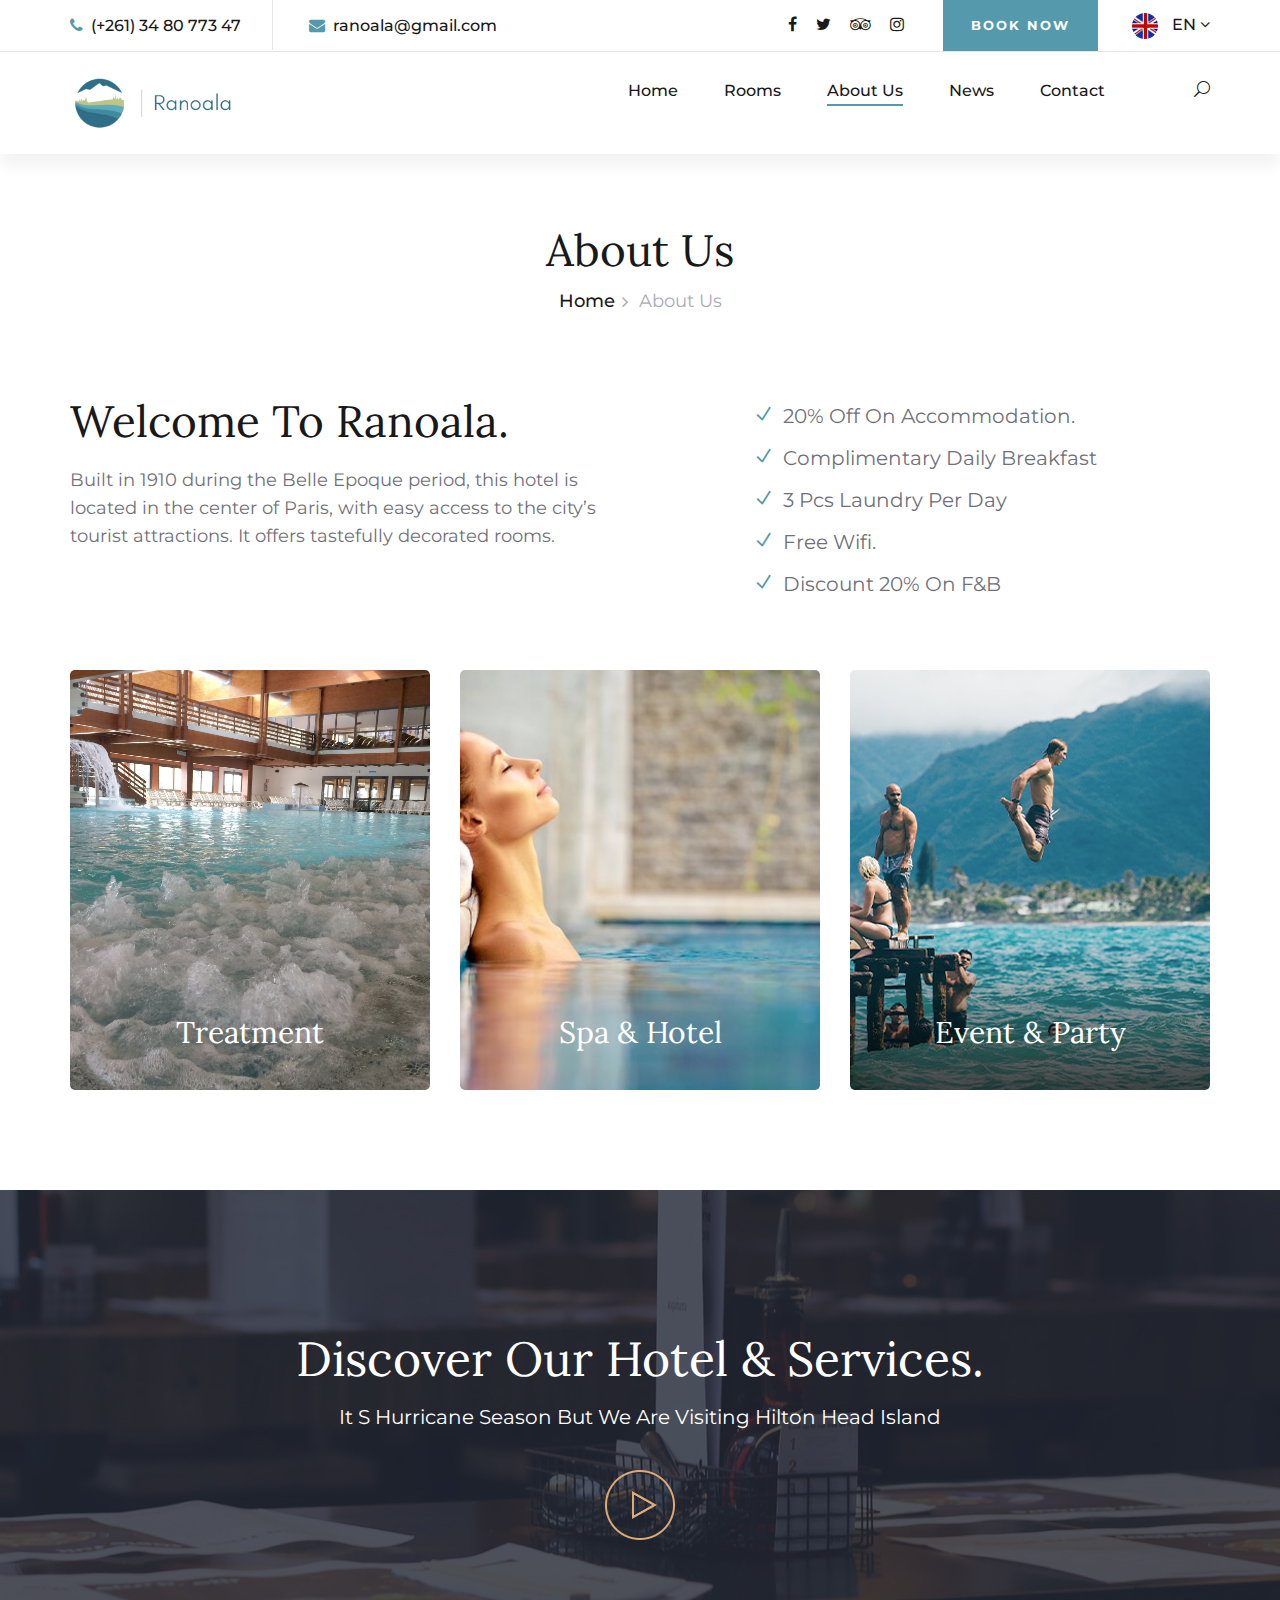
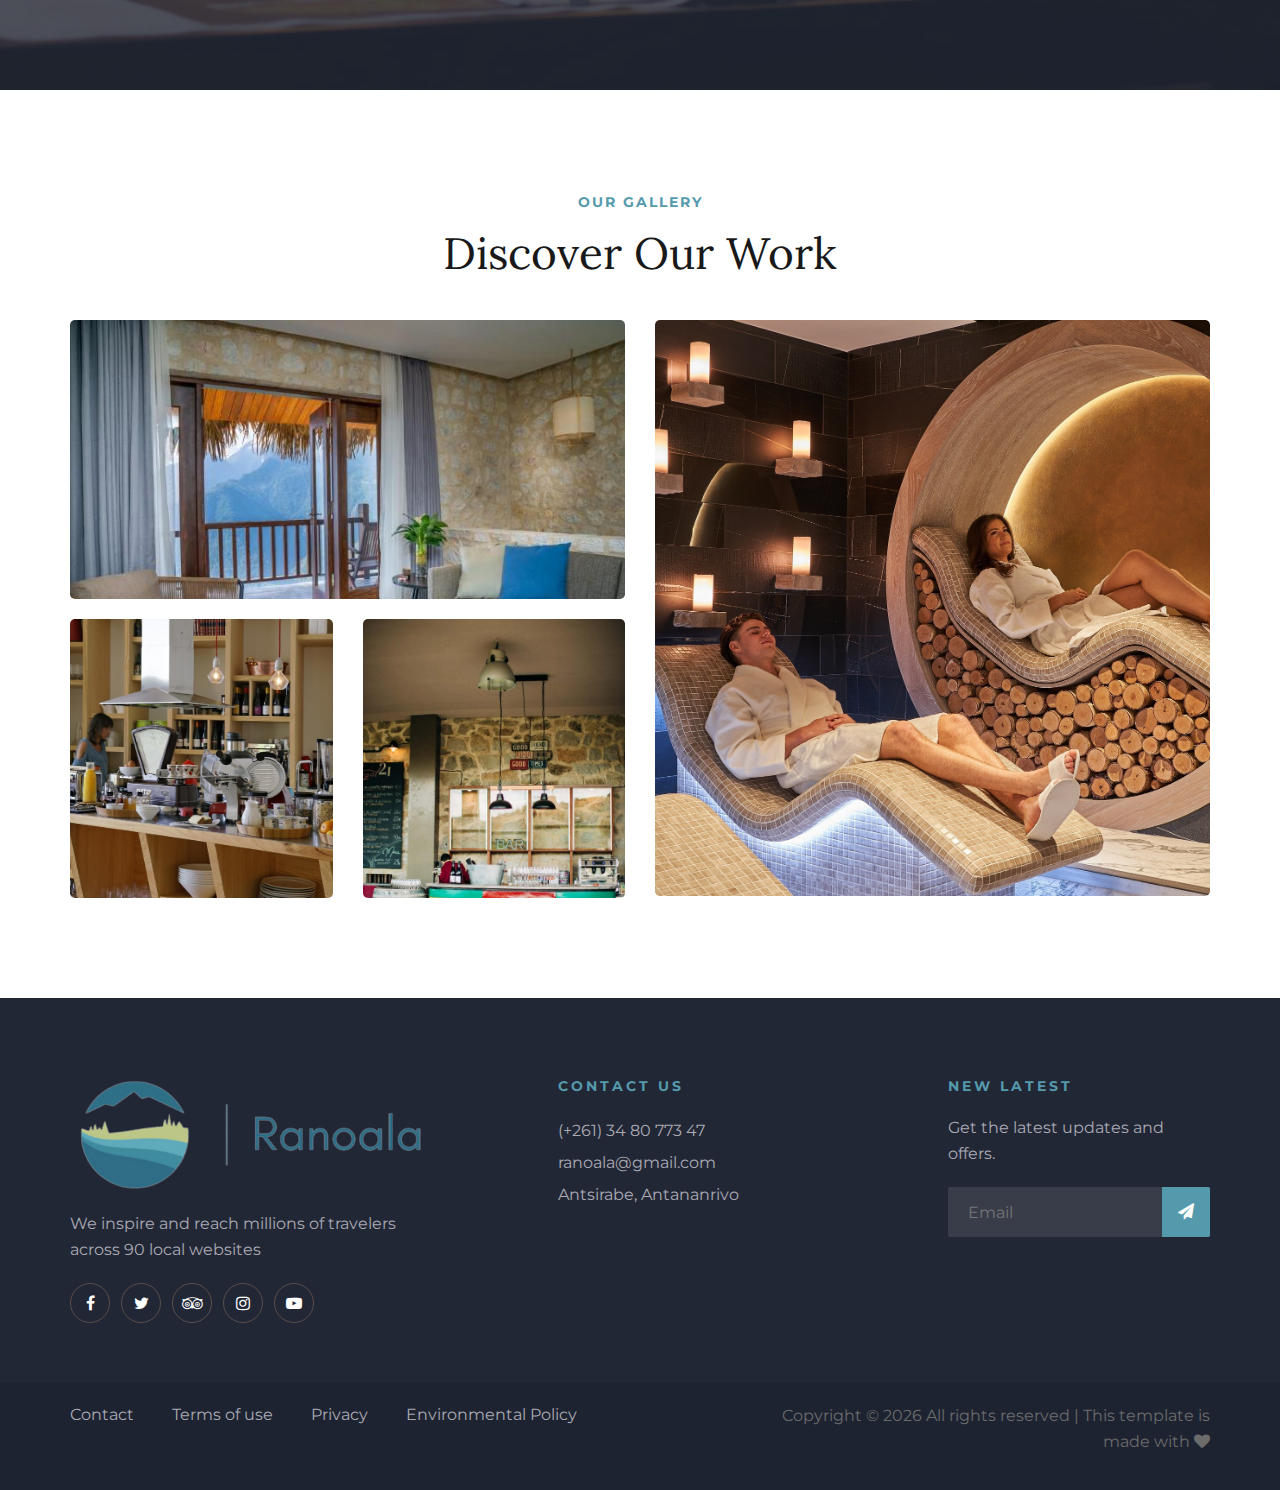
<file: about-us.html>
<!DOCTYPE html>
<html lang="zxx">
  <head>
    <meta charset="UTF-8" />
    <meta name="description" content="Ranoala Template" />
    <meta name="keywords" content="Ranoala, unica, creative, html" />
    <meta name="viewport" content="width=device-width, initial-scale=1.0" />
    <meta http-equiv="X-UA-Compatible" content="ie=edge" />
    <title>Ranoala | Template</title>

    <!-- Google Font -->
    <link
      href="https://fonts.googleapis.com/css?family=Lora:400,700&display=swap"
      rel="stylesheet"
    />
    <link rel="preconnect" href="https://fonts.googleapis.com" />
    <link rel="preconnect" href="https://fonts.gstatic.com" crossorigin />
    <link
      href="https://fonts.googleapis.com/css2?family=Montserrat:wght@200;300&display=swap"
      rel="stylesheet"
    />

    <!-- Css Styles -->
    <link rel="stylesheet" href="css/bootstrap.min.css" type="text/css" />
    <link rel="stylesheet" href="css/font-awesome.min.css" type="text/css" />
    <link rel="stylesheet" href="css/elegant-icons.css" type="text/css" />
    <link rel="stylesheet" href="css/flaticon.css" type="text/css" />
    <link rel="stylesheet" href="css/owl.carousel.min.css" type="text/css" />
    <link rel="stylesheet" href="css/nice-select.css" type="text/css" />
    <link rel="stylesheet" href="css/jquery-ui.min.css" type="text/css" />
    <link rel="stylesheet" href="css/magnific-popup.css" type="text/css" />
    <link rel="stylesheet" href="css/slicknav.min.css" type="text/css" />
    <link rel="stylesheet" href="css/style.css" type="text/css" />
  </head>

  <body>
    <!-- Page Preloder -->
    <div id="preloder">
      <div class="loader"></div>
    </div>

    <!-- Offcanvas Menu Section Begin -->
    <div class="offcanvas-menu-overlay"></div>
    <div class="canvas-open">
      <i class="icon_menu"></i>
    </div>
    <div class="offcanvas-menu-wrapper">
      <div class="canvas-close">
        <i class="icon_close"></i>
      </div>
      <div class="search-icon search-switch">
        <i class="icon_search"></i>
      </div>
      <div class="header-configure-area">
        <div class="language-option">
          <img src="img/flag.jpg" alt="" />
          <span>EN <i class="fa fa-angle-down"></i></span>
          <div class="flag-dropdown">
            <ul>
              <li><a href="#">Zi</a></li>
              <li><a href="#">Fr</a></li>
            </ul>
          </div>
        </div>
        <a href="#" class="bk-btn">Book Now</a>
      </div>
      <nav class="mainmenu mobile-menu">
        <ul>
          <li class="active"><a href="./index.html">Home</a></li>
          <li><a href="./rooms.html">Rooms</a></li>
          <li><a href="./about-us.html">About Us</a></li>
          
          <li><a href="./blog.html">News</a></li>
          <li><a href="./contact.html">Contact</a></li>
        </ul>
      </nav>
      <div id="mobile-menu-wrap"></div>
      <div class="top-social">
        <a href="#"><i class="fa fa-facebook"></i></a>
        <a href="#"><i class="fa fa-twitter"></i></a>
        <a href="#"><i class="fa fa-tripadvisor"></i></a>
        <a href="#"><i class="fa fa-instagram"></i></a>
      </div>
      <ul class="top-widget">
        <li><i class="fa fa-phone"></i> (+261) 34 80 773 47</li>
        <li><i class="fa fa-envelope"></i> ranoala@gmail.com</li>
      </ul>
    </div>
    <!-- Offcanvas Menu Section End -->

    <!-- Header Section Begin -->
    <header class="header-section header-normal">
      <div class="top-nav">
        <div class="container">
          <div class="row">
            <div class="col-lg-6">
              <ul class="tn-left">
                <li><i class="fa fa-phone"></i> (+261) 34 80 773 47</li>
                <li><i class="fa fa-envelope"></i> ranoala@gmail.com</li>
              </ul>
            </div>
            <div class="col-lg-6">
              <div class="tn-right">
                <div class="top-social">
                  <a href="#"><i class="fa fa-facebook"></i></a>
                  <a href="#"><i class="fa fa-twitter"></i></a>
                  <a href="#"><i class="fa fa-tripadvisor"></i></a>
                  <a href="#"><i class="fa fa-instagram"></i></a>
                </div>
                <a href="#" class="bk-btn">Book Now</a>
                <div class="language-option">
                  <img src="img/flag.jpg" alt="" />
                  <span>EN <i class="fa fa-angle-down"></i></span>
                  <div class="flag-dropdown">
                    <ul>
                      <li><a href="#">Zi</a></li>
                      <li><a href="#">Fr</a></li>
                    </ul>
                  </div>
                </div>
              </div>
            </div>
          </div>
        </div>
      </div>
      <div class="menu-item">
        <div class="container">
          <div class="row">
            <div class="col-lg-2">
              <div class="logo">
                <a href="./index.html">
                  <img src="img/logo.png" alt="" />
                </a>
              </div>
            </div>
            <div class="col-lg-10">
              <div class="nav-menu">
                <nav class="mainmenu">
                  <ul>
                    <li><a href="./index.html">Home</a></li>
                    <li><a href="./rooms.html">Rooms</a></li>
                    <li class="active">
                      <a href="./about-us.html">About Us</a>
                    </li>
                    <li><a href="./blog.html">News</a></li>
                    <li><a href="./contact.html">Contact</a></li>
                  </ul>
                </nav>
                <div class="nav-right search-switch">
                  <i class="icon_search"></i>
                </div>
              </div>
            </div>
          </div>
        </div>
      </div>
    </header>
    <!-- Header End -->

    <!-- Breadcrumb Section Begin -->
    <div class="breadcrumb-section">
      <div class="container">
        <div class="row">
          <div class="col-lg-12">
            <div class="breadcrumb-text">
              <h2>About Us</h2>
              <div class="bt-option">
                <a href="./index.html">Home</a>
                <span>About Us</span>
              </div>
            </div>
          </div>
        </div>
      </div>
    </div>
    <!-- Breadcrumb Section End -->

    <!-- About Us Page Section Begin -->
    <section class="aboutus-page-section spad">
      <div class="container">
        <div class="about-page-text">
          <div class="row">
            <div class="col-lg-6">
              <div class="ap-title">
                <h2>Welcome To Ranoala.</h2>
                <p>
                  Built in 1910 during the Belle Epoque period, this hotel is
                  located in the center of Paris, with easy access to the city’s
                  tourist attractions. It offers tastefully decorated rooms.
                </p>
              </div>
            </div>
            <div class="col-lg-5 offset-lg-1">
              <ul class="ap-services">
                <li><i class="icon_check"></i> 20% Off On Accommodation.</li>
                <li>
                  <i class="icon_check"></i> Complimentary Daily Breakfast
                </li>
                <li><i class="icon_check"></i> 3 Pcs Laundry Per Day</li>
                <li><i class="icon_check"></i> Free Wifi.</li>
                <li><i class="icon_check"></i> Discount 20% On F&B</li>
              </ul>
            </div>
          </div>
        </div>
        <div class="about-page-services">
          <div class="row">
            <div class="col-md-4">
              <div
                class="ap-service-item set-bg"
                data-setbg="img/about/about-p1.jpg"
              >
                <div class="api-text">
                  <h3>Treatment</h3>
                </div>
              </div>
            </div>
            <div class="col-md-4">
              <div
                class="ap-service-item set-bg"
                data-setbg="img/about/about-p2.jpg"
              >
                <div class="api-text">
                  <h3>Spa & Hotel</h3>
                </div>
              </div>
            </div>
            <div class="col-md-4">
              <div
                class="ap-service-item set-bg"
                data-setbg="img/about/about-p3.jpg"
              >
                <div class="api-text">
                  <h3>Event & Party</h3>
                </div>
              </div>
            </div>
          </div>
        </div>
      </div>
    </section>
    <!-- About Us Page Section End -->

    <!-- Video Section Begin -->
    <section class="video-section set-bg" data-setbg="img/video-bg.jpg">
      <div class="container">
        <div class="row">
          <div class="col-lg-12">
            <div class="video-text">
              <h2>Discover Our Hotel & Services.</h2>
              <p>
                It S Hurricane Season But We Are Visiting Hilton Head Island
              </p>
              <a
                href="https://www.youtube.com/watch?v=EzKkl64rRbM"
                class="play-btn video-popup"
                ><img src="img/play.png" alt=""
              /></a>
            </div>
          </div>
        </div>
      </div>
    </section>
    <!-- Video Section End -->

    <!-- Gallery Section Begin -->
    <section class="gallery-section spad">
      <div class="container">
        <div class="row">
          <div class="col-lg-12">
            <div class="section-title">
              <span>Our Gallery</span>
              <h2>Discover Our Work</h2>
            </div>
          </div>
        </div>
        <div class="row">
          <div class="col-lg-6">
            <div
              class="gallery-item set-bg"
              data-setbg="img/gallery/gallery-1.jpg"
            >
              <div class="gi-text">
                <h3>Room Luxury</h3>
              </div>
            </div>
            <div class="row">
              <div class="col-sm-6">
                <div
                  class="gallery-item set-bg"
                  data-setbg="img/gallery/gallery-3.jpg"
                >
                  <div class="gi-text">
                    <h3>Room Luxury</h3>
                  </div>
                </div>
              </div>
              <div class="col-sm-6">
                <div
                  class="gallery-item set-bg"
                  data-setbg="img/gallery/gallery-4.jpg"
                >
                  <div class="gi-text">
                    <h3>Room Luxury</h3>
                  </div>
                </div>
              </div>
            </div>
          </div>
          <div class="col-lg-6">
            <div
              class="gallery-item large-item set-bg"
              data-setbg="img/gallery/gallery-2.jpg"
            >
              <div class="gi-text">
                <h3>Room Luxury</h3>
              </div>
            </div>
          </div>
        </div>
      </div>
    </section>
    <!-- Gallery Section End -->

    <!-- Footer Section Begin -->
    <footer class="footer-section">
      <div class="container">
        <div class="footer-text">
          <div class="row">
            <div class="col-lg-4">
              <div class="ft-about">
                <div class="logo">
                  <a href="#">
                    <img src="img/logo.png" alt="" />
                  </a>
                </div>
                <p>
                  We inspire and reach millions of travelers<br />
                  across 90 local websites
                </p>
                <div class="fa-social">
                  <a href="#"><i class="fa fa-facebook"></i></a>
                  <a href="#"><i class="fa fa-twitter"></i></a>
                  <a href="#"><i class="fa fa-tripadvisor"></i></a>
                  <a href="#"><i class="fa fa-instagram"></i></a>
                  <a href="#"><i class="fa fa-youtube-play"></i></a>
                </div>
              </div>
            </div>
            <div class="col-lg-3 offset-lg-1">
              <div class="ft-contact">
                <h6>Contact Us</h6>
                <ul>
                  <li>(+261) 34 80 773 47</li>
                  <li>ranoala@gmail.com</li>
                  <li>Antsirabe, Antananrivo</li>
                </ul>
              </div>
            </div>
            <div class="col-lg-3 offset-lg-1">
              <div class="ft-newslatter">
                <h6>New latest</h6>
                <p>Get the latest updates and offers.</p>
                <form action="#" class="fn-form">
                  <input type="text" placeholder="Email" />
                  <button type="submit"><i class="fa fa-send"></i></button>
                </form>
              </div>
            </div>
          </div>
        </div>
      </div>
      <div class="copyright-option">
        <div class="container">
          <div class="row">
            <div class="col-lg-7">
              <ul>
                <li><a href="#">Contact</a></li>
                <li><a href="#">Terms of use</a></li>
                <li><a href="#">Privacy</a></li>
                <li><a href="#">Environmental Policy</a></li>
              </ul>
            </div>
            <div class="col-lg-5">
              <div class="co-text">
                <p>
                  <!-- Link back to Colorlib can't be removed. Template is licensed under CC BY 3.0. -->
                  Copyright &copy;
                  <script>
                    document.write(new Date().getFullYear());
                  </script>
                  All rights reserved | This template is made with
                  <i class="fa fa-heart" aria-hidden="true"></i> 
                </p>
              </div>
            </div>
          </div>
        </div>
      </div>
    </footer>
    <!-- Footer Section End -->

    <!-- Search model Begin -->
    <div class="search-model">
      <div class="h-100 d-flex align-items-center justify-content-center">
        <div class="search-close-switch"><i class="icon_close"></i></div>
        <form class="search-model-form">
          <input type="text" id="search-input" placeholder="Search here....." />
        </form>
      </div>
    </div>
    <!-- Search model end -->

    <!-- Js Plugins -->
    <script src="js/jquery-3.3.1.min.js"></script>
    <script src="js/bootstrap.min.js"></script>
    <script src="js/jquery.magnific-popup.min.js"></script>
    <script src="js/jquery.nice-select.min.js"></script>
    <script src="js/jquery-ui.min.js"></script>
    <script src="js/jquery.slicknav.js"></script>
    <script src="js/owl.carousel.min.js"></script>
    <script src="js/main.js"></script>
  </body>
</html>
</file>
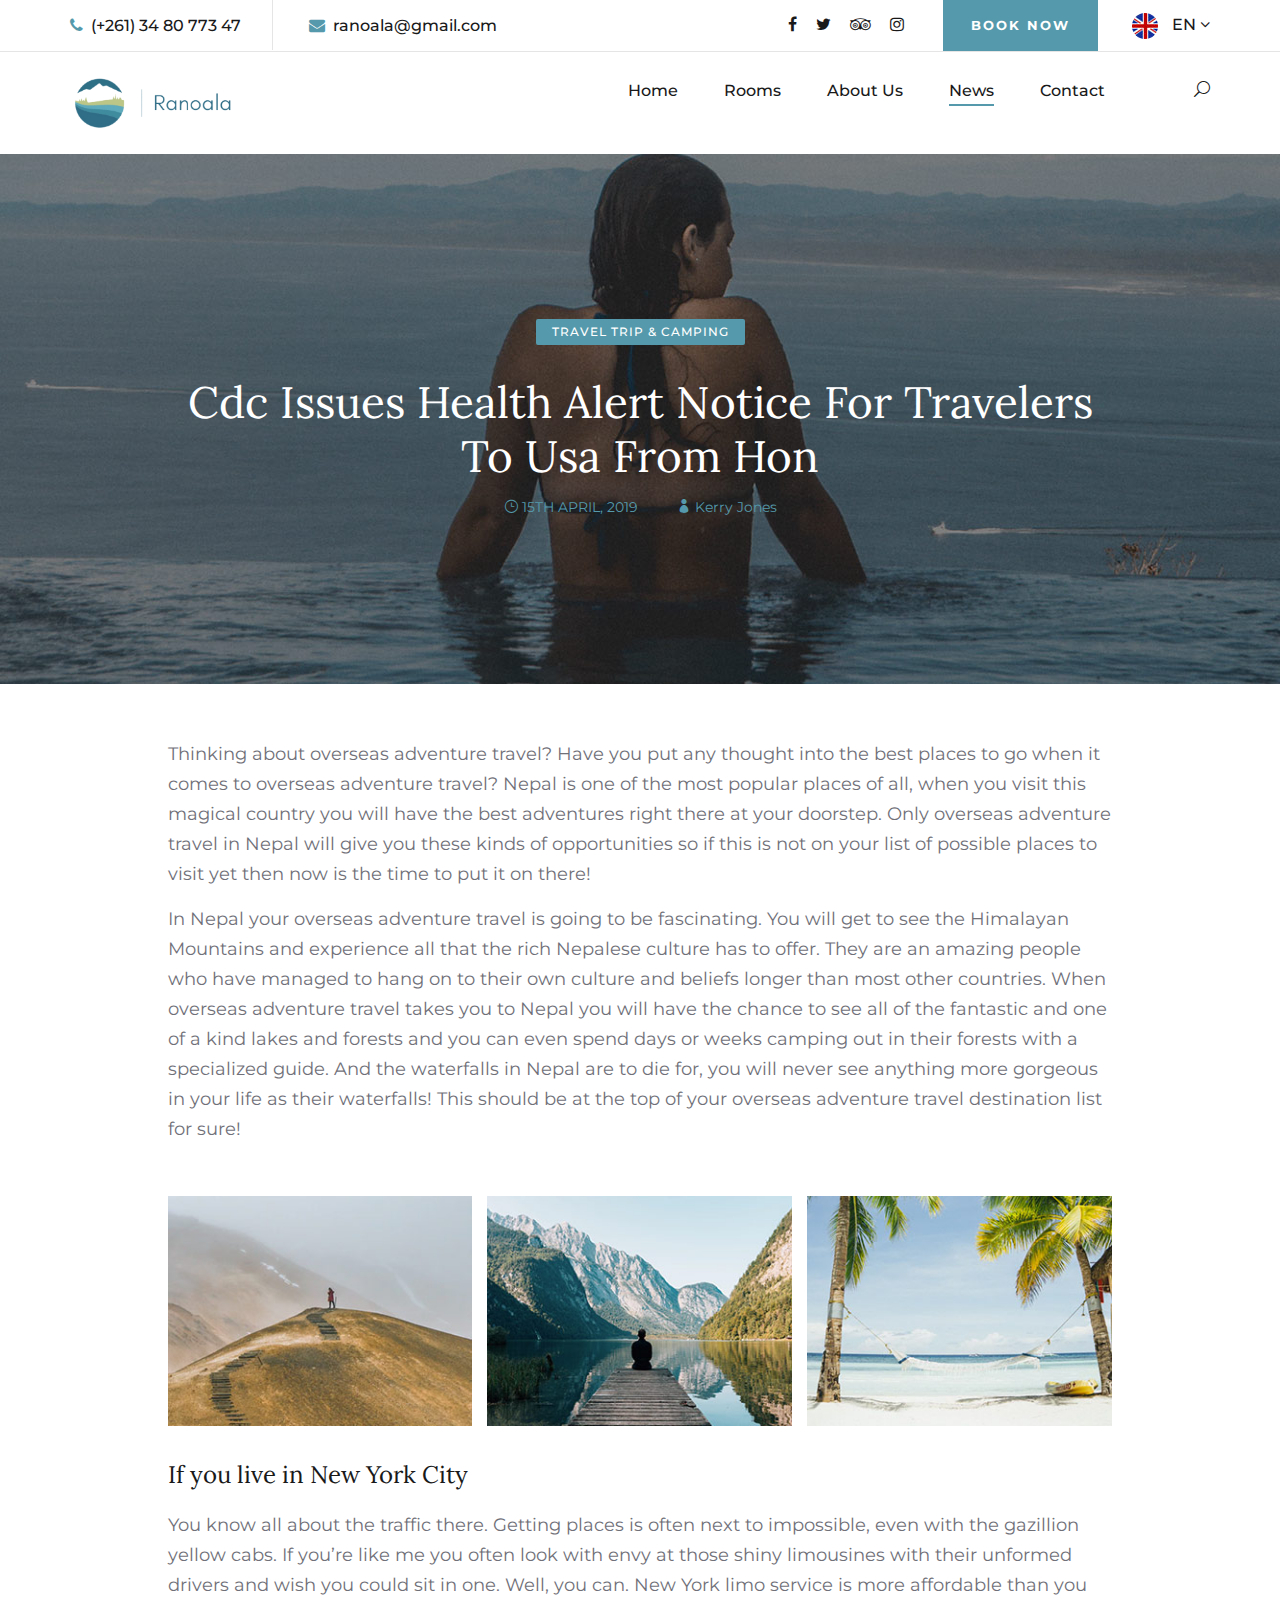
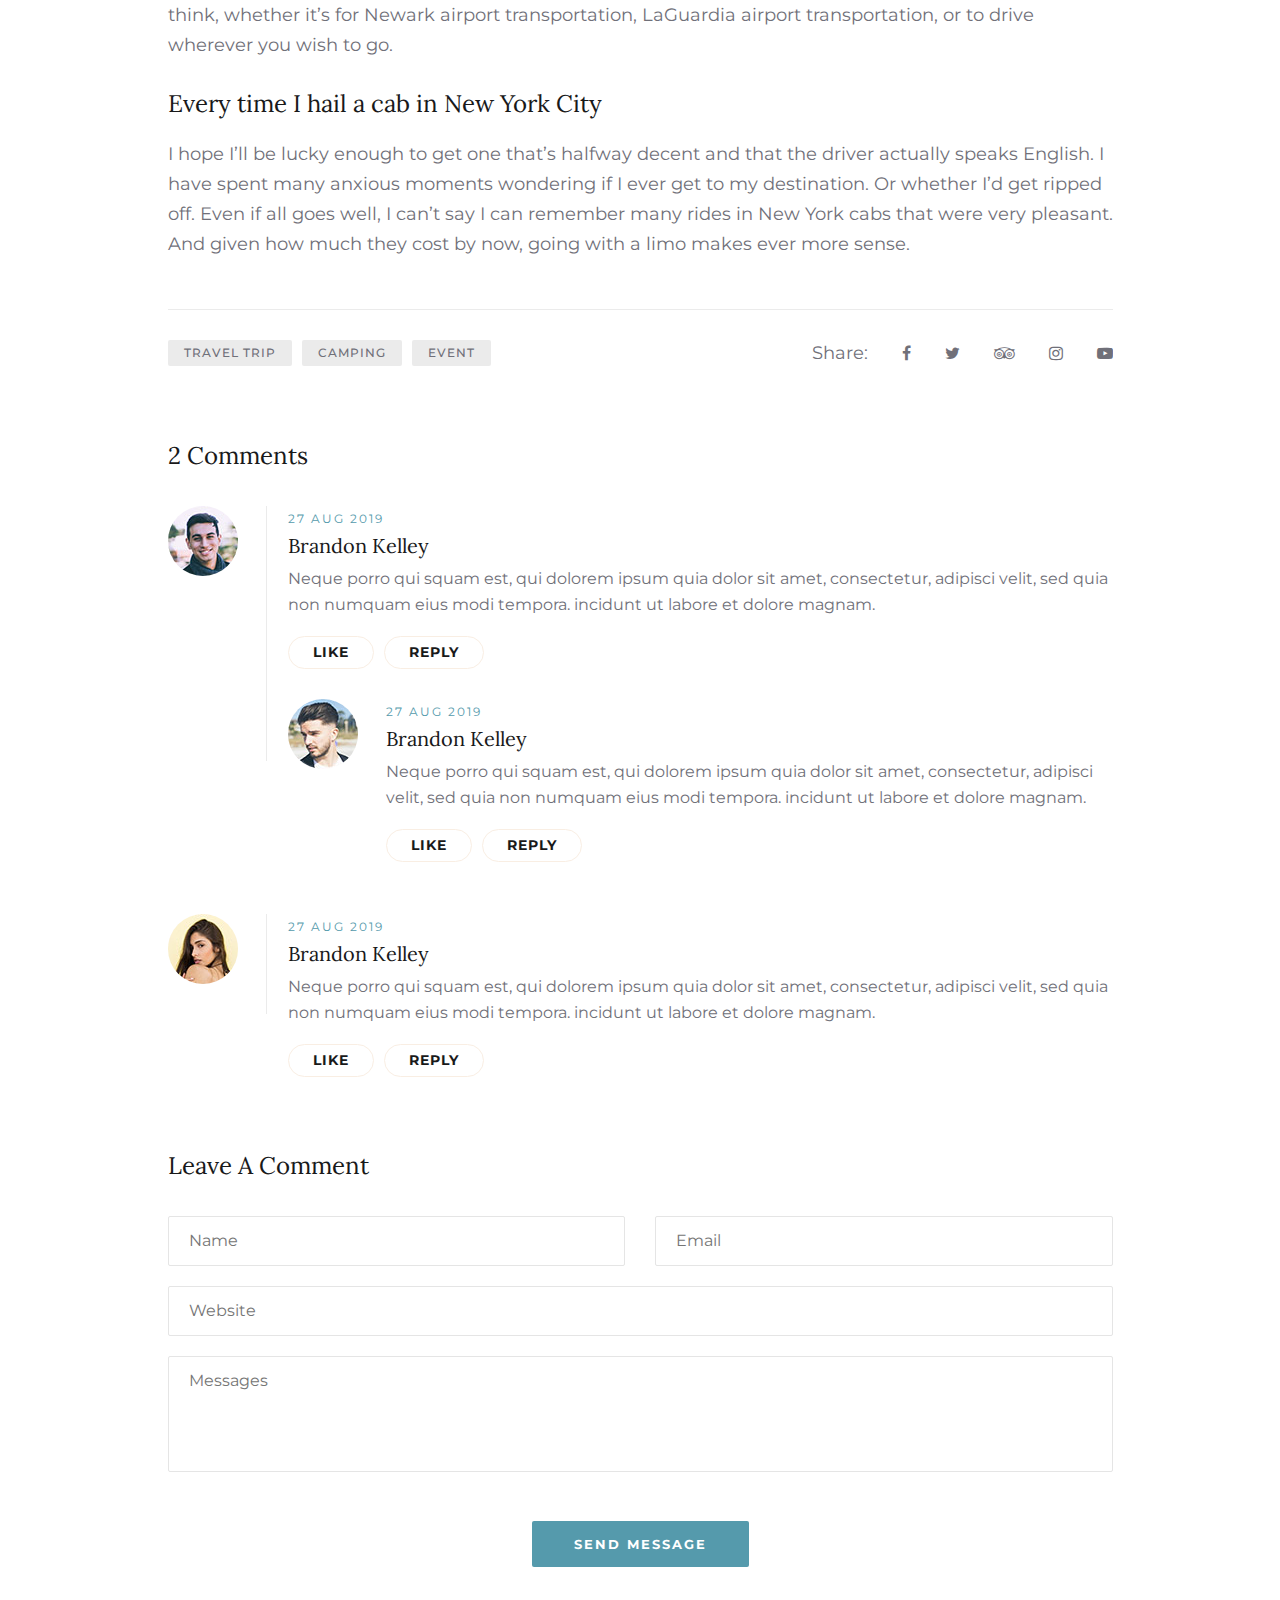
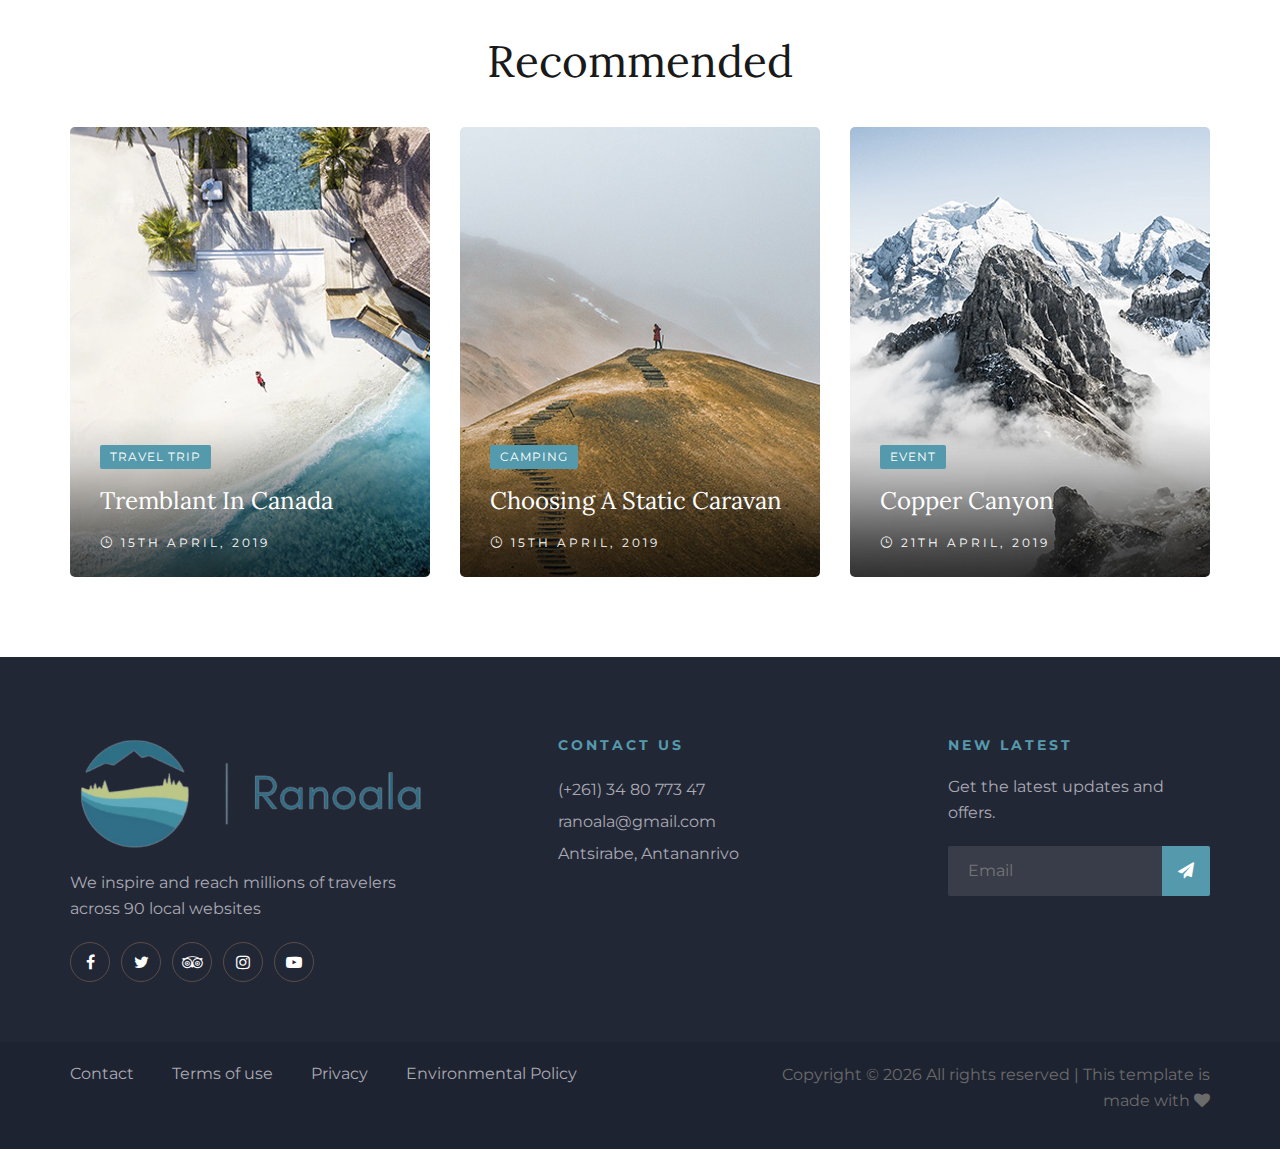
<file: blog-details.html>
<!DOCTYPE html>
<html lang="zxx">
  <head>
    <meta charset="UTF-8" />
    <meta name="description" content="Ranoala Template" />
    <meta name="keywords" content="Ranoala, unica, creative, html" />
    <meta name="viewport" content="width=device-width, initial-scale=1.0" />
    <meta http-equiv="X-UA-Compatible" content="ie=edge" />
    <title>Ranoala | Template</title>

    <!-- Google Font -->
    <link
      href="https://fonts.googleapis.com/css?family=Lora:400,700&display=swap"
      rel="stylesheet"
    />
    <link rel="preconnect" href="https://fonts.googleapis.com" />
    <link rel="preconnect" href="https://fonts.gstatic.com" crossorigin />
    <link
      href="https://fonts.googleapis.com/css2?family=Montserrat:wght@200;300&display=swap"
      rel="stylesheet"
    />

    <!-- Css Styles -->
    <link rel="stylesheet" href="css/bootstrap.min.css" type="text/css" />
    <link rel="stylesheet" href="css/font-awesome.min.css" type="text/css" />
    <link rel="stylesheet" href="css/elegant-icons.css" type="text/css" />
    <link rel="stylesheet" href="css/flaticon.css" type="text/css" />
    <link rel="stylesheet" href="css/owl.carousel.min.css" type="text/css" />
    <link rel="stylesheet" href="css/nice-select.css" type="text/css" />
    <link rel="stylesheet" href="css/jquery-ui.min.css" type="text/css" />
    <link rel="stylesheet" href="css/magnific-popup.css" type="text/css" />
    <link rel="stylesheet" href="css/slicknav.min.css" type="text/css" />
    <link rel="stylesheet" href="css/style.css" type="text/css" />
  </head>

  <body>
    <!-- Page Preloder -->
    <div id="preloder">
      <div class="loader"></div>
    </div>

    <!-- Offcanvas Menu Section Begin -->
    <div class="offcanvas-menu-overlay"></div>
    <div class="canvas-open">
      <i class="icon_menu"></i>
    </div>
    <div class="offcanvas-menu-wrapper">
      <div class="canvas-close">
        <i class="icon_close"></i>
      </div>
      <div class="search-icon search-switch">
        <i class="icon_search"></i>
      </div>
      <div class="header-configure-area">
        <div class="language-option">
          <img src="img/flag.jpg" alt="" />
          <span>EN <i class="fa fa-angle-down"></i></span>
          <div class="flag-dropdown">
            <ul>
              <li><a href="#">Zi</a></li>
              <li><a href="#">Fr</a></li>
            </ul>
          </div>
        </div>
        <a href="#" class="bk-btn">Book Now</a>
      </div>
      <nav class="mainmenu mobile-menu">
        <ul>
          <li class="active"><a href="./index.html">Home</a></li>
          <li><a href="./rooms.html">Rooms</a></li>
          <li><a href="./about-us.html">About Us</a></li>
          <li><a href="./blog.html">News</a></li>
          <li><a href="./contact.html">Contact</a></li>
        </ul>
      </nav>
      <div id="mobile-menu-wrap"></div>
      <div class="top-social">
        <a href="#"><i class="fa fa-facebook"></i></a>
        <a href="#"><i class="fa fa-twitter"></i></a>
        <a href="#"><i class="fa fa-tripadvisor"></i></a>
        <a href="#"><i class="fa fa-instagram"></i></a>
      </div>
      <ul class="top-widget">
        <li><i class="fa fa-phone"></i> (+261) 34 80 773 47</li>
        <li><i class="fa fa-envelope"></i> ranoala@gmail.com</li>
      </ul>
    </div>
    <!-- Offcanvas Menu Section End -->

    <!-- Header Section Begin -->
    <header class="header-section">
      <div class="top-nav">
        <div class="container">
          <div class="row">
            <div class="col-lg-6">
              <ul class="tn-left">
                <li><i class="fa fa-phone"></i> (+261) 34 80 773 47</li>
                <li><i class="fa fa-envelope"></i> ranoala@gmail.com</li>
              </ul>
            </div>
            <div class="col-lg-6">
              <div class="tn-right">
                <div class="top-social">
                  <a href="#"><i class="fa fa-facebook"></i></a>
                  <a href="#"><i class="fa fa-twitter"></i></a>
                  <a href="#"><i class="fa fa-tripadvisor"></i></a>
                  <a href="#"><i class="fa fa-instagram"></i></a>
                </div>
                <a href="#" class="bk-btn">Book Now</a>
                <div class="language-option">
                  <img src="img/flag.jpg" alt="" />
                  <span>EN <i class="fa fa-angle-down"></i></span>
                  <div class="flag-dropdown">
                    <ul>
                      <li><a href="#">Zi</a></li>
                      <li><a href="#">Fr</a></li>
                    </ul>
                  </div>
                </div>
              </div>
            </div>
          </div>
        </div>
      </div>
      <div class="menu-item">
        <div class="container">
          <div class="row">
            <div class="col-lg-2">
              <div class="logo">
                <a href="./index.html">
                  <img src="img/logo.png" alt="" />
                </a>
              </div>
            </div>
            <div class="col-lg-10">
              <div class="nav-menu">
                <nav class="mainmenu">
                  <ul>
                    <li><a href="./index.html">Home</a></li>
                    <li><a href="./rooms.html">Rooms</a></li>
                    <li><a href="./about-us.html">About Us</a></li>
                    <li class="active"><a href="./blog.html">News</a></li>
                    <li><a href="./contact.html">Contact</a></li>
                  </ul>
                </nav>
                <div class="nav-right search-switch">
                  <i class="icon_search"></i>
                </div>
              </div>
            </div>
          </div>
        </div>
      </div>
    </header>
    <!-- Header End -->

    <!-- Blog Details Hero Section Begin -->
    <section
      class="blog-details-hero set-bg"
      data-setbg="img/blog/blog-details/blog-details-hero.jpg"
    >
      <div class="container">
        <div class="row">
          <div class="col-lg-10 offset-lg-1">
            <div class="bd-hero-text">
              <span>Travel Trip & Camping</span>
              <h2>
                Cdc Issues Health Alert Notice For Travelers To Usa From Hon
              </h2>
              <ul>
                <li class="b-time">
                  <i class="icon_clock_alt"></i> 15th April, 2019
                </li>
                <li><i class="icon_profile"></i> Kerry Jones</li>
              </ul>
            </div>
          </div>
        </div>
      </div>
    </section>
    <!-- Blog Details Hero End -->

    <!-- Blog Details Section Begin -->
    <section class="blog-details-section">
      <div class="container">
        <div class="row">
          <div class="col-lg-10 offset-lg-1">
            <div class="blog-details-text">
              <div class="bd-title">
                <p>
                  Thinking about overseas adventure travel? Have you put any
                  thought into the best places to go when it comes to overseas
                  adventure travel? Nepal is one of the most popular places of
                  all, when you visit this magical country you will have the
                  best adventures right there at your doorstep. Only overseas
                  adventure travel in Nepal will give you these kinds of
                  opportunities so if this is not on your list of possible
                  places to visit yet then now is the time to put it on there!
                </p>
                <p>
                  In Nepal your overseas adventure travel is going to be
                  fascinating. You will get to see the Himalayan Mountains and
                  experience all that the rich Nepalese culture has to offer.
                  They are an amazing people who have managed to hang on to
                  their own culture and beliefs longer than most other
                  countries. When overseas adventure travel takes you to Nepal
                  you will have the chance to see all of the fantastic and one
                  of a kind lakes and forests and you can even spend days or
                  weeks camping out in their forests with a specialized guide.
                  And the waterfalls in Nepal are to die for, you will never see
                  anything more gorgeous in your life as their waterfalls! This
                  should be at the top of your overseas adventure travel
                  destination list for sure!
                </p>
              </div>
              <div class="bd-pic">
                <div class="bp-item">
                  <img src="img/blog/blog-details/blog-details-1.jpg" alt="" />
                </div>
                <div class="bp-item">
                  <img src="img/blog/blog-details/blog-details-2.jpg" alt="" />
                </div>
                <div class="bp-item">
                  <img src="img/blog/blog-details/blog-details-3.jpg" alt="" />
                </div>
              </div>
              <div class="bd-more-text">
                <div class="bm-item">
                  <h4>If you live in New York City</h4>
                  <p>
                    You know all about the traffic there. Getting places is
                    often next to impossible, even with the gazillion yellow
                    cabs. If you’re like me you often look with envy at those
                    shiny limousines with their unformed drivers and wish you
                    could sit in one. Well, you can. New York limo service is
                    more affordable than you think, whether it’s for Newark
                    airport transportation, LaGuardia airport transportation, or
                    to drive wherever you wish to go.
                  </p>
                </div>
                <div class="bm-item">
                  <h4>Every time I hail a cab in New York City</h4>
                  <p>
                    I hope I’ll be lucky enough to get one that’s halfway decent
                    and that the driver actually speaks English. I have spent
                    many anxious moments wondering if I ever get to my
                    destination. Or whether I’d get ripped off. Even if all goes
                    well, I can’t say I can remember many rides in New York cabs
                    that were very pleasant. And given how much they cost by
                    now, going with a limo makes ever more sense.
                  </p>
                </div>
              </div>
              <div class="tag-share">
                <div class="tags">
                  <a href="#">Travel Trip</a>
                  <a href="#">Camping</a>
                  <a href="#">Event</a>
                </div>
                <div class="social-share">
                  <span>Share:</span>
                  <a href="#"><i class="fa fa-facebook"></i></a>
                  <a href="#"><i class="fa fa-twitter"></i></a>
                  <a href="#"><i class="fa fa-tripadvisor"></i></a>
                  <a href="#"><i class="fa fa-instagram"></i></a>
                  <a href="#"><i class="fa fa-youtube-play"></i></a>
                </div>
              </div>
              <div class="comment-option">
                <h4>2 Comments</h4>
                <div class="single-comment-item first-comment">
                  <div class="sc-author">
                    <img
                      src="img/blog/blog-details/avatar/avatar-1.jpg"
                      alt=""
                    />
                  </div>
                  <div class="sc-text">
                    <span>27 Aug 2019</span>
                    <h5>Brandon Kelley</h5>
                    <p>
                      Neque porro qui squam est, qui dolorem ipsum quia dolor
                      sit amet, consectetur, adipisci velit, sed quia non
                      numquam eius modi tempora. incidunt ut labore et dolore
                      magnam.
                    </p>
                    <a href="#" class="comment-btn">Like</a>
                    <a href="#" class="comment-btn">Reply</a>
                  </div>
                </div>
                <div class="single-comment-item reply-comment">
                  <div class="sc-author">
                    <img
                      src="img/blog/blog-details/avatar/avatar-2.jpg"
                      alt=""
                    />
                  </div>
                  <div class="sc-text">
                    <span>27 Aug 2019</span>
                    <h5>Brandon Kelley</h5>
                    <p>
                      Neque porro qui squam est, qui dolorem ipsum quia dolor
                      sit amet, consectetur, adipisci velit, sed quia non
                      numquam eius modi tempora. incidunt ut labore et dolore
                      magnam.
                    </p>
                    <a href="#" class="comment-btn like-btn">Like</a>
                    <a href="#" class="comment-btn reply-btn">Reply</a>
                  </div>
                </div>
                <div class="single-comment-item second-comment">
                  <div class="sc-author">
                    <img
                      src="img/blog/blog-details/avatar/avatar-3.jpg"
                      alt=""
                    />
                  </div>
                  <div class="sc-text">
                    <span>27 Aug 2019</span>
                    <h5>Brandon Kelley</h5>
                    <p>
                      Neque porro qui squam est, qui dolorem ipsum quia dolor
                      sit amet, consectetur, adipisci velit, sed quia non
                      numquam eius modi tempora. incidunt ut labore et dolore
                      magnam.
                    </p>
                    <a href="#" class="comment-btn">Like</a>
                    <a href="#" class="comment-btn">Reply</a>
                  </div>
                </div>
              </div>
              <div class="leave-comment">
                <h4>Leave A Comment</h4>
                <form action="#" class="comment-form">
                  <div class="row">
                    <div class="col-lg-6">
                      <input type="text" placeholder="Name" />
                    </div>
                    <div class="col-lg-6">
                      <input type="text" placeholder="Email" />
                    </div>
                    <div class="col-lg-12 text-center">
                      <input type="text" placeholder="Website" />
                      <textarea placeholder="Messages"></textarea>
                      <button type="submit" class="site-btn">
                        Send Message
                      </button>
                    </div>
                  </div>
                </form>
              </div>
            </div>
          </div>
        </div>
      </div>
    </section>
    <!-- Blog Details Section End -->

    <!-- Recommend Blog Section Begin -->
    <section class="recommend-blog-section spad">
      <div class="container">
        <div class="row">
          <div class="col-lg-12">
            <div class="section-title">
              <h2>Recommended</h2>
            </div>
          </div>
        </div>
        <div class="row">
          <div class="col-md-4">
            <div class="blog-item set-bg" data-setbg="img/blog/blog-1.jpg">
              <div class="bi-text">
                <span class="b-tag">Travel Trip</span>
                <h4><a href="#">Tremblant In Canada</a></h4>
                <div class="b-time">
                  <i class="icon_clock_alt"></i> 15th April, 2019
                </div>
              </div>
            </div>
          </div>
          <div class="col-md-4">
            <div class="blog-item set-bg" data-setbg="img/blog/blog-2.jpg">
              <div class="bi-text">
                <span class="b-tag">Camping</span>
                <h4><a href="#">Choosing A Static Caravan</a></h4>
                <div class="b-time">
                  <i class="icon_clock_alt"></i> 15th April, 2019
                </div>
              </div>
            </div>
          </div>
          <div class="col-md-4">
            <div class="blog-item set-bg" data-setbg="img/blog/blog-3.jpg">
              <div class="bi-text">
                <span class="b-tag">Event</span>
                <h4><a href="#">Copper Canyon</a></h4>
                <div class="b-time">
                  <i class="icon_clock_alt"></i> 21th April, 2019
                </div>
              </div>
            </div>
          </div>
        </div>
      </div>
    </section>
    <!-- Recommend Blog Section End -->

    <!-- Footer Section Begin -->
    <footer class="footer-section">
      <div class="container">
        <div class="footer-text">
          <div class="row">
            <div class="col-lg-4">
              <div class="ft-about">
                <div class="logo">
                  <a href="#">
                    <img src="img/logo.png" alt="" />
                  </a>
                </div>
                <p>
                  We inspire and reach millions of travelers<br />
                  across 90 local websites
                </p>
                <div class="fa-social">
                  <a href="#"><i class="fa fa-facebook"></i></a>
                  <a href="#"><i class="fa fa-twitter"></i></a>
                  <a href="#"><i class="fa fa-tripadvisor"></i></a>
                  <a href="#"><i class="fa fa-instagram"></i></a>
                  <a href="#"><i class="fa fa-youtube-play"></i></a>
                </div>
              </div>
            </div>
            <div class="col-lg-3 offset-lg-1">
              <div class="ft-contact">
                <h6>Contact Us</h6>
                <ul>
                  <li>(+261) 34 80 773 47</li>
                  <li>ranoala@gmail.com</li>
                  <li>Antsirabe, Antananrivo</li>
                </ul>
              </div>
            </div>
            <div class="col-lg-3 offset-lg-1">
              <div class="ft-newslatter">
                <h6>New latest</h6>
                <p>Get the latest updates and offers.</p>
                <form action="#" class="fn-form">
                  <input type="text" placeholder="Email" />
                  <button type="submit"><i class="fa fa-send"></i></button>
                </form>
              </div>
            </div>
          </div>
        </div>
      </div>
      <div class="copyright-option">
        <div class="container">
          <div class="row">
            <div class="col-lg-7">
              <ul>
                <li><a href="#">Contact</a></li>
                <li><a href="#">Terms of use</a></li>
                <li><a href="#">Privacy</a></li>
                <li><a href="#">Environmental Policy</a></li>
              </ul>
            </div>
            <div class="col-lg-5">
              <div class="co-text">
                <p>
                  <!-- Link back to Colorlib can't be removed. Template is licensed under CC BY 3.0. -->
                  Copyright &copy;
                  <script>
                    document.write(new Date().getFullYear());
                  </script>
                  All rights reserved | This template is made with
                  <i class="fa fa-heart" aria-hidden="true"></i> 
                </p>
              </div>
            </div>
          </div>
        </div>
      </div>
    </footer>
    <!-- Footer Section End -->

    <!-- Search model Begin -->
    <div class="search-model">
      <div class="h-100 d-flex align-items-center justify-content-center">
        <div class="search-close-switch"><i class="icon_close"></i></div>
        <form class="search-model-form">
          <input type="text" id="search-input" placeholder="Search here....." />
        </form>
      </div>
    </div>
    <!-- Search model end -->

    <!-- Js Plugins -->
    <script src="js/jquery-3.3.1.min.js"></script>
    <script src="js/bootstrap.min.js"></script>
    <script src="js/jquery.magnific-popup.min.js"></script>
    <script src="js/jquery.nice-select.min.js"></script>
    <script src="js/jquery-ui.min.js"></script>
    <script src="js/jquery.slicknav.js"></script>
    <script src="js/owl.carousel.min.js"></script>
    <script src="js/main.js"></script>
  </body>
</html>
</file>
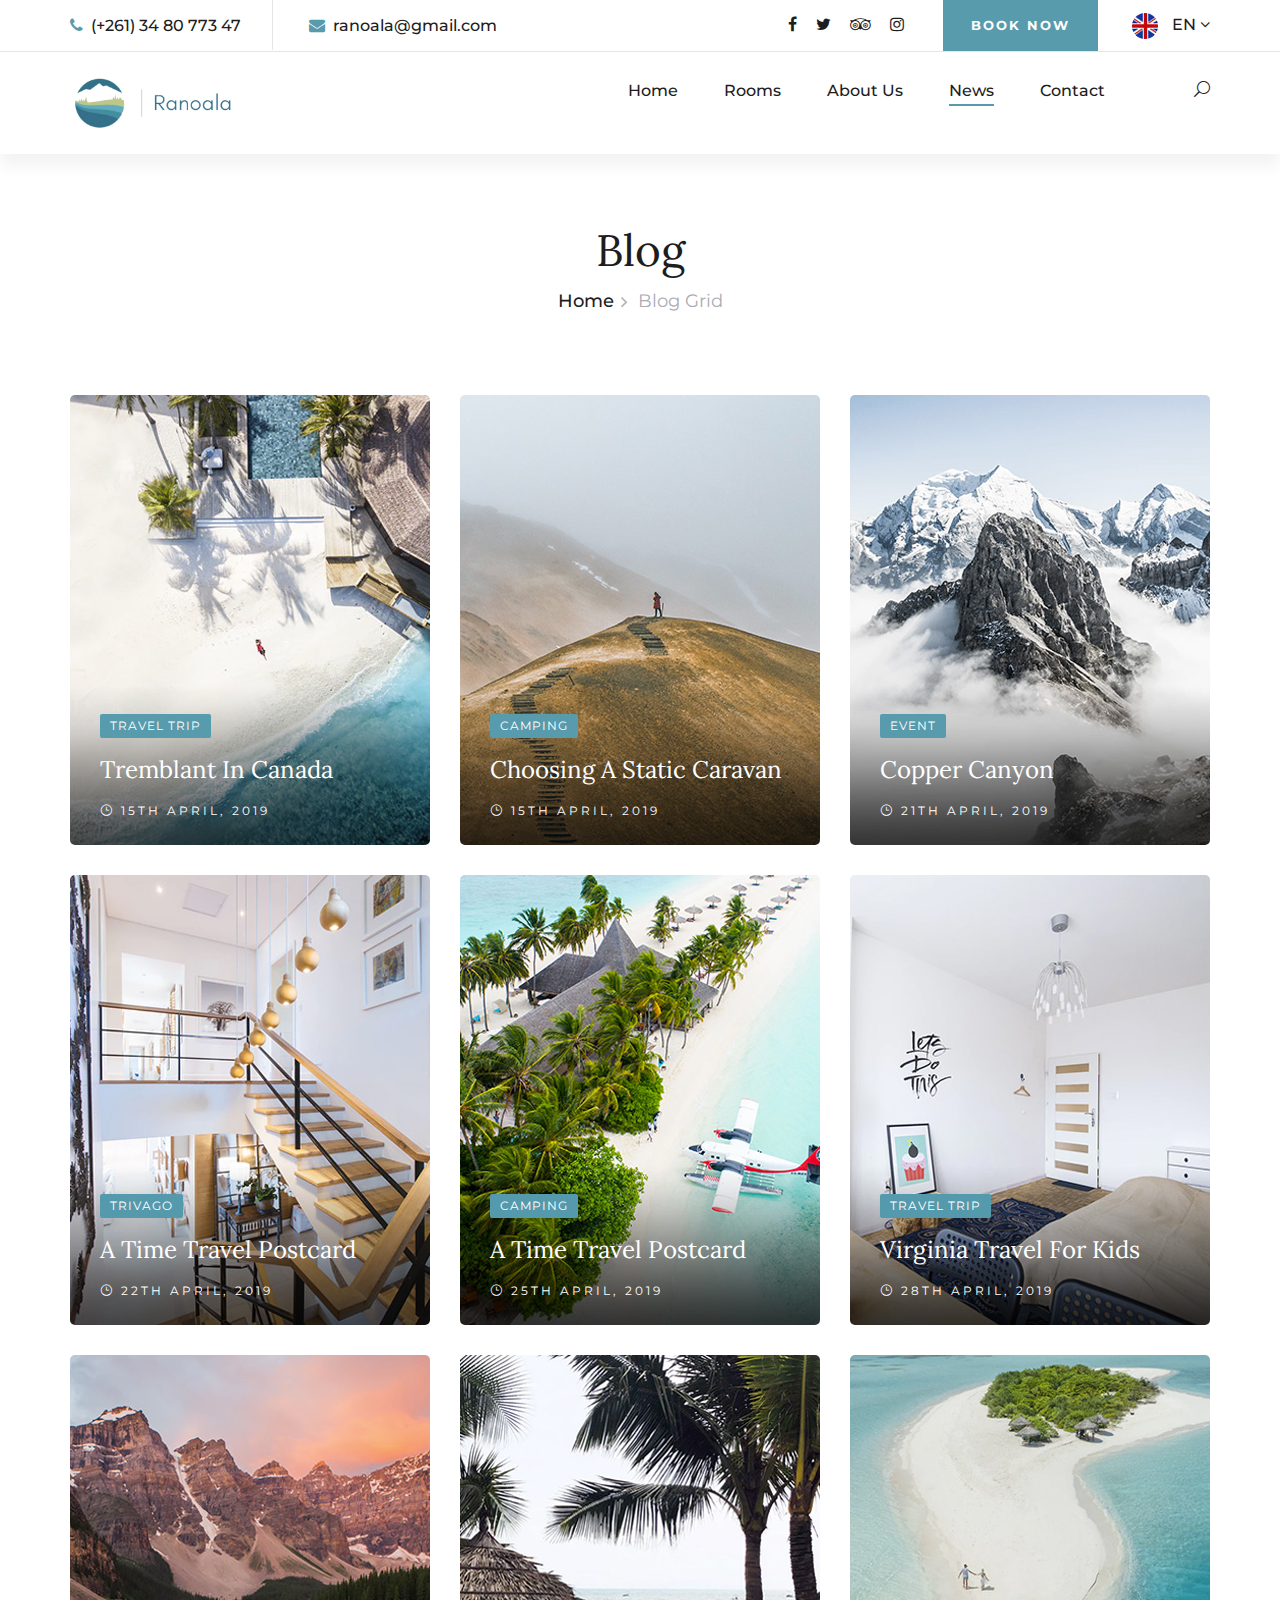
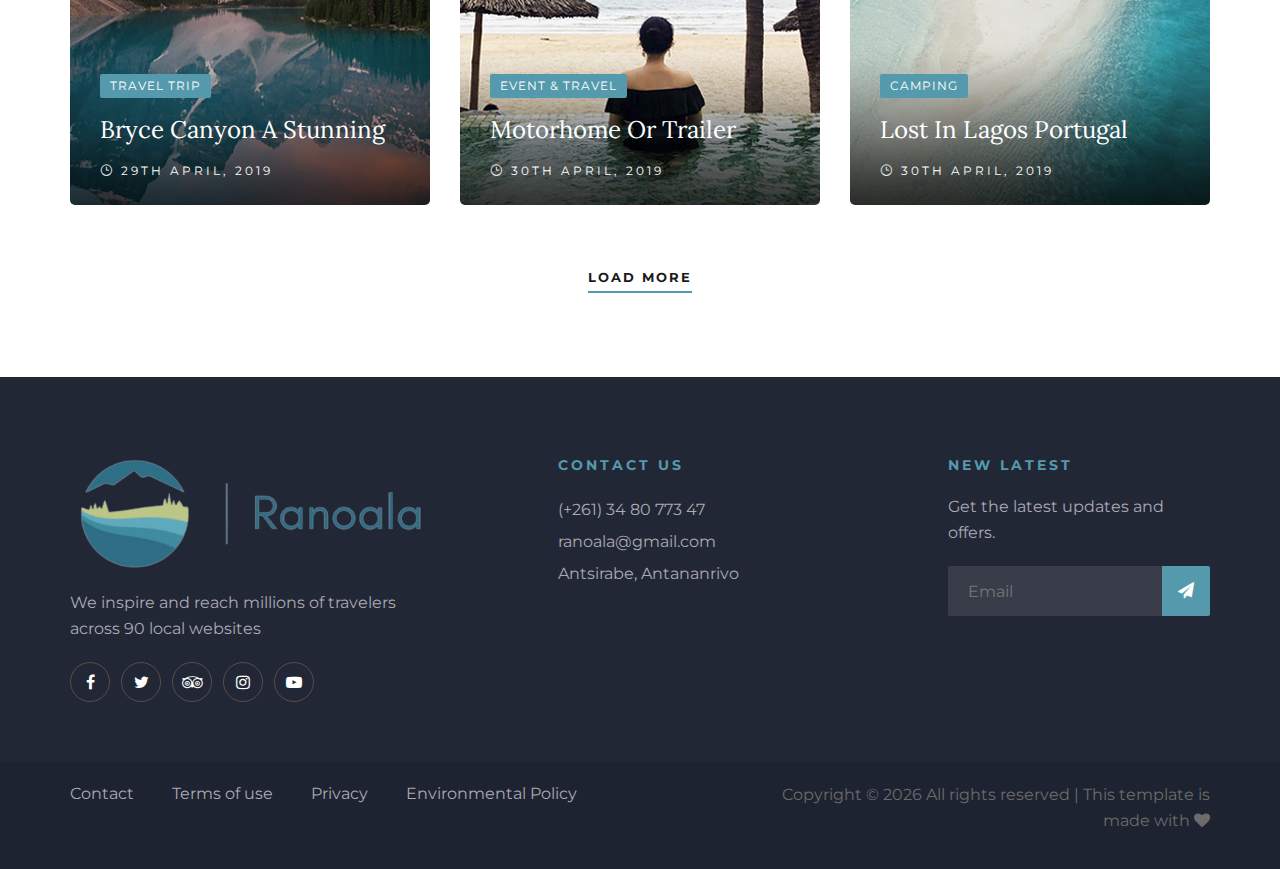
<file: blog.html>
<!DOCTYPE html>
<html lang="zxx">
  <head>
    <meta charset="UTF-8" />
    <meta name="description" content="Ranoala Template" />
    <meta name="keywords" content="Ranoala, unica, creative, html" />
    <meta name="viewport" content="width=device-width, initial-scale=1.0" />
    <meta http-equiv="X-UA-Compatible" content="ie=edge" />
    <title>Ranoala | Template</title>

    <!-- Google Font -->
    <link
      href="https://fonts.googleapis.com/css?family=Lora:400,700&display=swap"
      rel="stylesheet"
    />
    <link rel="preconnect" href="https://fonts.googleapis.com" />
    <link rel="preconnect" href="https://fonts.gstatic.com" crossorigin />
    <link
      href="https://fonts.googleapis.com/css2?family=Montserrat:wght@200;300&display=swap"
      rel="stylesheet"
    />

    <!-- Css Styles -->
    <link rel="stylesheet" href="css/bootstrap.min.css" type="text/css" />
    <link rel="stylesheet" href="css/font-awesome.min.css" type="text/css" />
    <link rel="stylesheet" href="css/elegant-icons.css" type="text/css" />
    <link rel="stylesheet" href="css/flaticon.css" type="text/css" />
    <link rel="stylesheet" href="css/owl.carousel.min.css" type="text/css" />
    <link rel="stylesheet" href="css/nice-select.css" type="text/css" />
    <link rel="stylesheet" href="css/jquery-ui.min.css" type="text/css" />
    <link rel="stylesheet" href="css/magnific-popup.css" type="text/css" />
    <link rel="stylesheet" href="css/slicknav.min.css" type="text/css" />
    <link rel="stylesheet" href="css/style.css" type="text/css" />
  </head>

  <body>
    <!-- Page Preloder -->
    <div id="preloder">
      <div class="loader"></div>
    </div>

    <!-- Offcanvas Menu Section Begin -->
    <div class="offcanvas-menu-overlay"></div>
    <div class="canvas-open">
      <i class="icon_menu"></i>
    </div>
    <div class="offcanvas-menu-wrapper">
      <div class="canvas-close">
        <i class="icon_close"></i>
      </div>
      <div class="search-icon search-switch">
        <i class="icon_search"></i>
      </div>
      <div class="header-configure-area">
        <div class="language-option">
          <img src="img/flag.jpg" alt="" />
          <span>EN <i class="fa fa-angle-down"></i></span>
          <div class="flag-dropdown">
            <ul>
              <li><a href="#">Zi</a></li>
              <li><a href="#">Fr</a></li>
            </ul>
          </div>
        </div>
        <a href="#" class="bk-btn">Book Now</a>
      </div>
      <nav class="mainmenu mobile-menu">
        <ul>
          <li class="active"><a href="./index.html">Home</a></li>
          <li><a href="./rooms.html">Rooms</a></li>
          <li><a href="./about-us.html">About Us</a></li>
          <li><a href="./blog.html">News</a></li>
          <li><a href="./contact.html">Contact</a></li>
        </ul>
      </nav>
      <div id="mobile-menu-wrap"></div>
      <div class="top-social">
        <a href="#"><i class="fa fa-facebook"></i></a>
        <a href="#"><i class="fa fa-twitter"></i></a>
        <a href="#"><i class="fa fa-tripadvisor"></i></a>
        <a href="#"><i class="fa fa-instagram"></i></a>
      </div>
      <ul class="top-widget">
        <li><i class="fa fa-phone"></i> (+261) 34 80 773 47</li>
        <li><i class="fa fa-envelope"></i> ranoala@gmail.com</li>
      </ul>
    </div>
    <!-- Offcanvas Menu Section End -->

    <!-- Header Section Begin -->
    <header class="header-section header-normal">
      <div class="top-nav">
        <div class="container">
          <div class="row">
            <div class="col-lg-6">
              <ul class="tn-left">
                <li><i class="fa fa-phone"></i> (+261) 34 80 773 47</li>
                <li><i class="fa fa-envelope"></i> ranoala@gmail.com</li>
              </ul>
            </div>
            <div class="col-lg-6">
              <div class="tn-right">
                <div class="top-social">
                  <a href="#"><i class="fa fa-facebook"></i></a>
                  <a href="#"><i class="fa fa-twitter"></i></a>
                  <a href="#"><i class="fa fa-tripadvisor"></i></a>
                  <a href="#"><i class="fa fa-instagram"></i></a>
                </div>
                <a href="#" class="bk-btn">Book Now</a>
                <div class="language-option">
                  <img src="img/flag.jpg" alt="" />
                  <span>EN <i class="fa fa-angle-down"></i></span>
                  <div class="flag-dropdown">
                    <ul>
                      <li><a href="#">Zi</a></li>
                      <li><a href="#">Fr</a></li>
                    </ul>
                  </div>
                </div>
              </div>
            </div>
          </div>
        </div>
      </div>
      <div class="menu-item">
        <div class="container">
          <div class="row">
            <div class="col-lg-2">
              <div class="logo">
                <a href="./index.html">
                  <img src="img/logo.png" alt="" />
                </a>
              </div>
            </div>
            <div class="col-lg-10">
              <div class="nav-menu">
                <nav class="mainmenu">
                  <ul>
                    <li><a href="./index.html">Home</a></li>
                    <li><a href="./rooms.html">Rooms</a></li>
                    <li><a href="./about-us.html">About Us</a></li>
                    <li class="active"><a href="./blog.html">News</a></li>
                    <li><a href="./contact.html">Contact</a></li>
                  </ul>
                </nav>
                <div class="nav-right search-switch">
                  <i class="icon_search"></i>
                </div>
              </div>
            </div>
          </div>
        </div>
      </div>
    </header>
    <!-- Header End -->

    <!-- Breadcrumb Section Begin -->
    <div class="breadcrumb-section">
      <div class="container">
        <div class="row">
          <div class="col-lg-12">
            <div class="breadcrumb-text">
              <h2>Blog</h2>
              <div class="bt-option">
                <a href="./home.html">Home</a>
                <span>Blog Grid</span>
              </div>
            </div>
          </div>
        </div>
      </div>
    </div>
    <!-- Breadcrumb Section End -->

    <!-- Blog Section Begin -->
    <section class="blog-section blog-page spad">
      <div class="container">
        <div class="row">
          <div class="col-lg-4 col-md-6">
            <div class="blog-item set-bg" data-setbg="img/blog/blog-1.jpg">
              <div class="bi-text">
                <span class="b-tag">Travel Trip</span>
                <h4><a href="./blog-details.html">Tremblant In Canada</a></h4>
                <div class="b-time">
                  <i class="icon_clock_alt"></i> 15th April, 2019
                </div>
              </div>
            </div>
          </div>
          <div class="col-lg-4 col-md-6">
            <div class="blog-item set-bg" data-setbg="img/blog/blog-2.jpg">
              <div class="bi-text">
                <span class="b-tag">Camping</span>
                <h4>
                  <a href="./blog-details.html">Choosing A Static Caravan</a>
                </h4>
                <div class="b-time">
                  <i class="icon_clock_alt"></i> 15th April, 2019
                </div>
              </div>
            </div>
          </div>
          <div class="col-lg-4 col-md-6">
            <div class="blog-item set-bg" data-setbg="img/blog/blog-3.jpg">
              <div class="bi-text">
                <span class="b-tag">Event</span>
                <h4><a href="./blog-details.html">Copper Canyon</a></h4>
                <div class="b-time">
                  <i class="icon_clock_alt"></i> 21th April, 2019
                </div>
              </div>
            </div>
          </div>
          <div class="col-lg-4 col-md-6">
            <div class="blog-item set-bg" data-setbg="img/blog/blog-4.jpg">
              <div class="bi-text">
                <span class="b-tag">Trivago</span>
                <h4>
                  <a href="./blog-details.html">A Time Travel Postcard</a>
                </h4>
                <div class="b-time">
                  <i class="icon_clock_alt"></i> 22th April, 2019
                </div>
              </div>
            </div>
          </div>
          <div class="col-lg-4 col-md-6">
            <div class="blog-item set-bg" data-setbg="img/blog/blog-5.jpg">
              <div class="bi-text">
                <span class="b-tag">Camping</span>
                <h4>
                  <a href="./blog-details.html">A Time Travel Postcard</a>
                </h4>
                <div class="b-time">
                  <i class="icon_clock_alt"></i> 25th April, 2019
                </div>
              </div>
            </div>
          </div>
          <div class="col-lg-4 col-md-6">
            <div class="blog-item set-bg" data-setbg="img/blog/blog-6.jpg">
              <div class="bi-text">
                <span class="b-tag">Travel Trip</span>
                <h4>
                  <a href="./blog-details.html">Virginia Travel For Kids</a>
                </h4>
                <div class="b-time">
                  <i class="icon_clock_alt"></i> 28th April, 2019
                </div>
              </div>
            </div>
          </div>
          <div class="col-lg-4 col-md-6">
            <div class="blog-item set-bg" data-setbg="img/blog/blog-7.jpg">
              <div class="bi-text">
                <span class="b-tag">Travel Trip</span>
                <h4>
                  <a href="./blog-details.html">Bryce Canyon A Stunning</a>
                </h4>
                <div class="b-time">
                  <i class="icon_clock_alt"></i> 29th April, 2019
                </div>
              </div>
            </div>
          </div>
          <div class="col-lg-4 col-md-6">
            <div class="blog-item set-bg" data-setbg="img/blog/blog-8.jpg">
              <div class="bi-text">
                <span class="b-tag">Event & Travel</span>
                <h4><a href="./blog-details.html">Motorhome Or Trailer</a></h4>
                <div class="b-time">
                  <i class="icon_clock_alt"></i> 30th April, 2019
                </div>
              </div>
            </div>
          </div>
          <div class="col-lg-4 col-md-6">
            <div class="blog-item set-bg" data-setbg="img/blog/blog-9.jpg">
              <div class="bi-text">
                <span class="b-tag">Camping</span>
                <h4>
                  <a href="./blog-details.html">Lost In Lagos Portugal</a>
                </h4>
                <div class="b-time">
                  <i class="icon_clock_alt"></i> 30th April, 2019
                </div>
              </div>
            </div>
          </div>
          <div class="col-lg-12">
            <div class="load-more">
              <a href="#" class="primary-btn">Load More</a>
            </div>
          </div>
        </div>
      </div>
    </section>
    <!-- Blog Section End -->

    <!-- Footer Section Begin -->
    <footer class="footer-section">
      <div class="container">
        <div class="footer-text">
          <div class="row">
            <div class="col-lg-4">
              <div class="ft-about">
                <div class="logo">
                  <a href="#">
                    <img src="img/logo.png" alt="" />
                  </a>
                </div>
                <p>
                  We inspire and reach millions of travelers<br />
                  across 90 local websites
                </p>
                <div class="fa-social">
                  <a href="#"><i class="fa fa-facebook"></i></a>
                  <a href="#"><i class="fa fa-twitter"></i></a>
                  <a href="#"><i class="fa fa-tripadvisor"></i></a>
                  <a href="#"><i class="fa fa-instagram"></i></a>
                  <a href="#"><i class="fa fa-youtube-play"></i></a>
                </div>
              </div>
            </div>
            <div class="col-lg-3 offset-lg-1">
              <div class="ft-contact">
                <h6>Contact Us</h6>
                <ul>
                  <li>(+261) 34 80 773 47</li>
                  <li>ranoala@gmail.com</li>
                  <li>Antsirabe, Antananrivo</li>
                </ul>
              </div>
            </div>
            <div class="col-lg-3 offset-lg-1">
              <div class="ft-newslatter">
                <h6>New latest</h6>
                <p>Get the latest updates and offers.</p>
                <form action="#" class="fn-form">
                  <input type="text" placeholder="Email" />
                  <button type="submit"><i class="fa fa-send"></i></button>
                </form>
              </div>
            </div>
          </div>
        </div>
      </div>
      <div class="copyright-option">
        <div class="container">
          <div class="row">
            <div class="col-lg-7">
              <ul>
                <li><a href="#">Contact</a></li>
                <li><a href="#">Terms of use</a></li>
                <li><a href="#">Privacy</a></li>
                <li><a href="#">Environmental Policy</a></li>
              </ul>
            </div>
            <div class="col-lg-5">
              <div class="co-text">
                <p>
                  <!-- Link back to Colorlib can't be removed. Template is licensed under CC BY 3.0. -->
                  Copyright &copy;
                  <script>
                    document.write(new Date().getFullYear());
                  </script>
                  All rights reserved | This template is made with
                  <i class="fa fa-heart" aria-hidden="true"></i>
                </p>
              </div>
            </div>
          </div>
        </div>
      </div>
    </footer>
    <!-- Footer Section End -->

    <!-- Search model Begin -->
    <div class="search-model">
      <div class="h-100 d-flex align-items-center justify-content-center">
        <div class="search-close-switch"><i class="icon_close"></i></div>
        <form class="search-model-form">
          <input type="text" id="search-input" placeholder="Search here....." />
        </form>
      </div>
    </div>
    <!-- Search model end -->

    <!-- Js Plugins -->
    <script src="js/jquery-3.3.1.min.js"></script>
    <script src="js/bootstrap.min.js"></script>
    <script src="js/jquery.magnific-popup.min.js"></script>
    <script src="js/jquery.nice-select.min.js"></script>
    <script src="js/jquery-ui.min.js"></script>
    <script src="js/jquery.slicknav.js"></script>
    <script src="js/owl.carousel.min.js"></script>
    <script src="js/main.js"></script>
  </body>
</html>
</file>
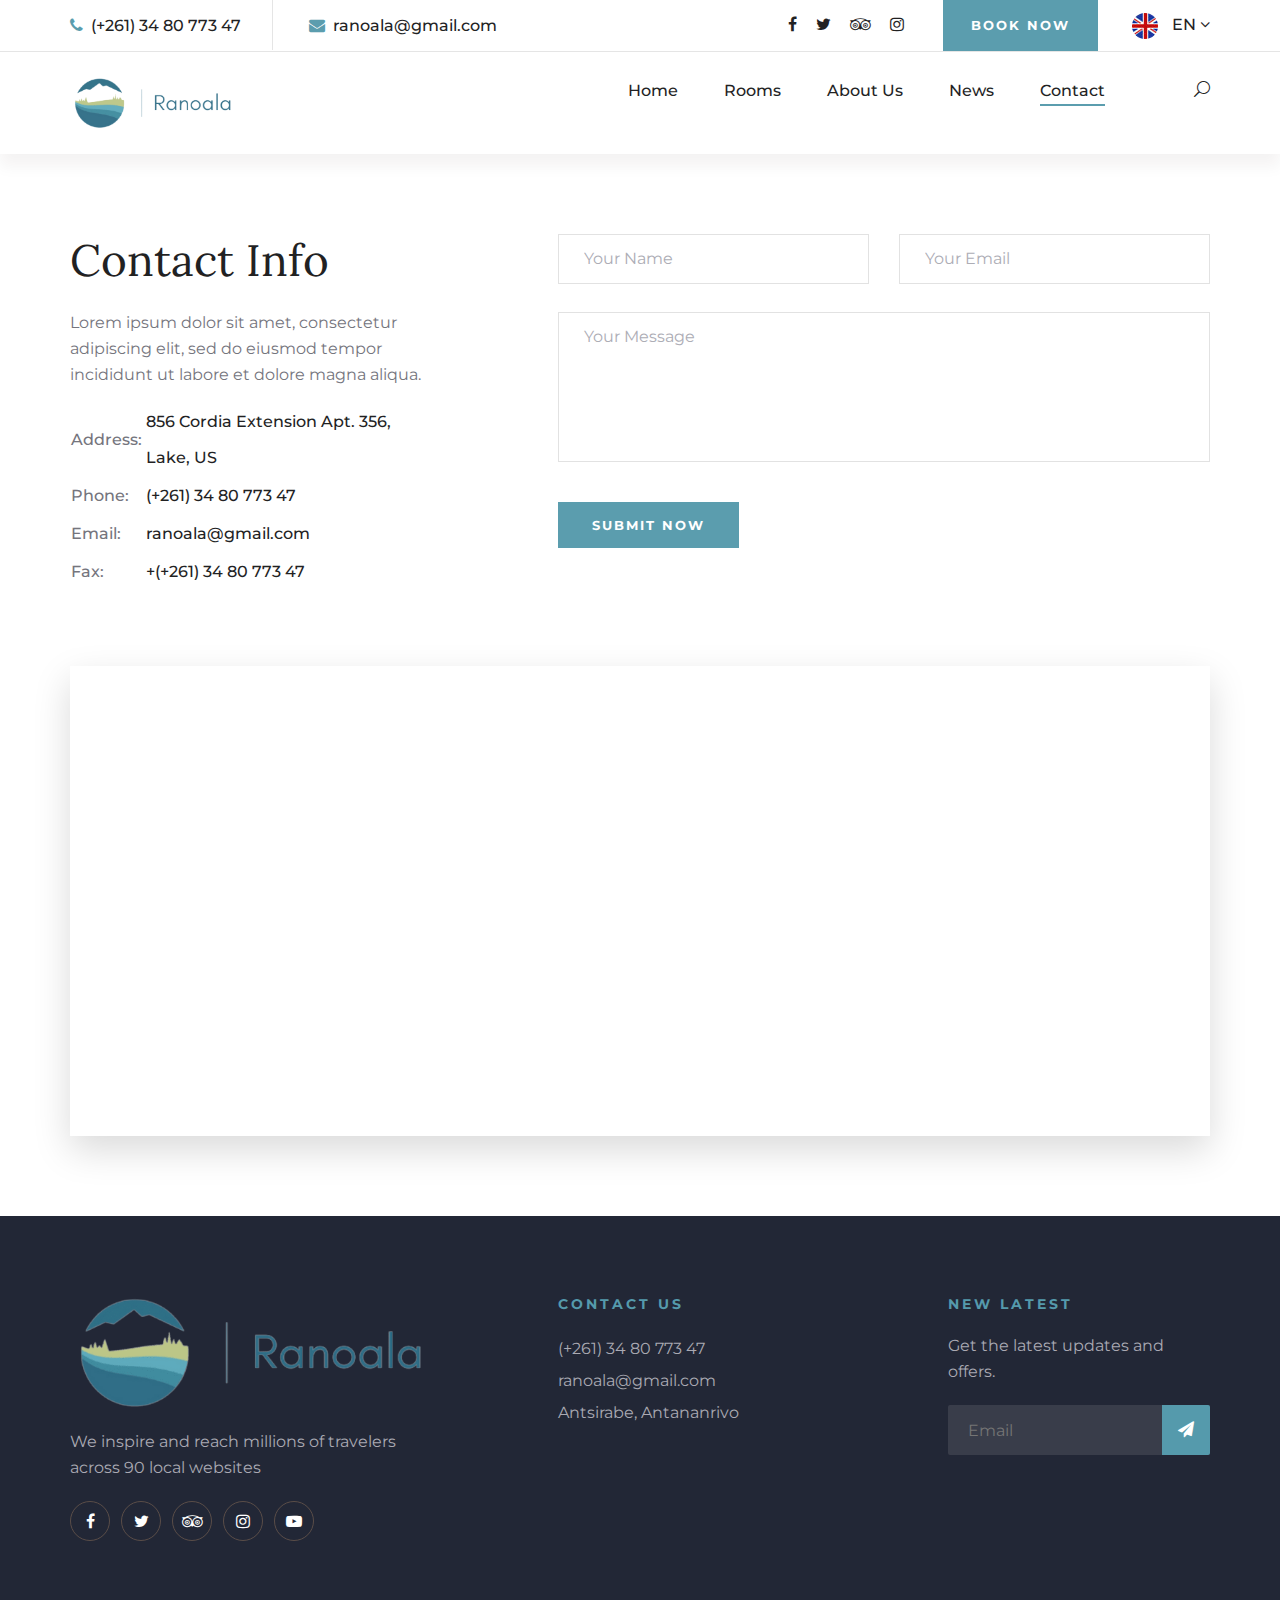
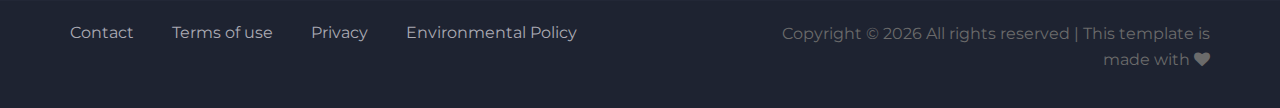
<file: contact.html>
<!DOCTYPE html>
<html lang="zxx">
  <head>
    <meta charset="UTF-8" />
    <meta name="description" content="Ranoala Template" />
    <meta name="keywords" content="Ranoala, unica, creative, html" />
    <meta name="viewport" content="width=device-width, initial-scale=1.0" />
    <meta http-equiv="X-UA-Compatible" content="ie=edge" />
    <title>Ranoala | Template</title>

    <!-- Google Font -->
    <link
      href="https://fonts.googleapis.com/css?family=Lora:400,700&display=swap"
      rel="stylesheet"
    />
    <link rel="preconnect" href="https://fonts.googleapis.com" />
    <link rel="preconnect" href="https://fonts.gstatic.com" crossorigin />
    <link
      href="https://fonts.googleapis.com/css2?family=Montserrat:wght@200;300&display=swap"
      rel="stylesheet"
    />

    <!-- Css Styles -->
    <link rel="stylesheet" href="css/bootstrap.min.css" type="text/css" />
    <link rel="stylesheet" href="css/font-awesome.min.css" type="text/css" />
    <link rel="stylesheet" href="css/elegant-icons.css" type="text/css" />
    <link rel="stylesheet" href="css/flaticon.css" type="text/css" />
    <link rel="stylesheet" href="css/owl.carousel.min.css" type="text/css" />
    <link rel="stylesheet" href="css/nice-select.css" type="text/css" />
    <link rel="stylesheet" href="css/jquery-ui.min.css" type="text/css" />
    <link rel="stylesheet" href="css/magnific-popup.css" type="text/css" />
    <link rel="stylesheet" href="css/slicknav.min.css" type="text/css" />
    <link rel="stylesheet" href="css/style.css" type="text/css" />
  </head>

  <body>
    <!-- Page Preloder -->
    <div id="preloder">
      <div class="loader"></div>
    </div>

    <!-- Offcanvas Menu Section Begin -->
    <div class="offcanvas-menu-overlay"></div>
    <div class="canvas-open">
      <i class="icon_menu"></i>
    </div>
    <div class="offcanvas-menu-wrapper">
      <div class="canvas-close">
        <i class="icon_close"></i>
      </div>
      <div class="search-icon search-switch">
        <i class="icon_search"></i>
      </div>
      <div class="header-configure-area">
        <div class="language-option">
          <img src="img/flag.jpg" alt="" />
          <span>EN <i class="fa fa-angle-down"></i></span>
          <div class="flag-dropdown">
            <ul>
              <li><a href="#">Zi</a></li>
              <li><a href="#">Fr</a></li>
            </ul>
          </div>
        </div>
        <a href="#" class="bk-btn">Book Now</a>
      </div>
      <nav class="mainmenu mobile-menu">
        <ul>
          <li class="active"><a href="./index.html">Home</a></li>
          <li><a href="./rooms.html">Rooms</a></li>
          <li><a href="./about-us.html">About Us</a></li>
          <li><a href="./blog.html">News</a></li>
          <li><a href="./contact.html">Contact</a></li>
        </ul>
      </nav>
      <div id="mobile-menu-wrap"></div>
      <div class="top-social">
        <a href="#"><i class="fa fa-facebook"></i></a>
        <a href="#"><i class="fa fa-twitter"></i></a>
        <a href="#"><i class="fa fa-tripadvisor"></i></a>
        <a href="#"><i class="fa fa-instagram"></i></a>
      </div>
      <ul class="top-widget">
        <li><i class="fa fa-phone"></i> (+261) 34 80 773 47</li>
        <li><i class="fa fa-envelope"></i> ranoala@gmail.com</li>
      </ul>
    </div>
    <!-- Offcanvas Menu Section End -->

    <!-- Header Section Begin -->
    <header class="header-section header-normal">
      <div class="top-nav">
        <div class="container">
          <div class="row">
            <div class="col-lg-6">
              <ul class="tn-left">
                <li><i class="fa fa-phone"></i> (+261) 34 80 773 47</li>
                <li><i class="fa fa-envelope"></i> ranoala@gmail.com</li>
              </ul>
            </div>
            <div class="col-lg-6">
              <div class="tn-right">
                <div class="top-social">
                  <a href="#"><i class="fa fa-facebook"></i></a>
                  <a href="#"><i class="fa fa-twitter"></i></a>
                  <a href="#"><i class="fa fa-tripadvisor"></i></a>
                  <a href="#"><i class="fa fa-instagram"></i></a>
                </div>
                <a href="#" class="bk-btn">Book Now</a>
                <div class="language-option">
                  <img src="img/flag.jpg" alt="" />
                  <span>EN <i class="fa fa-angle-down"></i></span>
                  <div class="flag-dropdown">
                    <ul>
                      <li><a href="#">Zi</a></li>
                      <li><a href="#">Fr</a></li>
                    </ul>
                  </div>
                </div>
              </div>
            </div>
          </div>
        </div>
      </div>
      <div class="menu-item">
        <div class="container">
          <div class="row">
            <div class="col-lg-2">
              <div class="logo">
                <a href="./index.html">
                  <img src="img/logo.png" alt="" />
                </a>
              </div>
            </div>
            <div class="col-lg-10">
              <div class="nav-menu">
                <nav class="mainmenu">
                  <ul>
                    <li><a href="./index.html">Home</a></li>
                    <li><a href="./rooms.html">Rooms</a></li>
                    <li><a href="./about-us.html">About Us</a></li>
                    <li><a href="./blog.html">News</a></li>
                    <li class="active"><a href="./contact.html">Contact</a></li>
                  </ul>
                </nav>
                <div class="nav-right search-switch">
                  <i class="icon_search"></i>
                </div>
              </div>
            </div>
          </div>
        </div>
      </div>
    </header>
    <!-- Header End -->

    <!-- Contact Section Begin -->
    <section class="contact-section spad">
      <div class="container">
        <div class="row">
          <div class="col-lg-4">
            <div class="contact-text">
              <h2>Contact Info</h2>
              <p>
                Lorem ipsum dolor sit amet, consectetur adipiscing elit, sed do
                eiusmod tempor incididunt ut labore et dolore magna aliqua.
              </p>
              <table>
                <tbody>
                  <tr>
                    <td class="c-o">Address:</td>
                    <td>856 Cordia Extension Apt. 356, Lake, US</td>
                  </tr>
                  <tr>
                    <td class="c-o">Phone:</td>
                    <td>(+261) 34 80 773 47</td>
                  </tr>
                  <tr>
                    <td class="c-o">Email:</td>
                    <td>ranoala@gmail.com</td>
                  </tr>
                  <tr>
                    <td class="c-o">Fax:</td>
                    <td>+(+261) 34 80 773 47</td>
                  </tr>
                </tbody>
              </table>
            </div>
          </div>
          <div class="col-lg-7 offset-lg-1">
            <form action="#" class="contact-form">
              <div class="row">
                <div class="col-lg-6">
                  <input type="text" placeholder="Your Name" />
                </div>
                <div class="col-lg-6">
                  <input type="text" placeholder="Your Email" />
                </div>
                <div class="col-lg-12">
                  <textarea placeholder="Your Message"></textarea>
                  <button type="submit">Submit Now</button>
                </div>
              </div>
            </form>
          </div>
        </div>
        <div class="map">
          <iframe
            src="https://www.google.com/maps/embed?pb=!1m18!1m12!1m3!1d3022.0606825994123!2d-72.8735845851828!3d40.760690042573295!2m3!1f0!2f0!3f0!3m2!1i1024!2i768!4f13.1!3m3!1m2!1s0x89e85b24c9274c91%3A0xf310d41b791bcb71!2sWilliam%20Floyd%20Pkwy%2C%20Mastic%20Beach%2C%20NY%2C%20USA!5e0!3m2!1sen!2sbd!4v1578582744646!5m2!1sen!2sbd"
            height="470"
            style="border: 0"
            allowfullscreen=""
          ></iframe>
        </div>
      </div>
    </section>
    <!-- Contact Section End -->

    <!-- Footer Section Begin -->
    <footer class="footer-section">
      <div class="container">
        <div class="footer-text">
          <div class="row">
            <div class="col-lg-4">
              <div class="ft-about">
                <div class="logo">
                  <a href="#">
                    <img src="img/logo.png" alt="" />
                  </a>
                </div>
                <p>
                  We inspire and reach millions of travelers<br />
                  across 90 local websites
                </p>
                <div class="fa-social">
                  <a href="#"><i class="fa fa-facebook"></i></a>
                  <a href="#"><i class="fa fa-twitter"></i></a>
                  <a href="#"><i class="fa fa-tripadvisor"></i></a>
                  <a href="#"><i class="fa fa-instagram"></i></a>
                  <a href="#"><i class="fa fa-youtube-play"></i></a>
                </div>
              </div>
            </div>
            <div class="col-lg-3 offset-lg-1">
              <div class="ft-contact">
                <h6>Contact Us</h6>
                <ul>
                  <li>(+261) 34 80 773 47</li>
                  <li>ranoala@gmail.com</li>
                  <li>Antsirabe, Antananrivo</li>
                </ul>
              </div>
            </div>
            <div class="col-lg-3 offset-lg-1">
              <div class="ft-newslatter">
                <h6>New latest</h6>
                <p>Get the latest updates and offers.</p>
                <form action="#" class="fn-form">
                  <input type="text" placeholder="Email" />
                  <button type="submit"><i class="fa fa-send"></i></button>
                </form>
              </div>
            </div>
          </div>
        </div>
      </div>
      <div class="copyright-option">
        <div class="container">
          <div class="row">
            <div class="col-lg-7">
              <ul>
                <li><a href="#">Contact</a></li>
                <li><a href="#">Terms of use</a></li>
                <li><a href="#">Privacy</a></li>
                <li><a href="#">Environmental Policy</a></li>
              </ul>
            </div>
            <div class="col-lg-5">
              <div class="co-text">
                <p>
                  <!-- Link back to Colorlib can't be removed. Template is licensed under CC BY 3.0. -->
                  Copyright &copy;
                  <script>
                    document.write(new Date().getFullYear());
                  </script>
                  All rights reserved | This template is made with
                  <i class="fa fa-heart" aria-hidden="true"></i> 
                </p>
              </div>
            </div>
          </div>
        </div>
      </div>
    </footer>
    <!-- Footer Section End -->

    <!-- Search model Begin -->
    <div class="search-model">
      <div class="h-100 d-flex align-items-center justify-content-center">
        <div class="search-close-switch"><i class="icon_close"></i></div>
        <form class="search-model-form">
          <input type="text" id="search-input" placeholder="Search here....." />
        </form>
      </div>
    </div>
    <!-- Search model end -->

    <!-- Js Plugins -->
    <script src="js/jquery-3.3.1.min.js"></script>
    <script src="js/bootstrap.min.js"></script>
    <script src="js/jquery.magnific-popup.min.js"></script>
    <script src="js/jquery.nice-select.min.js"></script>
    <script src="js/jquery-ui.min.js"></script>
    <script src="js/jquery.slicknav.js"></script>
    <script src="js/owl.carousel.min.js"></script>
    <script src="js/main.js"></script>
  </body>
</html>
</file>
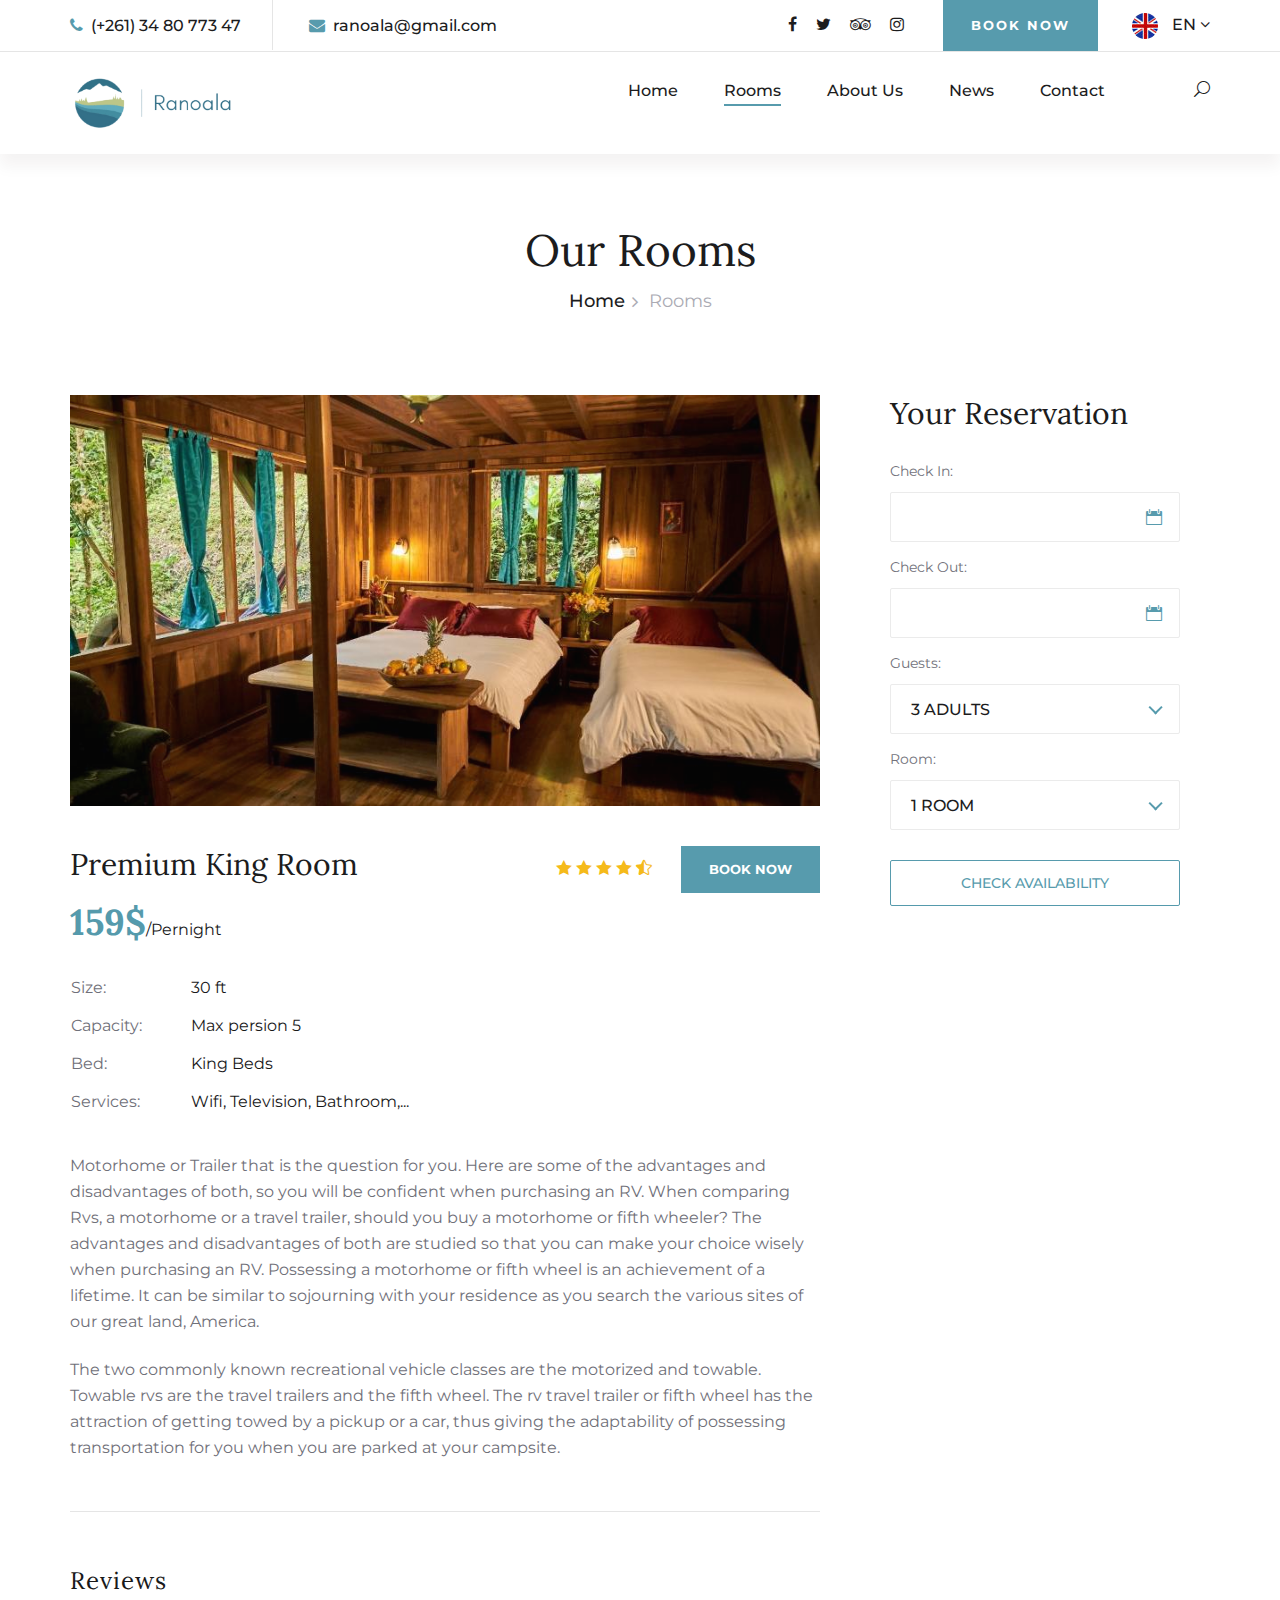
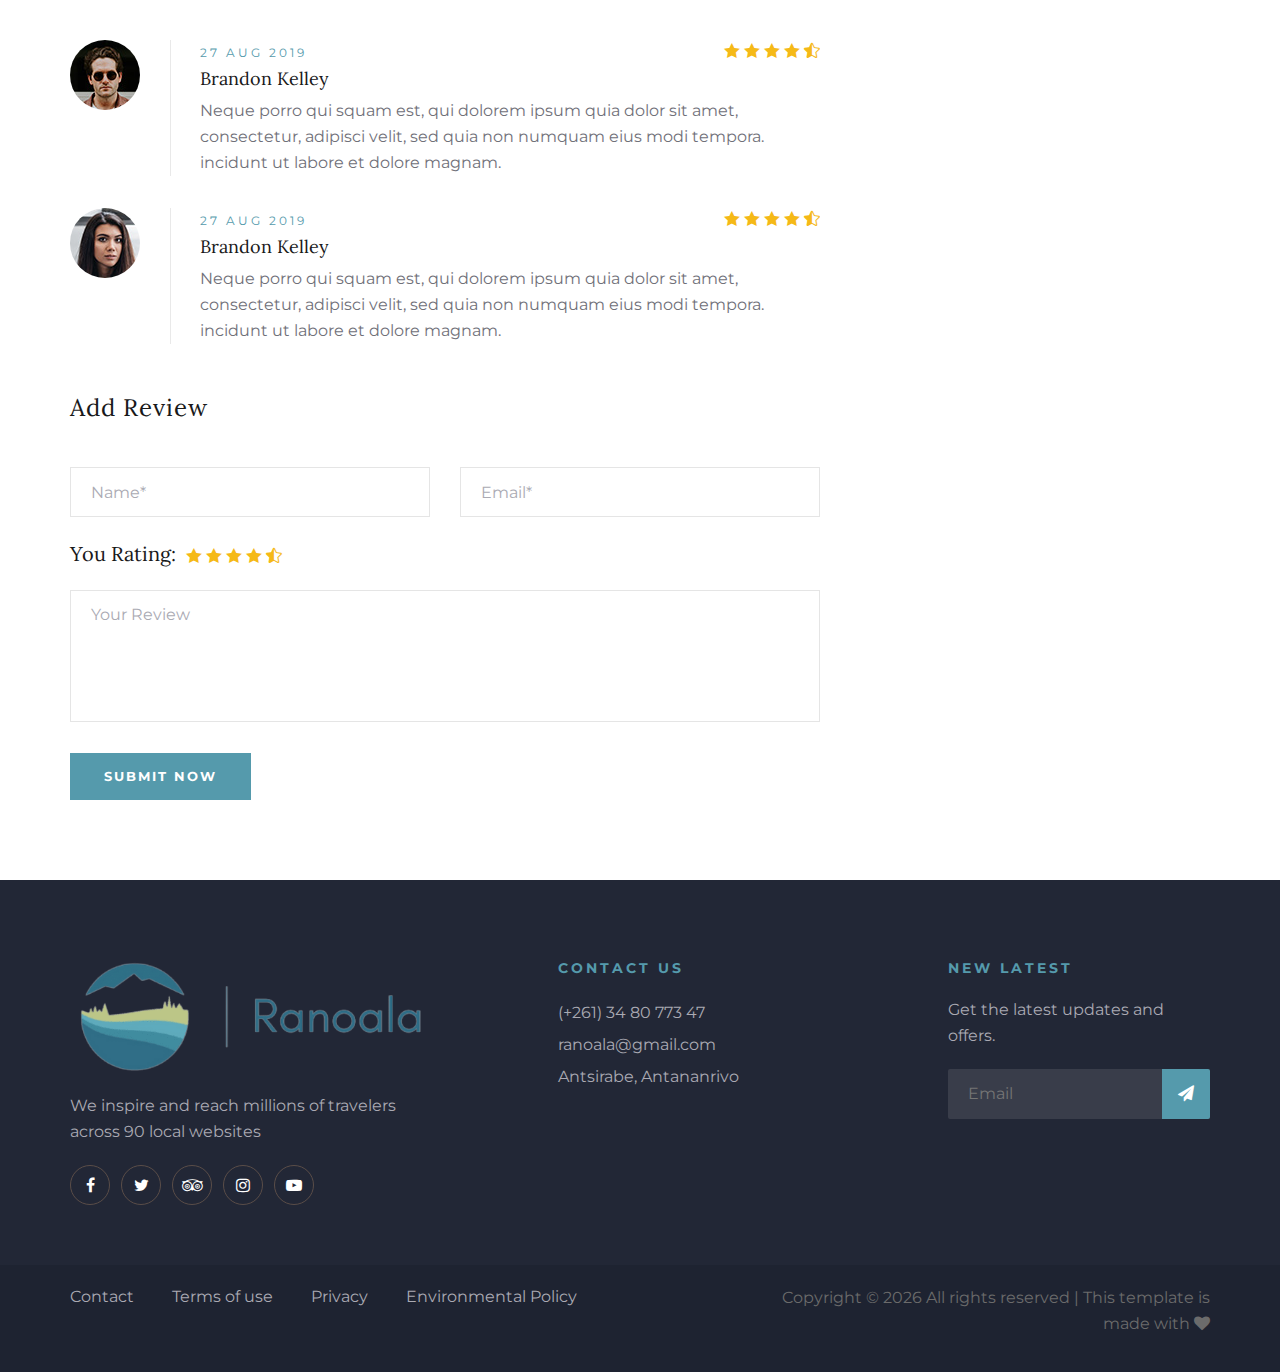
<file: room-details.html>
<!DOCTYPE html>
<html lang="zxx">
  <head>
    <meta charset="UTF-8" />
    <meta name="description" content="Ranoala Template" />
    <meta name="keywords" content="Ranoala, unica, creative, html" />
    <meta name="viewport" content="width=device-width, initial-scale=1.0" />
    <meta http-equiv="X-UA-Compatible" content="ie=edge" />
    <title>Ranoala | Template</title>

    <!-- Google Font -->
    <link
      href="https://fonts.googleapis.com/css?family=Lora:400,700&display=swap"
      rel="stylesheet"
    />
    <link rel="preconnect" href="https://fonts.googleapis.com" />
    <link rel="preconnect" href="https://fonts.gstatic.com" crossorigin />
    <link
      href="https://fonts.googleapis.com/css2?family=Montserrat:wght@200;300&display=swap"
      rel="stylesheet"
    />

    <!-- Css Styles -->
    <link rel="stylesheet" href="css/bootstrap.min.css" type="text/css" />
    <link rel="stylesheet" href="css/font-awesome.min.css" type="text/css" />
    <link rel="stylesheet" href="css/elegant-icons.css" type="text/css" />
    <link rel="stylesheet" href="css/flaticon.css" type="text/css" />
    <link rel="stylesheet" href="css/owl.carousel.min.css" type="text/css" />
    <link rel="stylesheet" href="css/nice-select.css" type="text/css" />
    <link rel="stylesheet" href="css/jquery-ui.min.css" type="text/css" />
    <link rel="stylesheet" href="css/magnific-popup.css" type="text/css" />
    <link rel="stylesheet" href="css/slicknav.min.css" type="text/css" />
    <link rel="stylesheet" href="css/style.css" type="text/css" />
  </head>

  <body>
    <!-- Page Preloder -->
    <div id="preloder">
      <div class="loader"></div>
    </div>

    <!-- Offcanvas Menu Section Begin -->
    <div class="offcanvas-menu-overlay"></div>
    <div class="canvas-open">
      <i class="icon_menu"></i>
    </div>
    <div class="offcanvas-menu-wrapper">
      <div class="canvas-close">
        <i class="icon_close"></i>
      </div>
      <div class="search-icon search-switch">
        <i class="icon_search"></i>
      </div>
      <div class="header-configure-area">
        <div class="language-option">
          <img src="img/flag.jpg" alt="" />
          <span>EN <i class="fa fa-angle-down"></i></span>
          <div class="flag-dropdown">
            <ul>
              <li><a href="#">Zi</a></li>
              <li><a href="#">Fr</a></li>
            </ul>
          </div>
        </div>
        <a href="#" class="bk-btn">Book Now</a>
      </div>
      <nav class="mainmenu mobile-menu">
        <ul>
          <li class="active"><a href="./index.html">Home</a></li>
          <li><a href="./rooms.html">Rooms</a></li>
          <li><a href="./about-us.html">About Us</a></li>
          <li><a href="./blog.html">News</a></li>
          <li><a href="./contact.html">Contact</a></li>
        </ul>
      </nav>
      <div id="mobile-menu-wrap"></div>
      <div class="top-social">
        <a href="#"><i class="fa fa-facebook"></i></a>
        <a href="#"><i class="fa fa-twitter"></i></a>
        <a href="#"><i class="fa fa-tripadvisor"></i></a>
        <a href="#"><i class="fa fa-instagram"></i></a>
      </div>
      <ul class="top-widget">
        <li><i class="fa fa-phone"></i> (+261) 34 80 773 47</li>
        <li><i class="fa fa-envelope"></i> ranoala@gmail.com</li>
      </ul>
    </div>
    <!-- Offcanvas Menu Section End -->

    <!-- Header Section Begin -->
    <header class="header-section header-normal">
      <div class="top-nav">
        <div class="container">
          <div class="row">
            <div class="col-lg-6">
              <ul class="tn-left">
                <li><i class="fa fa-phone"></i> (+261) 34 80 773 47</li>
                <li><i class="fa fa-envelope"></i> ranoala@gmail.com</li>
              </ul>
            </div>
            <div class="col-lg-6">
              <div class="tn-right">
                <div class="top-social">
                  <a href="#"><i class="fa fa-facebook"></i></a>
                  <a href="#"><i class="fa fa-twitter"></i></a>
                  <a href="#"><i class="fa fa-tripadvisor"></i></a>
                  <a href="#"><i class="fa fa-instagram"></i></a>
                </div>
                <a href="#" class="bk-btn">Book Now</a>
                <div class="language-option">
                  <img src="img/flag.jpg" alt="" />
                  <span>EN <i class="fa fa-angle-down"></i></span>
                  <div class="flag-dropdown">
                    <ul>
                      <li><a href="#">Zi</a></li>
                      <li><a href="#">Fr</a></li>
                    </ul>
                  </div>
                </div>
              </div>
            </div>
          </div>
        </div>
      </div>
      <div class="menu-item">
        <div class="container">
          <div class="row">
            <div class="col-lg-2">
              <div class="logo">
                <a href="./index.html">
                  <img src="img/logo.png" alt="" />
                </a>
              </div>
            </div>
            <div class="col-lg-10">
              <div class="nav-menu">
                <nav class="mainmenu">
                  <ul>
                    <li><a href="./index.html">Home</a></li>
                    <li class="active"><a href="./rooms.html">Rooms</a></li>
                    <li><a href="./about-us.html">About Us</a></li>
                    <li><a href="./blog.html">News</a></li>
                    <li><a href="./contact.html">Contact</a></li>
                  </ul>
                </nav>
                <div class="nav-right search-switch">
                  <i class="icon_search"></i>
                </div>
              </div>
            </div>
          </div>
        </div>
      </div>
    </header>
    <!-- Header End -->

    <!-- Breadcrumb Section Begin -->
    <div class="breadcrumb-section">
      <div class="container">
        <div class="row">
          <div class="col-lg-12">
            <div class="breadcrumb-text">
              <h2>Our Rooms</h2>
              <div class="bt-option">
                <a href="./home.html">Home</a>
                <span>Rooms</span>
              </div>
            </div>
          </div>
        </div>
      </div>
    </div>
    <!-- Breadcrumb Section End -->

    <!-- Room Details Section Begin -->
    <section class="room-details-section spad">
      <div class="container">
        <div class="row">
          <div class="col-lg-8">
            <div class="room-details-item">
              <img src="img/room/room-details.jpg" alt="" />
              <div class="rd-text">
                <div class="rd-title">
                  <h3>Premium King Room</h3>
                  <div class="rdt-right">
                    <div class="rating">
                      <i class="icon_star"></i>
                      <i class="icon_star"></i>
                      <i class="icon_star"></i>
                      <i class="icon_star"></i>
                      <i class="icon_star-half_alt"></i>
                    </div>
                    <a href="#">Book Now</a>
                  </div>
                </div>
                <h2>159$<span>/Pernight</span></h2>
                <table>
                  <tbody>
                    <tr>
                      <td class="r-o">Size:</td>
                      <td>30 ft</td>
                    </tr>
                    <tr>
                      <td class="r-o">Capacity:</td>
                      <td>Max persion 5</td>
                    </tr>
                    <tr>
                      <td class="r-o">Bed:</td>
                      <td>King Beds</td>
                    </tr>
                    <tr>
                      <td class="r-o">Services:</td>
                      <td>Wifi, Television, Bathroom,...</td>
                    </tr>
                  </tbody>
                </table>
                <p class="f-para">
                  Motorhome or Trailer that is the question for you. Here are
                  some of the advantages and disadvantages of both, so you will
                  be confident when purchasing an RV. When comparing Rvs, a
                  motorhome or a travel trailer, should you buy a motorhome or
                  fifth wheeler? The advantages and disadvantages of both are
                  studied so that you can make your choice wisely when
                  purchasing an RV. Possessing a motorhome or fifth wheel is an
                  achievement of a lifetime. It can be similar to sojourning
                  with your residence as you search the various sites of our
                  great land, America.
                </p>
                <p>
                  The two commonly known recreational vehicle classes are the
                  motorized and towable. Towable rvs are the travel trailers and
                  the fifth wheel. The rv travel trailer or fifth wheel has the
                  attraction of getting towed by a pickup or a car, thus giving
                  the adaptability of possessing transportation for you when you
                  are parked at your campsite.
                </p>
              </div>
            </div>
            <div class="rd-reviews">
              <h4>Reviews</h4>
              <div class="review-item">
                <div class="ri-pic">
                  <img src="img/room/avatar/avatar-1.jpg" alt="" />
                </div>
                <div class="ri-text">
                  <span>27 Aug 2019</span>
                  <div class="rating">
                    <i class="icon_star"></i>
                    <i class="icon_star"></i>
                    <i class="icon_star"></i>
                    <i class="icon_star"></i>
                    <i class="icon_star-half_alt"></i>
                  </div>
                  <h5>Brandon Kelley</h5>
                  <p>
                    Neque porro qui squam est, qui dolorem ipsum quia dolor sit
                    amet, consectetur, adipisci velit, sed quia non numquam eius
                    modi tempora. incidunt ut labore et dolore magnam.
                  </p>
                </div>
              </div>
              <div class="review-item">
                <div class="ri-pic">
                  <img src="img/room/avatar/avatar-2.jpg" alt="" />
                </div>
                <div class="ri-text">
                  <span>27 Aug 2019</span>
                  <div class="rating">
                    <i class="icon_star"></i>
                    <i class="icon_star"></i>
                    <i class="icon_star"></i>
                    <i class="icon_star"></i>
                    <i class="icon_star-half_alt"></i>
                  </div>
                  <h5>Brandon Kelley</h5>
                  <p>
                    Neque porro qui squam est, qui dolorem ipsum quia dolor sit
                    amet, consectetur, adipisci velit, sed quia non numquam eius
                    modi tempora. incidunt ut labore et dolore magnam.
                  </p>
                </div>
              </div>
            </div>
            <div class="review-add">
              <h4>Add Review</h4>
              <form action="#" class="ra-form">
                <div class="row">
                  <div class="col-lg-6">
                    <input type="text" placeholder="Name*" />
                  </div>
                  <div class="col-lg-6">
                    <input type="text" placeholder="Email*" />
                  </div>
                  <div class="col-lg-12">
                    <div>
                      <h5>You Rating:</h5>
                      <div class="rating">
                        <i class="icon_star"></i>
                        <i class="icon_star"></i>
                        <i class="icon_star"></i>
                        <i class="icon_star"></i>
                        <i class="icon_star-half_alt"></i>
                      </div>
                    </div>
                    <textarea placeholder="Your Review"></textarea>
                    <button type="submit">Submit Now</button>
                  </div>
                </div>
              </form>
            </div>
          </div>
          <div class="col-lg-4">
            <div class="room-booking">
              <h3>Your Reservation</h3>
              <form action="#">
                <div class="check-date">
                  <label for="date-in">Check In:</label>
                  <input type="text" class="date-input" id="date-in" />
                  <i class="icon_calendar"></i>
                </div>
                <div class="check-date">
                  <label for="date-out">Check Out:</label>
                  <input type="text" class="date-input" id="date-out" />
                  <i class="icon_calendar"></i>
                </div>
                <div class="select-option">
                  <label for="guest">Guests:</label>
                  <select id="guest">
                    <option value="">3 Adults</option>
                  </select>
                </div>
                <div class="select-option">
                  <label for="room">Room:</label>
                  <select id="room">
                    <option value="">1 Room</option>
                  </select>
                </div>
                <button type="submit">Check Availability</button>
              </form>
            </div>
          </div>
        </div>
      </div>
    </section>
    <!-- Room Details Section End -->

    <!-- Footer Section Begin -->
    <footer class="footer-section">
      <div class="container">
        <div class="footer-text">
          <div class="row">
            <div class="col-lg-4">
              <div class="ft-about">
                <div class="logo">
                  <a href="#">
                    <img src="img/logo.png" alt="" />
                  </a>
                </div>
                <p>
                  We inspire and reach millions of travelers<br />
                  across 90 local websites
                </p>
                <div class="fa-social">
                  <a href="#"><i class="fa fa-facebook"></i></a>
                  <a href="#"><i class="fa fa-twitter"></i></a>
                  <a href="#"><i class="fa fa-tripadvisor"></i></a>
                  <a href="#"><i class="fa fa-instagram"></i></a>
                  <a href="#"><i class="fa fa-youtube-play"></i></a>
                </div>
              </div>
            </div>
            <div class="col-lg-3 offset-lg-1">
              <div class="ft-contact">
                <h6>Contact Us</h6>
                <ul>
                  <li>(+261) 34 80 773 47</li>
                  <li>ranoala@gmail.com</li>
                  <li>Antsirabe, Antananrivo</li>
                </ul>
              </div>
            </div>
            <div class="col-lg-3 offset-lg-1">
              <div class="ft-newslatter">
                <h6>New latest</h6>
                <p>Get the latest updates and offers.</p>
                <form action="#" class="fn-form">
                  <input type="text" placeholder="Email" />
                  <button type="submit"><i class="fa fa-send"></i></button>
                </form>
              </div>
            </div>
          </div>
        </div>
      </div>
      <div class="copyright-option">
        <div class="container">
          <div class="row">
            <div class="col-lg-7">
              <ul>
                <li><a href="#">Contact</a></li>
                <li><a href="#">Terms of use</a></li>
                <li><a href="#">Privacy</a></li>
                <li><a href="#">Environmental Policy</a></li>
              </ul>
            </div>
            <div class="col-lg-5">
              <div class="co-text">
                <p>
                  <!-- Link back to Colorlib can't be removed. Template is licensed under CC BY 3.0. -->
                  Copyright &copy;
                  <script>
                    document.write(new Date().getFullYear());
                  </script>
                  All rights reserved | This template is made with
                  <i class="fa fa-heart" aria-hidden="true"></i> 
                </p>
              </div>
            </div>
          </div>
        </div>
      </div>
    </footer>
    <!-- Footer Section End -->

    <!-- Search model Begin -->
    <div class="search-model">
      <div class="h-100 d-flex align-items-center justify-content-center">
        <div class="search-close-switch"><i class="icon_close"></i></div>
        <form class="search-model-form">
          <input type="text" id="search-input" placeholder="Search here....." />
        </form>
      </div>
    </div>
    <!-- Search model end -->

    <!-- Js Plugins -->
    <script src="js/jquery-3.3.1.min.js"></script>
    <script src="js/bootstrap.min.js"></script>
    <script src="js/jquery.magnific-popup.min.js"></script>
    <script src="js/jquery.nice-select.min.js"></script>
    <script src="js/jquery-ui.min.js"></script>
    <script src="js/jquery.slicknav.js"></script>
    <script src="js/owl.carousel.min.js"></script>
    <script src="js/main.js"></script>
  </body>
</html>
</file>
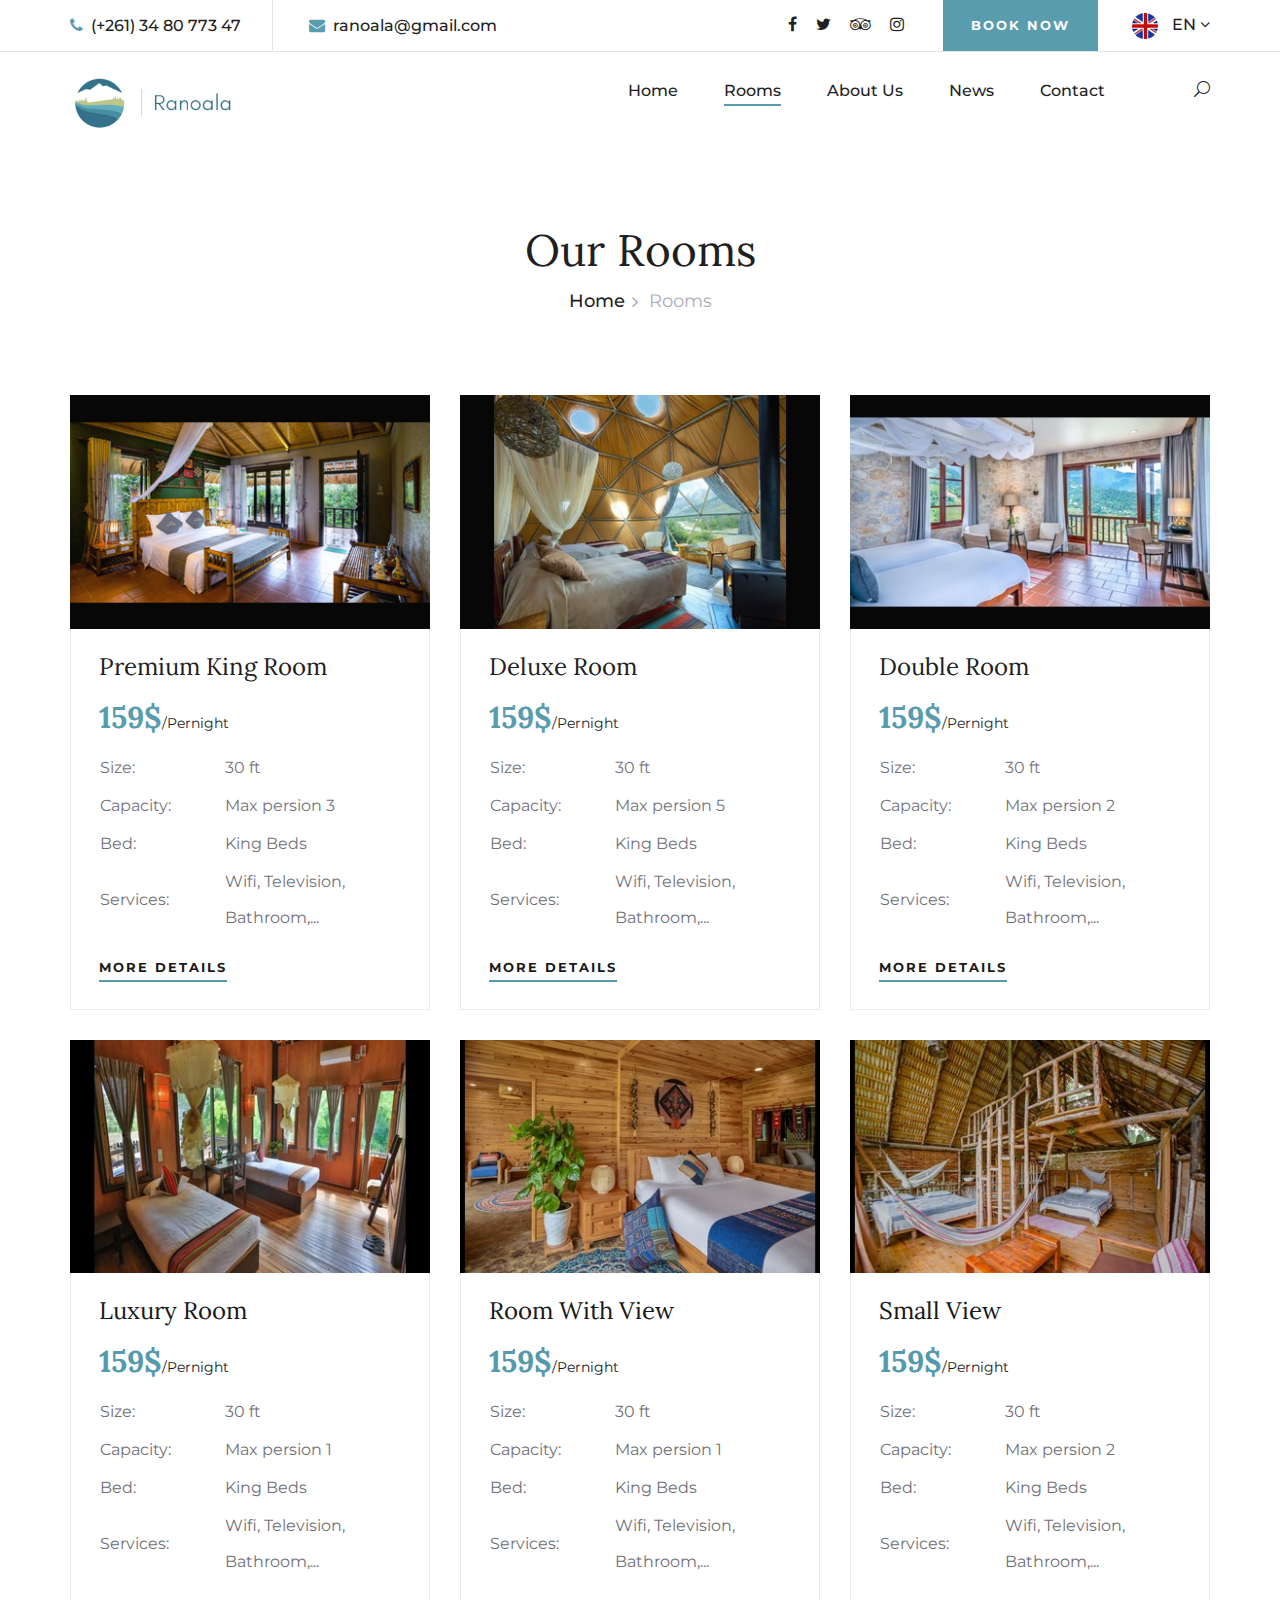
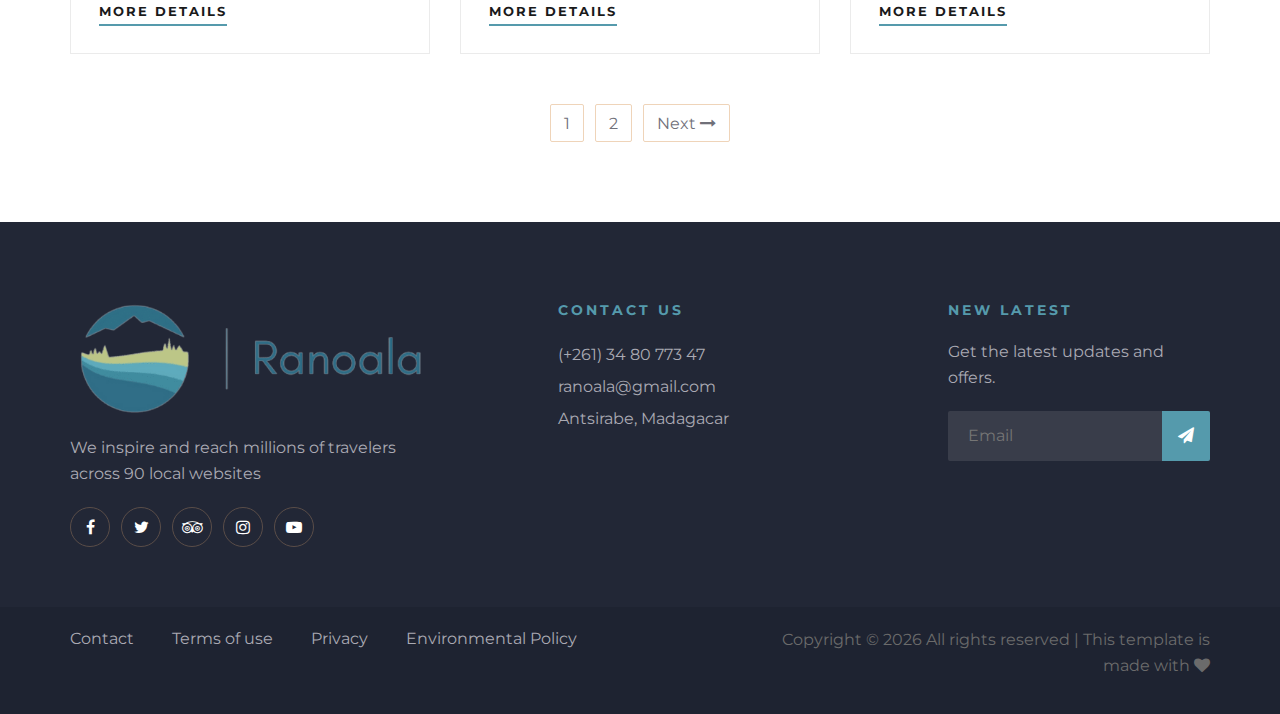
<file: rooms.html>
<!DOCTYPE html>
<html lang="zxx">
  <head>
    <meta charset="UTF-8" />
    <meta name="description" content="Ranoala Template" />
    <meta name="keywords" content="Ranoala, unica, creative, html" />
    <meta name="viewport" content="width=device-width, initial-scale=1.0" />
    <meta http-equiv="X-UA-Compatible" content="ie=edge" />
    <title>Ranoala | Template</title>

    <!-- Google Font -->
    <link
      href="https://fonts.googleapis.com/css?family=Lora:400,700&display=swap"
      rel="stylesheet"
    />
    <link rel="preconnect" href="https://fonts.googleapis.com" />
    <link rel="preconnect" href="https://fonts.gstatic.com" crossorigin />
    <link
      href="https://fonts.googleapis.com/css2?family=Montserrat:wght@200;300&display=swap"
      rel="stylesheet"
    />

    <!-- Css Styles -->
    <link rel="stylesheet" href="css/bootstrap.min.css" type="text/css" />
    <link rel="stylesheet" href="css/font-awesome.min.css" type="text/css" />
    <link rel="stylesheet" href="css/elegant-icons.css" type="text/css" />
    <link rel="stylesheet" href="css/flaticon.css" type="text/css" />
    <link rel="stylesheet" href="css/owl.carousel.min.css" type="text/css" />
    <link rel="stylesheet" href="css/nice-select.css" type="text/css" />
    <link rel="stylesheet" href="css/jquery-ui.min.css" type="text/css" />
    <link rel="stylesheet" href="css/magnific-popup.css" type="text/css" />
    <link rel="stylesheet" href="css/slicknav.min.css" type="text/css" />
    <link rel="stylesheet" href="css/style.css" type="text/css" />
  </head>

  <body>
    <!-- Page Preloder -->
    <div id="preloder">
      <div class="loader"></div>
    </div>

    <!-- Offcanvas Menu Section Begin -->
    <div class="offcanvas-menu-overlay"></div>
    <div class="canvas-open">
      <i class="icon_menu"></i>
    </div>
    <div class="offcanvas-menu-wrapper">
      <div class="canvas-close">
        <i class="icon_close"></i>
      </div>
      <div class="search-icon search-switch">
        <i class="icon_search"></i>
      </div>
      <div class="header-configure-area">
        <div class="language-option">
          <img src="img/flag.jpg" alt="" />
          <span>EN <i class="fa fa-angle-down"></i></span>
          <div class="flag-dropdown">
            <ul>
              <li><a href="#">Zi</a></li>
              <li><a href="#">Fr</a></li>
            </ul>
          </div>
        </div>
        <a href="#" class="bk-btn">Book Now</a>
      </div>
      <nav class="mainmenu mobile-menu">
        <ul>
          <li class="active"><a href="./index.html">Home</a></li>
          <li><a href="./rooms.html">Rooms</a></li>
          <li><a href="./about-us.html">About Us</a></li>
          <li>
            <a href="./pages.html">Pages</a>
            <ul class="dropdown">
              <li><a href="./room-details.html">Room Details</a></li>
              <li><a href="#">Deluxe Room</a></li>
              <li><a href="#">Family Room</a></li>
              <li><a href="#">Premium Room</a></li>
            </ul>
          </li>
          <li><a href="./blog.html">News</a></li>
          <li><a href="./contact.html">Contact</a></li>
        </ul>
      </nav>
      <div id="mobile-menu-wrap"></div>
      <div class="top-social">
        <a href="#"><i class="fa fa-facebook"></i></a>
        <a href="#"><i class="fa fa-twitter"></i></a>
        <a href="#"><i class="fa fa-tripadvisor"></i></a>
        <a href="#"><i class="fa fa-instagram"></i></a>
      </div>
      <ul class="top-widget">
        <li><i class="fa fa-phone"></i> (+261) 34 80 773 47</li>
        <li><i class="fa fa-envelope"></i> ranoala@gmail.com</li>
      </ul>
    </div>
    <!-- Offcanvas Menu Section End -->

    <!-- Header Section Begin -->
    <header class="header-section">
      <div class="top-nav">
        <div class="container">
          <div class="row">
            <div class="col-lg-6">
              <ul class="tn-left">
                <li><i class="fa fa-phone"></i> (+261) 34 80 773 47</li>
                <li><i class="fa fa-envelope"></i> ranoala@gmail.com</li>
              </ul>
            </div>
            <div class="col-lg-6">
              <div class="tn-right">
                <div class="top-social">
                  <a href="#"><i class="fa fa-facebook"></i></a>
                  <a href="#"><i class="fa fa-twitter"></i></a>
                  <a href="#"><i class="fa fa-tripadvisor"></i></a>
                  <a href="#"><i class="fa fa-instagram"></i></a>
                </div>
                <a href="#" class="bk-btn">Book Now</a>
                <div class="language-option">
                  <img src="img/flag.jpg" alt="" />
                  <span>EN <i class="fa fa-angle-down"></i></span>
                  <div class="flag-dropdown">
                    <ul>
                      <li><a href="#">Fr</a></li>
                    </ul>
                  </div>
                </div>
              </div>
            </div>
          </div>
        </div>
      </div>
      <div class="menu-item">
        <div class="container">
          <div class="row">
            <div class="col-lg-2">
              <div class="logo">
                <a href="./index.html">
                  <img src="img/logo.png" alt="" />
                </a>
              </div>
            </div>
            <div class="col-lg-10">
              <div class="nav-menu">
                <nav class="mainmenu">
                  <ul>
                    <li><a href="./index.html">Home</a></li>
                    <li class="active"><a href="./rooms.html">Rooms</a></li>
                    <li><a href="./about-us.html">About Us</a></li>
                    <li><a href="./blog.html">News</a></li>
                    <li><a href="./contact.html">Contact</a></li>
                  </ul>
                </nav>
                <div class="nav-right search-switch">
                  <i class="icon_search"></i>
                </div>
              </div>
            </div>
          </div>
        </div>
      </div>
    </header>
    <!-- Header End -->

    <!-- Breadcrumb Section Begin -->
    <div class="breadcrumb-section">
      <div class="container">
        <div class="row">
          <div class="col-lg-12">
            <div class="breadcrumb-text">
              <h2>Our Rooms</h2>
              <div class="bt-option">
                <a href="./home.html">Home</a>
                <span>Rooms</span>
              </div>
            </div>
          </div>
        </div>
      </div>
    </div>
    <!-- Breadcrumb Section End -->

    <!-- Rooms Section Begin -->
    <section class="rooms-section spad">
      <div class="container">
        <div class="row">
          <div class="col-lg-4 col-md-6">
            <div class="room-item">
              <img src="img/room/room-1.jpg" alt="" />
              <div class="ri-text">
                <h4>Premium King Room</h4>
                <h3>159$<span>/Pernight</span></h3>
                <table>
                  <tbody>
                    <tr>
                      <td class="r-o">Size:</td>
                      <td>30 ft</td>
                    </tr>
                    <tr>
                      <td class="r-o">Capacity:</td>
                      <td>Max persion 3</td>
                    </tr>
                    <tr>
                      <td class="r-o">Bed:</td>
                      <td>King Beds</td>
                    </tr>
                    <tr>
                      <td class="r-o">Services:</td>
                      <td>Wifi, Television, Bathroom,...</td>
                    </tr>
                  </tbody>
                </table>
                <a href="./room-details.html" class="primary-btn">More Details</a>
              </div>
            </div>
          </div>
          <div class="col-lg-4 col-md-6">
            <div class="room-item">
              <img src="img/room/room-2.jpg" alt="" />
              <div class="ri-text">
                <h4>Deluxe Room</h4>
                <h3>159$<span>/Pernight</span></h3>
                <table>
                  <tbody>
                    <tr>
                      <td class="r-o">Size:</td>
                      <td>30 ft</td>
                    </tr>
                    <tr>
                      <td class="r-o">Capacity:</td>
                      <td>Max persion 5</td>
                    </tr>
                    <tr>
                      <td class="r-o">Bed:</td>
                      <td>King Beds</td>
                    </tr>
                    <tr>
                      <td class="r-o">Services:</td>
                      <td>Wifi, Television, Bathroom,...</td>
                    </tr>
                  </tbody>
                </table>
                <a href="./room-details.html" class="primary-btn">More Details</a>
              </div>
            </div>
          </div>
          <div class="col-lg-4 col-md-6">
            <div class="room-item">
              <img src="img/room/room-3.jpg" alt="" />
              <div class="ri-text">
                <h4>Double Room</h4>
                <h3>159$<span>/Pernight</span></h3>
                <table>
                  <tbody>
                    <tr>
                      <td class="r-o">Size:</td>
                      <td>30 ft</td>
                    </tr>
                    <tr>
                      <td class="r-o">Capacity:</td>
                      <td>Max persion 2</td>
                    </tr>
                    <tr>
                      <td class="r-o">Bed:</td>
                      <td>King Beds</td>
                    </tr>
                    <tr>
                      <td class="r-o">Services:</td>
                      <td>Wifi, Television, Bathroom,...</td>
                    </tr>
                  </tbody>
                </table>
                <a href="./room-details.html" class="primary-btn">More Details</a>
              </div>
            </div>
          </div>
          <div class="col-lg-4 col-md-6">
            <div class="room-item">
              <img src="img/room/room-4.jpg" alt="" />
              <div class="ri-text">
                <h4>Luxury Room</h4>
                <h3>159$<span>/Pernight</span></h3>
                <table>
                  <tbody>
                    <tr>
                      <td class="r-o">Size:</td>
                      <td>30 ft</td>
                    </tr>
                    <tr>
                      <td class="r-o">Capacity:</td>
                      <td>Max persion 1</td>
                    </tr>
                    <tr>
                      <td class="r-o">Bed:</td>
                      <td>King Beds</td>
                    </tr>
                    <tr>
                      <td class="r-o">Services:</td>
                      <td>Wifi, Television, Bathroom,...</td>
                    </tr>
                  </tbody>
                </table>
                <a href="./room-details.html" class="primary-btn">More Details</a>
              </div>
            </div>
          </div>
          <div class="col-lg-4 col-md-6">
            <div class="room-item">
              <img src="img/room/room-5.jpg" alt="" />
              <div class="ri-text">
                <h4>Room With View</h4>
                <h3>159$<span>/Pernight</span></h3>
                <table>
                  <tbody>
                    <tr>
                      <td class="r-o">Size:</td>
                      <td>30 ft</td>
                    </tr>
                    <tr>
                      <td class="r-o">Capacity:</td>
                      <td>Max persion 1</td>
                    </tr>
                    <tr>
                      <td class="r-o">Bed:</td>
                      <td>King Beds</td>
                    </tr>
                    <tr>
                      <td class="r-o">Services:</td>
                      <td>Wifi, Television, Bathroom,...</td>
                    </tr>
                  </tbody>
                </table>
                <a href="./room-details.html" class="primary-btn">More Details</a>
              </div>
            </div>
          </div>
          <div class="col-lg-4 col-md-6">
            <div class="room-item">
              <img src="img/room/room-6.jpg" alt="" />
              <div class="ri-text">
                <h4>Small View</h4>
                <h3>159$<span>/Pernight</span></h3>
                <table>
                  <tbody>
                    <tr>
                      <td class="r-o">Size:</td>
                      <td>30 ft</td>
                    </tr>
                    <tr>
                      <td class="r-o">Capacity:</td>
                      <td>Max persion 2</td>
                    </tr>
                    <tr>
                      <td class="r-o">Bed:</td>
                      <td>King Beds</td>
                    </tr>
                    <tr>
                      <td class="r-o">Services:</td>
                      <td>Wifi, Television, Bathroom,...</td>
                    </tr>
                  </tbody>
                </table>
                <a href="./room-details.html" class="primary-btn">More Details</a>
              </div>
            </div>
          </div>
          <div class="col-lg-12">
            <div class="room-pagination">
              <a href="#">1</a>
              <a href="#">2</a>
              <a href="#">Next <i class="fa fa-long-arrow-right"></i></a>
            </div>
          </div>
        </div>
      </div>
    </section>
    <!-- Rooms Section End -->

    <!-- Footer Section Begin -->
    <footer class="footer-section">
      <div class="container">
        <div class="footer-text">
          <div class="row">
            <div class="col-lg-4">
              <div class="ft-about">
                <div class="logo">
                  <a href="#">
                    <img src="img/logo.png" alt="" />
                  </a>
                </div>
                <p>
                  We inspire and reach millions of travelers<br />
                  across 90 local websites
                </p>
                <div class="fa-social">
                  <a href="#"><i class="fa fa-facebook"></i></a>
                  <a href="#"><i class="fa fa-twitter"></i></a>
                  <a href="#"><i class="fa fa-tripadvisor"></i></a>
                  <a href="#"><i class="fa fa-instagram"></i></a>
                  <a href="#"><i class="fa fa-youtube-play"></i></a>
                </div>
              </div>
            </div>
            <div class="col-lg-3 offset-lg-1">
              <div class="ft-contact">
                <h6>Contact Us</h6>
                <ul>
                  <li>(+261) 34 80 773 47</li>
                  <li>ranoala@gmail.com</li>
                  <li>Antsirabe, Madagacar</li>
                </ul>
              </div>
            </div>
            <div class="col-lg-3 offset-lg-1">
              <div class="ft-newslatter">
                <h6>New latest</h6>
                <p>Get the latest updates and offers.</p>
                <form action="#" class="fn-form">
                  <input type="text" placeholder="Email" />
                  <button type="submit"><i class="fa fa-send"></i></button>
                </form>
              </div>
            </div>
          </div>
        </div>
      </div>
      <div class="copyright-option">
        <div class="container">
          <div class="row">
            <div class="col-lg-7">
              <ul>
                <li><a href="#">Contact</a></li>
                <li><a href="#">Terms of use</a></li>
                <li><a href="#">Privacy</a></li>
                <li><a href="#">Environmental Policy</a></li>
              </ul>
            </div>
            <div class="col-lg-5">
              <div class="co-text">
                <p>
                  <!-- Link back to Colorlib can't be removed. Template is licensed under CC BY 3.0. -->
                  Copyright &copy;
                  <script>
                    document.write(new Date().getFullYear());
                  </script>
                  All rights reserved | This template is made with
                  <i class="fa fa-heart" aria-hidden="true"></i>
                  <!-- Link back to Colorlib can't be removed. Template is licensed under CC BY 3.0. -->
                </p>
              </div>
            </div>
          </div>
        </div>
      </div>
    </footer>
    <!-- Footer Section End -->

    <!-- Search model Begin -->
    <div class="search-model">
      <div class="h-100 d-flex align-items-center justify-content-center">
        <div class="search-close-switch"><i class="icon_close"></i></div>
        <form class="search-model-form">
          <input type="text" id="search-input" placeholder="Search here....." />
        </form>
      </div>
    </div>
    <!-- Search model end -->

    <!-- Js Plugins -->
    <script src="js/jquery-3.3.1.min.js"></script>
    <script src="js/bootstrap.min.js"></script>
    <script src="js/jquery.magnific-popup.min.js"></script>
    <script src="js/jquery.nice-select.min.js"></script>
    <script src="js/jquery-ui.min.js"></script>
    <script src="js/jquery.slicknav.js"></script>
    <script src="js/owl.carousel.min.js"></script>
    <script src="js/main.js"></script>
  </body>
</html>
</file>
<file: css/elegant-icons.css>
@font-face {
	font-family: 'ElegantIcons';
	src:url('../fonts/ElegantIcons.eot');
	src:url('../fonts/ElegantIcons.eot?#iefix') format('embedded-opentype'),
		url('../fonts/ElegantIcons.woff') format('woff'),
		url('../fonts/ElegantIcons.ttf') format('truetype'),
		url('../fonts/ElegantIcons.svg#ElegantIcons') format('svg');
	font-weight: normal;
	font-style: normal;
}

/* Use the following CSS code if you want to use data attributes for inserting your icons */
[data-icon]:before {
	font-family: 'ElegantIcons';
	content: attr(data-icon);
	speak: none;
	font-weight: normal;
	font-variant: normal;
	text-transform: none;
	line-height: 1;
	-webkit-font-smoothing: antialiased;
	-moz-osx-font-smoothing: grayscale;
}

/* Use the following CSS code if you want to have a class per icon */
/*
Instead of a list of all class selectors,
you can use the generic selector below, but it's slower:
[class*="your-class-prefix"] {
*/
.arrow_up, .arrow_down, .arrow_left, .arrow_right, .arrow_left-up, .arrow_right-up, .arrow_right-down, .arrow_left-down, .arrow-up-down, .arrow_up-down_alt, .arrow_left-right_alt, .arrow_left-right, .arrow_expand_alt2, .arrow_expand_alt, .arrow_condense, .arrow_expand, .arrow_move, .arrow_carrot-up, .arrow_carrot-down, .arrow_carrot-left, .arrow_carrot-right, .arrow_carrot-2up, .arrow_carrot-2down, .arrow_carrot-2left, .arrow_carrot-2right, .arrow_carrot-up_alt2, .arrow_carrot-down_alt2, .arrow_carrot-left_alt2, .arrow_carrot-right_alt2, .arrow_carrot-2up_alt2, .arrow_carrot-2down_alt2, .arrow_carrot-2left_alt2, .arrow_carrot-2right_alt2, .arrow_triangle-up, .arrow_triangle-down, .arrow_triangle-left, .arrow_triangle-right, .arrow_triangle-up_alt2, .arrow_triangle-down_alt2, .arrow_triangle-left_alt2, .arrow_triangle-right_alt2, .arrow_back, .icon_minus-06, .icon_plus, .icon_close, .icon_check, .icon_minus_alt2, .icon_plus_alt2, .icon_close_alt2, .icon_check_alt2, .icon_zoom-out_alt, .icon_zoom-in_alt, .icon_search, .icon_box-empty, .icon_box-selected, .icon_minus-box, .icon_plus-box, .icon_box-checked, .icon_circle-empty, .icon_circle-slelected, .icon_stop_alt2, .icon_stop, .icon_pause_alt2, .icon_pause, .icon_menu, .icon_menu-square_alt2, .icon_menu-circle_alt2, .icon_ul, .icon_ol, .icon_adjust-horiz, .icon_adjust-vert, .icon_document_alt, .icon_documents_alt, .icon_pencil, .icon_pencil-edit_alt, .icon_pencil-edit, .icon_folder-alt, .icon_folder-open_alt, .icon_folder-add_alt, .icon_info_alt, .icon_error-oct_alt, .icon_error-circle_alt, .icon_error-triangle_alt, .icon_question_alt2, .icon_question, .icon_comment_alt, .icon_chat_alt, .icon_vol-mute_alt, .icon_volume-low_alt, .icon_volume-high_alt, .icon_quotations, .icon_quotations_alt2, .icon_clock_alt, .icon_lock_alt, .icon_lock-open_alt, .icon_key_alt, .icon_cloud_alt, .icon_cloud-upload_alt, .icon_cloud-download_alt, .icon_image, .icon_images, .icon_lightbulb_alt, .icon_gift_alt, .icon_house_alt, .icon_genius, .icon_mobile, .icon_tablet, .icon_laptop, .icon_desktop, .icon_camera_alt, .icon_mail_alt, .icon_cone_alt, .icon_ribbon_alt, .icon_bag_alt, .icon_creditcard, .icon_cart_alt, .icon_paperclip, .icon_tag_alt, .icon_tags_alt, .icon_trash_alt, .icon_cursor_alt, .icon_mic_alt, .icon_compass_alt, .icon_pin_alt, .icon_pushpin_alt, .icon_map_alt, .icon_drawer_alt, .icon_toolbox_alt, .icon_book_alt, .icon_calendar, .icon_film, .icon_table, .icon_contacts_alt, .icon_headphones, .icon_lifesaver, .icon_piechart, .icon_refresh, .icon_link_alt, .icon_link, .icon_loading, .icon_blocked, .icon_archive_alt, .icon_heart_alt, .icon_star_alt, .icon_star-half_alt, .icon_star, .icon_star-half, .icon_tools, .icon_tool, .icon_cog, .icon_cogs, .arrow_up_alt, .arrow_down_alt, .arrow_left_alt, .arrow_right_alt, .arrow_left-up_alt, .arrow_right-up_alt, .arrow_right-down_alt, .arrow_left-down_alt, .arrow_condense_alt, .arrow_expand_alt3, .arrow_carrot_up_alt, .arrow_carrot-down_alt, .arrow_carrot-left_alt, .arrow_carrot-right_alt, .arrow_carrot-2up_alt, .arrow_carrot-2dwnn_alt, .arrow_carrot-2left_alt, .arrow_carrot-2right_alt, .arrow_triangle-up_alt, .arrow_triangle-down_alt, .arrow_triangle-left_alt, .arrow_triangle-right_alt, .icon_minus_alt, .icon_plus_alt, .icon_close_alt, .icon_check_alt, .icon_zoom-out, .icon_zoom-in, .icon_stop_alt, .icon_menu-square_alt, .icon_menu-circle_alt, .icon_document, .icon_documents, .icon_pencil_alt, .icon_folder, .icon_folder-open, .icon_folder-add, .icon_folder_upload, .icon_folder_download, .icon_info, .icon_error-circle, .icon_error-oct, .icon_error-triangle, .icon_question_alt, .icon_comment, .icon_chat, .icon_vol-mute, .icon_volume-low, .icon_volume-high, .icon_quotations_alt, .icon_clock, .icon_lock, .icon_lock-open, .icon_key, .icon_cloud, .icon_cloud-upload, .icon_cloud-download, .icon_lightbulb, .icon_gift, .icon_house, .icon_camera, .icon_mail, .icon_cone, .icon_ribbon, .icon_bag, .icon_cart, .icon_tag, .icon_tags, .icon_trash, .icon_cursor, .icon_mic, .icon_compass, .icon_pin, .icon_pushpin, .icon_map, .icon_drawer, .icon_toolbox, .icon_book, .icon_contacts, .icon_archive, .icon_heart, .icon_profile, .icon_group, .icon_grid-2x2, .icon_grid-3x3, .icon_music, .icon_pause_alt, .icon_phone, .icon_upload, .icon_download, .social_facebook, .social_twitter, .social_pinterest, .social_googleplus, .social_tumblr, .social_tumbleupon, .social_wordpress, .social_instagram, .social_dribbble, .social_vimeo, .social_linkedin, .social_rss, .social_deviantart, .social_share, .social_myspace, .social_skype, .social_youtube, .social_picassa, .social_googledrive, .social_flickr, .social_blogger, .social_spotify, .social_delicious, .social_facebook_circle, .social_twitter_circle, .social_pinterest_circle, .social_googleplus_circle, .social_tumblr_circle, .social_stumbleupon_circle, .social_wordpress_circle, .social_instagram_circle, .social_dribbble_circle, .social_vimeo_circle, .social_linkedin_circle, .social_rss_circle, .social_deviantart_circle, .social_share_circle, .social_myspace_circle, .social_skype_circle, .social_youtube_circle, .social_picassa_circle, .social_googledrive_alt2, .social_flickr_circle, .social_blogger_circle, .social_spotify_circle, .social_delicious_circle, .social_facebook_square, .social_twitter_square, .social_pinterest_square, .social_googleplus_square, .social_tumblr_square, .social_stumbleupon_square, .social_wordpress_square, .social_instagram_square, .social_dribbble_square, .social_vimeo_square, .social_linkedin_square, .social_rss_square, .social_deviantart_square, .social_share_square, .social_myspace_square, .social_skype_square, .social_youtube_square, .social_picassa_square, .social_googledrive_square, .social_flickr_square, .social_blogger_square, .social_spotify_square, .social_delicious_square, .icon_printer, .icon_calulator, .icon_building, .icon_floppy, .icon_drive, .icon_search-2, .icon_id, .icon_id-2, .icon_puzzle, .icon_like, .icon_dislike, .icon_mug, .icon_currency, .icon_wallet, .icon_pens, .icon_easel, .icon_flowchart, .icon_datareport, .icon_briefcase, .icon_shield, .icon_percent, .icon_globe, .icon_globe-2, .icon_target, .icon_hourglass, .icon_balance, .icon_rook, .icon_printer-alt, .icon_calculator_alt, .icon_building_alt, .icon_floppy_alt, .icon_drive_alt, .icon_search_alt, .icon_id_alt, .icon_id-2_alt, .icon_puzzle_alt, .icon_like_alt, .icon_dislike_alt, .icon_mug_alt, .icon_currency_alt, .icon_wallet_alt, .icon_pens_alt, .icon_easel_alt, .icon_flowchart_alt, .icon_datareport_alt, .icon_briefcase_alt, .icon_shield_alt, .icon_percent_alt, .icon_globe_alt, .icon_clipboard {
	font-family: 'ElegantIcons';
	speak: none;
	font-style: normal;
	font-weight: normal;
	font-variant: normal;
	text-transform: none;
	line-height: 1;
	-webkit-font-smoothing: antialiased;
}
.arrow_up:before {
	content: "\21";
}
.arrow_down:before {
	content: "\22";
}
.arrow_left:before {
	content: "\23";
}
.arrow_right:before {
	content: "\24";
}
.arrow_left-up:before {
	content: "\25";
}
.arrow_right-up:before {
	content: "\26";
}
.arrow_right-down:before {
	content: "\27";
}
.arrow_left-down:before {
	content: "\28";
}
.arrow-up-down:before {
	content: "\29";
}
.arrow_up-down_alt:before {
	content: "\2a";
}
.arrow_left-right_alt:before {
	content: "\2b";
}
.arrow_left-right:before {
	content: "\2c";
}
.arrow_expand_alt2:before {
	content: "\2d";
}
.arrow_expand_alt:before {
	content: "\2e";
}
.arrow_condense:before {
	content: "\2f";
}
.arrow_expand:before {
	content: "\30";
}
.arrow_move:before {
	content: "\31";
}
.arrow_carrot-up:before {
	content: "\32";
}
.arrow_carrot-down:before {
	content: "\33";
}
.arrow_carrot-left:before {
	content: "\34";
}
.arrow_carrot-right:before {
	content: "\35";
}
.arrow_carrot-2up:before {
	content: "\36";
}
.arrow_carrot-2down:before {
	content: "\37";
}
.arrow_carrot-2left:before {
	content: "\38";
}
.arrow_carrot-2right:before {
	content: "\39";
}
.arrow_carrot-up_alt2:before {
	content: "\3a";
}
.arrow_carrot-down_alt2:before {
	content: "\3b";
}
.arrow_carrot-left_alt2:before {
	content: "\3c";
}
.arrow_carrot-right_alt2:before {
	content: "\3d";
}
.arrow_carrot-2up_alt2:before {
	content: "\3e";
}
.arrow_carrot-2down_alt2:before {
	content: "\3f";
}
.arrow_carrot-2left_alt2:before {
	content: "\40";
}
.arrow_carrot-2right_alt2:before {
	content: "\41";
}
.arrow_triangle-up:before {
	content: "\42";
}
.arrow_triangle-down:before {
	content: "\43";
}
.arrow_triangle-left:before {
	content: "\44";
}
.arrow_triangle-right:before {
	content: "\45";
}
.arrow_triangle-up_alt2:before {
	content: "\46";
}
.arrow_triangle-down_alt2:before {
	content: "\47";
}
.arrow_triangle-left_alt2:before {
	content: "\48";
}
.arrow_triangle-right_alt2:before {
	content: "\49";
}
.arrow_back:before {
	content: "\4a";
}
.icon_minus-06:before {
	content: "\4b";
}
.icon_plus:before {
	content: "\4c";
}
.icon_close:before {
	content: "\4d";
}
.icon_check:before {
	content: "\4e";
}
.icon_minus_alt2:before {
	content: "\4f";
}
.icon_plus_alt2:before {
	content: "\50";
}
.icon_close_alt2:before {
	content: "\51";
}
.icon_check_alt2:before {
	content: "\52";
}
.icon_zoom-out_alt:before {
	content: "\53";
}
.icon_zoom-in_alt:before {
	content: "\54";
}
.icon_search:before {
	content: "\55";
}
.icon_box-empty:before {
	content: "\56";
}
.icon_box-selected:before {
	content: "\57";
}
.icon_minus-box:before {
	content: "\58";
}
.icon_plus-box:before {
	content: "\59";
}
.icon_box-checked:before {
	content: "\5a";
}
.icon_circle-empty:before {
	content: "\5b";
}
.icon_circle-slelected:before {
	content: "\5c";
}
.icon_stop_alt2:before {
	content: "\5d";
}
.icon_stop:before {
	content: "\5e";
}
.icon_pause_alt2:before {
	content: "\5f";
}
.icon_pause:before {
	content: "\60";
}
.icon_menu:before {
	content: "\61";
}
.icon_menu-square_alt2:before {
	content: "\62";
}
.icon_menu-circle_alt2:before {
	content: "\63";
}
.icon_ul:before {
	content: "\64";
}
.icon_ol:before {
	content: "\65";
}
.icon_adjust-horiz:before {
	content: "\66";
}
.icon_adjust-vert:before {
	content: "\67";
}
.icon_document_alt:before {
	content: "\68";
}
.icon_documents_alt:before {
	content: "\69";
}
.icon_pencil:before {
	content: "\6a";
}
.icon_pencil-edit_alt:before {
	content: "\6b";
}
.icon_pencil-edit:before {
	content: "\6c";
}
.icon_folder-alt:before {
	content: "\6d";
}
.icon_folder-open_alt:before {
	content: "\6e";
}
.icon_folder-add_alt:before {
	content: "\6f";
}
.icon_info_alt:before {
	content: "\70";
}
.icon_error-oct_alt:before {
	content: "\71";
}
.icon_error-circle_alt:before {
	content: "\72";
}
.icon_error-triangle_alt:before {
	content: "\73";
}
.icon_question_alt2:before {
	content: "\74";
}
.icon_question:before {
	content: "\75";
}
.icon_comment_alt:before {
	content: "\76";
}
.icon_chat_alt:before {
	content: "\77";
}
.icon_vol-mute_alt:before {
	content: "\78";
}
.icon_volume-low_alt:before {
	content: "\79";
}
.icon_volume-high_alt:before {
	content: "\7a";
}
.icon_quotations:before {
	content: "\7b";
}
.icon_quotations_alt2:before {
	content: "\7c";
}
.icon_clock_alt:before {
	content: "\7d";
}
.icon_lock_alt:before {
	content: "\7e";
}
.icon_lock-open_alt:before {
	content: "\e000";
}
.icon_key_alt:before {
	content: "\e001";
}
.icon_cloud_alt:before {
	content: "\e002";
}
.icon_cloud-upload_alt:before {
	content: "\e003";
}
.icon_cloud-download_alt:before {
	content: "\e004";
}
.icon_image:before {
	content: "\e005";
}
.icon_images:before {
	content: "\e006";
}
.icon_lightbulb_alt:before {
	content: "\e007";
}
.icon_gift_alt:before {
	content: "\e008";
}
.icon_house_alt:before {
	content: "\e009";
}
.icon_genius:before {
	content: "\e00a";
}
.icon_mobile:before {
	content: "\e00b";
}
.icon_tablet:before {
	content: "\e00c";
}
.icon_laptop:before {
	content: "\e00d";
}
.icon_desktop:before {
	content: "\e00e";
}
.icon_camera_alt:before {
	content: "\e00f";
}
.icon_mail_alt:before {
	content: "\e010";
}
.icon_cone_alt:before {
	content: "\e011";
}
.icon_ribbon_alt:before {
	content: "\e012";
}
.icon_bag_alt:before {
	content: "\e013";
}
.icon_creditcard:before {
	content: "\e014";
}
.icon_cart_alt:before {
	content: "\e015";
}
.icon_paperclip:before {
	content: "\e016";
}
.icon_tag_alt:before {
	content: "\e017";
}
.icon_tags_alt:before {
	content: "\e018";
}
.icon_trash_alt:before {
	content: "\e019";
}
.icon_cursor_alt:before {
	content: "\e01a";
}
.icon_mic_alt:before {
	content: "\e01b";
}
.icon_compass_alt:before {
	content: "\e01c";
}
.icon_pin_alt:before {
	content: "\e01d";
}
.icon_pushpin_alt:before {
	content: "\e01e";
}
.icon_map_alt:before {
	content: "\e01f";
}
.icon_drawer_alt:before {
	content: "\e020";
}
.icon_toolbox_alt:before {
	content: "\e021";
}
.icon_book_alt:before {
	content: "\e022";
}
.icon_calendar:before {
	content: "\e023";
}
.icon_film:before {
	content: "\e024";
}
.icon_table:before {
	content: "\e025";
}
.icon_contacts_alt:before {
	content: "\e026";
}
.icon_headphones:before {
	content: "\e027";
}
.icon_lifesaver:before {
	content: "\e028";
}
.icon_piechart:before {
	content: "\e029";
}
.icon_refresh:before {
	content: "\e02a";
}
.icon_link_alt:before {
	content: "\e02b";
}
.icon_link:before {
	content: "\e02c";
}
.icon_loading:before {
	content: "\e02d";
}
.icon_blocked:before {
	content: "\e02e";
}
.icon_archive_alt:before {
	content: "\e02f";
}
.icon_heart_alt:before {
	content: "\e030";
}
.icon_star_alt:before {
	content: "\e031";
}
.icon_star-half_alt:before {
	content: "\e032";
}
.icon_star:before {
	content: "\e033";
}
.icon_star-half:before {
	content: "\e034";
}
.icon_tools:before {
	content: "\e035";
}
.icon_tool:before {
	content: "\e036";
}
.icon_cog:before {
	content: "\e037";
}
.icon_cogs:before {
	content: "\e038";
}
.arrow_up_alt:before {
	content: "\e039";
}
.arrow_down_alt:before {
	content: "\e03a";
}
.arrow_left_alt:before {
	content: "\e03b";
}
.arrow_right_alt:before {
	content: "\e03c";
}
.arrow_left-up_alt:before {
	content: "\e03d";
}
.arrow_right-up_alt:before {
	content: "\e03e";
}
.arrow_right-down_alt:before {
	content: "\e03f";
}
.arrow_left-down_alt:before {
	content: "\e040";
}
.arrow_condense_alt:before {
	content: "\e041";
}
.arrow_expand_alt3:before {
	content: "\e042";
}
.arrow_carrot_up_alt:before {
	content: "\e043";
}
.arrow_carrot-down_alt:before {
	content: "\e044";
}
.arrow_carrot-left_alt:before {
	content: "\e045";
}
.arrow_carrot-right_alt:before {
	content: "\e046";
}
.arrow_carrot-2up_alt:before {
	content: "\e047";
}
.arrow_carrot-2dwnn_alt:before {
	content: "\e048";
}
.arrow_carrot-2left_alt:before {
	content: "\e049";
}
.arrow_carrot-2right_alt:before {
	content: "\e04a";
}
.arrow_triangle-up_alt:before {
	content: "\e04b";
}
.arrow_triangle-down_alt:before {
	content: "\e04c";
}
.arrow_triangle-left_alt:before {
	content: "\e04d";
}
.arrow_triangle-right_alt:before {
	content: "\e04e";
}
.icon_minus_alt:before {
	content: "\e04f";
}
.icon_plus_alt:before {
	content: "\e050";
}
.icon_close_alt:before {
	content: "\e051";
}
.icon_check_alt:before {
	content: "\e052";
}
.icon_zoom-out:before {
	content: "\e053";
}
.icon_zoom-in:before {
	content: "\e054";
}
.icon_stop_alt:before {
	content: "\e055";
}
.icon_menu-square_alt:before {
	content: "\e056";
}
.icon_menu-circle_alt:before {
	content: "\e057";
}
.icon_document:before {
	content: "\e058";
}
.icon_documents:before {
	content: "\e059";
}
.icon_pencil_alt:before {
	content: "\e05a";
}
.icon_folder:before {
	content: "\e05b";
}
.icon_folder-open:before {
	content: "\e05c";
}
.icon_folder-add:before {
	content: "\e05d";
}
.icon_folder_upload:before {
	content: "\e05e";
}
.icon_folder_download:before {
	content: "\e05f";
}
.icon_info:before {
	content: "\e060";
}
.icon_error-circle:before {
	content: "\e061";
}
.icon_error-oct:before {
	content: "\e062";
}
.icon_error-triangle:before {
	content: "\e063";
}
.icon_question_alt:before {
	content: "\e064";
}
.icon_comment:before {
	content: "\e065";
}
.icon_chat:before {
	content: "\e066";
}
.icon_vol-mute:before {
	content: "\e067";
}
.icon_volume-low:before {
	content: "\e068";
}
.icon_volume-high:before {
	content: "\e069";
}
.icon_quotations_alt:before {
	content: "\e06a";
}
.icon_clock:before {
	content: "\e06b";
}
.icon_lock:before {
	content: "\e06c";
}
.icon_lock-open:before {
	content: "\e06d";
}
.icon_key:before {
	content: "\e06e";
}
.icon_cloud:before {
	content: "\e06f";
}
.icon_cloud-upload:before {
	content: "\e070";
}
.icon_cloud-download:before {
	content: "\e071";
}
.icon_lightbulb:before {
	content: "\e072";
}
.icon_gift:before {
	content: "\e073";
}
.icon_house:before {
	content: "\e074";
}
.icon_camera:before {
	content: "\e075";
}
.icon_mail:before {
	content: "\e076";
}
.icon_cone:before {
	content: "\e077";
}
.icon_ribbon:before {
	content: "\e078";
}
.icon_bag:before {
	content: "\e079";
}
.icon_cart:before {
	content: "\e07a";
}
.icon_tag:before {
	content: "\e07b";
}
.icon_tags:before {
	content: "\e07c";
}
.icon_trash:before {
	content: "\e07d";
}
.icon_cursor:before {
	content: "\e07e";
}
.icon_mic:before {
	content: "\e07f";
}
.icon_compass:before {
	content: "\e080";
}
.icon_pin:before {
	content: "\e081";
}
.icon_pushpin:before {
	content: "\e082";
}
.icon_map:before {
	content: "\e083";
}
.icon_drawer:before {
	content: "\e084";
}
.icon_toolbox:before {
	content: "\e085";
}
.icon_book:before {
	content: "\e086";
}
.icon_contacts:before {
	content: "\e087";
}
.icon_archive:before {
	content: "\e088";
}
.icon_heart:before {
	content: "\e089";
}
.icon_profile:before {
	content: "\e08a";
}
.icon_group:before {
	content: "\e08b";
}
.icon_grid-2x2:before {
	content: "\e08c";
}
.icon_grid-3x3:before {
	content: "\e08d";
}
.icon_music:before {
	content: "\e08e";
}
.icon_pause_alt:before {
	content: "\e08f";
}
.icon_phone:before {
	content: "\e090";
}
.icon_upload:before {
	content: "\e091";
}
.icon_download:before {
	content: "\e092";
}
.social_facebook:before {
	content: "\e093";
}
.social_twitter:before {
	content: "\e094";
}
.social_pinterest:before {
	content: "\e095";
}
.social_googleplus:before {
	content: "\e096";
}
.social_tumblr:before {
	content: "\e097";
}
.social_tumbleupon:before {
	content: "\e098";
}
.social_wordpress:before {
	content: "\e099";
}
.social_instagram:before {
	content: "\e09a";
}
.social_dribbble:before {
	content: "\e09b";
}
.social_vimeo:before {
	content: "\e09c";
}
.social_linkedin:before {
	content: "\e09d";
}
.social_rss:before {
	content: "\e09e";
}
.social_deviantart:before {
	content: "\e09f";
}
.social_share:before {
	content: "\e0a0";
}
.social_myspace:before {
	content: "\e0a1";
}
.social_skype:before {
	content: "\e0a2";
}
.social_youtube:before {
	content: "\e0a3";
}
.social_picassa:before {
	content: "\e0a4";
}
.social_googledrive:before {
	content: "\e0a5";
}
.social_flickr:before {
	content: "\e0a6";
}
.social_blogger:before {
	content: "\e0a7";
}
.social_spotify:before {
	content: "\e0a8";
}
.social_delicious:before {
	content: "\e0a9";
}
.social_facebook_circle:before {
	content: "\e0aa";
}
.social_twitter_circle:before {
	content: "\e0ab";
}
.social_pinterest_circle:before {
	content: "\e0ac";
}
.social_googleplus_circle:before {
	content: "\e0ad";
}
.social_tumblr_circle:before {
	content: "\e0ae";
}
.social_stumbleupon_circle:before {
	content: "\e0af";
}
.social_wordpress_circle:before {
	content: "\e0b0";
}
.social_instagram_circle:before {
	content: "\e0b1";
}
.social_dribbble_circle:before {
	content: "\e0b2";
}
.social_vimeo_circle:before {
	content: "\e0b3";
}
.social_linkedin_circle:before {
	content: "\e0b4";
}
.social_rss_circle:before {
	content: "\e0b5";
}
.social_deviantart_circle:before {
	content: "\e0b6";
}
.social_share_circle:before {
	content: "\e0b7";
}
.social_myspace_circle:before {
	content: "\e0b8";
}
.social_skype_circle:before {
	content: "\e0b9";
}
.social_youtube_circle:before {
	content: "\e0ba";
}
.social_picassa_circle:before {
	content: "\e0bb";
}
.social_googledrive_alt2:before {
	content: "\e0bc";
}
.social_flickr_circle:before {
	content: "\e0bd";
}
.social_blogger_circle:before {
	content: "\e0be";
}
.social_spotify_circle:before {
	content: "\e0bf";
}
.social_delicious_circle:before {
	content: "\e0c0";
}
.social_facebook_square:before {
	content: "\e0c1";
}
.social_twitter_square:before {
	content: "\e0c2";
}
.social_pinterest_square:before {
	content: "\e0c3";
}
.social_googleplus_square:before {
	content: "\e0c4";
}
.social_tumblr_square:before {
	content: "\e0c5";
}
.social_stumbleupon_square:before {
	content: "\e0c6";
}
.social_wordpress_square:before {
	content: "\e0c7";
}
.social_instagram_square:before {
	content: "\e0c8";
}
.social_dribbble_square:before {
	content: "\e0c9";
}
.social_vimeo_square:before {
	content: "\e0ca";
}
.social_linkedin_square:before {
	content: "\e0cb";
}
.social_rss_square:before {
	content: "\e0cc";
}
.social_deviantart_square:before {
	content: "\e0cd";
}
.social_share_square:before {
	content: "\e0ce";
}
.social_myspace_square:before {
	content: "\e0cf";
}
.social_skype_square:before {
	content: "\e0d0";
}
.social_youtube_square:before {
	content: "\e0d1";
}
.social_picassa_square:before {
	content: "\e0d2";
}
.social_googledrive_square:before {
	content: "\e0d3";
}
.social_flickr_square:before {
	content: "\e0d4";
}
.social_blogger_square:before {
	content: "\e0d5";
}
.social_spotify_square:before {
	content: "\e0d6";
}
.social_delicious_square:before {
	content: "\e0d7";
}
.icon_printer:before {
	content: "\e103";
}
.icon_calulator:before {
	content: "\e0ee";
}
.icon_building:before {
	content: "\e0ef";
}
.icon_floppy:before {
	content: "\e0e8";
}
.icon_drive:before {
	content: "\e0ea";
}
.icon_search-2:before {
	content: "\e101";
}
.icon_id:before {
	content: "\e107";
}
.icon_id-2:before {
	content: "\e108";
}
.icon_puzzle:before {
	content: "\e102";
}
.icon_like:before {
	content: "\e106";
}
.icon_dislike:before {
	content: "\e0eb";
}
.icon_mug:before {
	content: "\e105";
}
.icon_currency:before {
	content: "\e0ed";
}
.icon_wallet:before {
	content: "\e100";
}
.icon_pens:before {
	content: "\e104";
}
.icon_easel:before {
	content: "\e0e9";
}
.icon_flowchart:before {
	content: "\e109";
}
.icon_datareport:before {
	content: "\e0ec";
}
.icon_briefcase:before {
	content: "\e0fe";
}
.icon_shield:before {
	content: "\e0f6";
}
.icon_percent:before {
	content: "\e0fb";
}
.icon_globe:before {
	content: "\e0e2";
}
.icon_globe-2:before {
	content: "\e0e3";
}
.icon_target:before {
	content: "\e0f5";
}
.icon_hourglass:before {
	content: "\e0e1";
}
.icon_balance:before {
	content: "\e0ff";
}
.icon_rook:before {
	content: "\e0f8";
}
.icon_printer-alt:before {
	content: "\e0fa";
}
.icon_calculator_alt:before {
	content: "\e0e7";
}
.icon_building_alt:before {
	content: "\e0fd";
}
.icon_floppy_alt:before {
	content: "\e0e4";
}
.icon_drive_alt:before {
	content: "\e0e5";
}
.icon_search_alt:before {
	content: "\e0f7";
}
.icon_id_alt:before {
	content: "\e0e0";
}
.icon_id-2_alt:before {
	content: "\e0fc";
}
.icon_puzzle_alt:before {
	content: "\e0f9";
}
.icon_like_alt:before {
	content: "\e0dd";
}
.icon_dislike_alt:before {
	content: "\e0f1";
}
.icon_mug_alt:before {
	content: "\e0dc";
}
.icon_currency_alt:before {
	content: "\e0f3";
}
.icon_wallet_alt:before {
	content: "\e0d8";
}
.icon_pens_alt:before {
	content: "\e0db";
}
.icon_easel_alt:before {
	content: "\e0f0";
}
.icon_flowchart_alt:before {
	content: "\e0df";
}
.icon_datareport_alt:before {
	content: "\e0f2";
}
.icon_briefcase_alt:before {
	content: "\e0f4";
}
.icon_shield_alt:before {
	content: "\e0d9";
}
.icon_percent_alt:before {
	content: "\e0da";
}
.icon_globe_alt:before {
	content: "\e0de";
}
.icon_clipboard:before {
	content: "\e0e6";
}


	.glyph {
		float: left;
		text-align: center;
		padding: .75em;
		margin: .4em 1.5em .75em 0;
		width: 6em;
text-shadow: none;
	}
        .glyph_big {
        font-size: 128px;
        color: #59c5dc;
        float: left;
        margin-right: 20px;
        }

        .glyph div { padding-bottom: 10px;}

	.glyph input {
		font-family: consolas, monospace;
		font-size: 12px;
		width: 100%;
		text-align: center;
		border: 0;
		box-shadow: 0 0 0 1px #ccc;
		padding: .2em;
                -moz-border-radius: 5px;
                -webkit-border-radius: 5px;
	}
	.centered {
		margin-left: auto;
		margin-right: auto;
	}
	.glyph .fs1 {
		font-size: 2em;
	}
</file>
<file: css/flaticon.css>
/*
  	Flaticon icon font: Flaticon
  	Creation date: 25/01/2019 11:32
  	*/

@font-face {
  font-family: "Flaticon";
  src: url("../fonts/Flaticon.eot");
  src: url("../fonts/Flaticon.eot?#iefix") format("embedded-opentype"),
       url("../fonts/Flaticon.woff") format("woff"),
       url("../fonts/Flaticon.ttf") format("truetype"),
       url("../fonts/Flaticon.svg#Flaticon") format("svg");
  font-weight: normal;
  font-style: normal;
}

@media screen and (-webkit-min-device-pixel-ratio:0) {
  @font-face {
    font-family: "Flaticon";
    src: url("../fonts/Flaticon.svg#Flaticon") format("svg");
  }
}

[class^="flaticon-"]:before, [class*=" flaticon-"]:before,
[class^="flaticon-"]:after, [class*=" flaticon-"]:after {   
  font-family: Flaticon;
  font-size: 50px;
  font-style: normal;
  margin-left: 0;
}

.flaticon-001-luggage:before { content: "\f100"; }
.flaticon-002-breakfast:before { content: "\f101"; }
.flaticon-003-air-conditioner:before { content: "\f102"; }
.flaticon-004-fridge:before { content: "\f103"; }
.flaticon-005-tea:before { content: "\f104"; }
.flaticon-006-dumbbell:before { content: "\f105"; }
.flaticon-007-swimming-pool:before { content: "\f106"; }
.flaticon-008-heater:before { content: "\f107"; }
.flaticon-009-cctv:before { content: "\f108"; }
.flaticon-010-newspaper:before { content: "\f109"; }
.flaticon-011-no-smoking:before { content: "\f10a"; }
.flaticon-012-cocktail:before { content: "\f10b"; }
.flaticon-013-safety-box:before { content: "\f10c"; }
.flaticon-014-ring-bell:before { content: "\f10d"; }
.flaticon-015-door-hanger:before { content: "\f10e"; }
.flaticon-016-washing-machine:before { content: "\f10f"; }
.flaticon-017-sunbed:before { content: "\f110"; }
.flaticon-018-iron:before { content: "\f111"; }
.flaticon-019-television:before { content: "\f112"; }
.flaticon-020-telephone:before { content: "\f113"; }
.flaticon-021-flip-flops:before { content: "\f114"; }
.flaticon-022-clock:before { content: "\f115"; }
.flaticon-023-hair-dryer:before { content: "\f116"; }
.flaticon-024-towel:before { content: "\f117"; }
.flaticon-025-pillow:before { content: "\f118"; }
.flaticon-026-bed:before { content: "\f119"; }
.flaticon-027-mirror:before { content: "\f11a"; }
.flaticon-028-vacuum-cleaner:before { content: "\f11b"; }
.flaticon-029-wifi:before { content: "\f11c"; }
.flaticon-030-bathtub:before { content: "\f11d"; }
.flaticon-031-elevator:before { content: "\f11e"; }
.flaticon-032-armchair:before { content: "\f11f"; }
.flaticon-033-dinner:before { content: "\f120"; }
.flaticon-034-camera:before { content: "\f121"; }
.flaticon-035-eight-ball:before { content: "\f122"; }
.flaticon-036-parking:before { content: "\f123"; }
.flaticon-037-sink:before { content: "\f124"; }
.flaticon-038-five-stars:before { content: "\f125"; }
.flaticon-039-three-stars:before { content: "\f126"; }
.flaticon-040-key-card:before { content: "\f127"; }
.flaticon-041-lamp:before { content: "\f128"; }
.flaticon-042-menu:before { content: "\f129"; }
.flaticon-043-room-service:before { content: "\f12a"; }
.flaticon-044-clock-1:before { content: "\f12b"; }
.flaticon-045-door:before { content: "\f12c"; }
.flaticon-046-toothbrush:before { content: "\f12d"; }
.flaticon-047-calendar:before { content: "\f12e"; }
.flaticon-048-door-handle:before { content: "\f12f"; }
.flaticon-049-power-socket:before { content: "\f130"; }
.flaticon-050-bellboy:before { content: "\f131"; }
</file>
<file: css/nice-select.css>
.nice-select {
  -webkit-tap-highlight-color: transparent;
  background-color: #fff;
  border-radius: 5px;
  border: solid 1px #e8e8e8;
  box-sizing: border-box;
  clear: both;
  cursor: pointer;
  display: block;
  float: left;
  font-family: inherit;
  font-size: 14px;
  font-weight: normal;
  height: 42px;
  line-height: 40px;
  outline: none;
  padding-left: 18px;
  padding-right: 30px;
  position: relative;
  text-align: left !important;
  -webkit-transition: all 0.2s ease-in-out;
  transition: all 0.2s ease-in-out;
  -webkit-user-select: none;
     -moz-user-select: none;
      -ms-user-select: none;
          user-select: none;
  white-space: nowrap;
  width: auto; }
  .nice-select:hover {
    border-color: #dbdbdb; }
  .nice-select:active, .nice-select.open, .nice-select:focus {
    border-color: #999; }
  .nice-select:after {
    border-bottom: 2px solid #999;
    border-right: 2px solid #999;
    content: '';
    display: block;
    height: 5px;
    margin-top: -4px;
    pointer-events: none;
    position: absolute;
    right: 12px;
    top: 50%;
    -webkit-transform-origin: 66% 66%;
        -ms-transform-origin: 66% 66%;
            transform-origin: 66% 66%;
    -webkit-transform: rotate(45deg);
        -ms-transform: rotate(45deg);
            transform: rotate(45deg);
    -webkit-transition: all 0.15s ease-in-out;
    transition: all 0.15s ease-in-out;
    width: 5px; }
  .nice-select.open:after {
    -webkit-transform: rotate(-135deg);
        -ms-transform: rotate(-135deg);
            transform: rotate(-135deg); }
  .nice-select.open .list {
    opacity: 1;
    pointer-events: auto;
    -webkit-transform: scale(1) translateY(0);
        -ms-transform: scale(1) translateY(0);
            transform: scale(1) translateY(0); }
  .nice-select.disabled {
    border-color: #ededed;
    color: #999;
    pointer-events: none; }
    .nice-select.disabled:after {
      border-color: #cccccc; }
  .nice-select.wide {
    width: 100%; }
    .nice-select.wide .list {
      left: 0 !important;
      right: 0 !important; }
  .nice-select.right {
    float: right; }
    .nice-select.right .list {
      left: auto;
      right: 0; }
  .nice-select.small {
    font-size: 12px;
    height: 36px;
    line-height: 34px; }
    .nice-select.small:after {
      height: 4px;
      width: 4px; }
    .nice-select.small .option {
      line-height: 34px;
      min-height: 34px; }
  .nice-select .list {
    background-color: #fff;
    border-radius: 5px;
    box-shadow: 0 0 0 1px rgba(68, 68, 68, 0.11);
    box-sizing: border-box;
    margin-top: 4px;
    opacity: 0;
    overflow: hidden;
    padding: 0;
    pointer-events: none;
    position: absolute;
    top: 100%;
    left: 0;
    -webkit-transform-origin: 50% 0;
        -ms-transform-origin: 50% 0;
            transform-origin: 50% 0;
    -webkit-transform: scale(0.75) translateY(-21px);
        -ms-transform: scale(0.75) translateY(-21px);
            transform: scale(0.75) translateY(-21px);
    -webkit-transition: all 0.2s cubic-bezier(0.5, 0, 0, 1.25), opacity 0.15s ease-out;
    transition: all 0.2s cubic-bezier(0.5, 0, 0, 1.25), opacity 0.15s ease-out;
    z-index: 9; }
    .nice-select .list:hover .option:not(:hover) {
      background-color: transparent !important; }
  .nice-select .option {
    cursor: pointer;
    font-weight: 400;
    line-height: 40px;
    list-style: none;
    min-height: 40px;
    outline: none;
    padding-left: 18px;
    padding-right: 29px;
    text-align: left;
    -webkit-transition: all 0.2s;
    transition: all 0.2s; }
    .nice-select .option:hover, .nice-select .option.focus, .nice-select .option.selected.focus {
      background-color: #f6f6f6; }
    .nice-select .option.selected {
      font-weight: bold; }
    .nice-select .option.disabled {
      background-color: transparent;
      color: #999;
      cursor: default; }

.no-csspointerevents .nice-select .list {
  display: none; }

.no-csspointerevents .nice-select.open .list {
  display: block; }
</file>
<file: css/style.css>
/******************************************************************
  Template Name: Ranoala
  Description: Ranoala Hotel Html Template
  Author: Colorlib
  Author URI: https://colorlib.com
  Version: 1.0
  Created: Colorlib
******************************************************************/

/*------------------------------------------------------------------
[Table of contents]

1.  Template default CSS
	1.1	Variables
	1.2	Mixins
	1.3	Flexbox
	1.4	Reset
2.  Helper Css
3.  Header Section
4.  Hero Section
5.  About Section
6.  Services Section
7.  Testimonial Section
8.  Blog Section
9.  Contact
10.  Footer Style

-------------------------------------------------------------------*/

/*----------------------------------------*/

/* Template default CSS
/*----------------------------------------*/

html,
body {
  height: 100%;
  font-family: "Montserrat", sans-serif;
  -webkit-font-smoothing: antialiased;
  font-smoothing: antialiased;
}
h1,
h2,
h3,
h4,
h5,
h6 {
  margin: 0;
  color: #111111;
  font-weight: 400;
  font-family: "Lora", serif;
}
h1 {
  font-size: 70px;
}
h2 {
  font-size: 36px;
}
h3 {
  font-size: 30px;
}
h4 {
  font-size: 24px;
}
h5 {
  font-size: 18px;
}
h6 {
  font-size: 16px;
}
p {
  font-size: 16px;
  font-family: "Montserrat", sans-serif;
  color: #6b6b6b;
  font-weight: 400;
  line-height: 26px;
  margin: 0 0 15px 0;
}
img {
  max-width: 100%;
}
input:focus,
select:focus,
button:focus,
textarea:focus {
  outline: none;
}
a:hover,
a:focus {
  text-decoration: none;
  outline: none;
  color: #fff;
}
ul,
ol {
  padding: 0;
  margin: 0;
}
/*---------------------
  Helper CSS
-----------------------*/

.section-title {
  text-align: center;
  margin-bottom: 22px;
}
.section-title span {
  font-size: 14px;
  color: #559aac;
  font-weight: 700;
  text-transform: uppercase;
  letter-spacing: 2px;
}
.section-title h2 {
  font-size: 44px;
  color: #19191a;
  line-height: 58px;
  margin-top: 10px;
}
.set-bg {
  background-repeat: no-repeat;
  background-size: cover;
  background-position: top center;
}
.spad {
  padding-top: 100px;
  padding-bottom: 100px;
}
.spad-2 {
  padding-top: 50px;
  padding-bottom: 70px;
}
.text-white h1,
.text-white h2,
.text-white h3,
.text-white h4,
.text-white h5,
.text-white h6,
.text-white p,
.text-white span,
.text-white li,
.text-white a {
  color: #fff;
}
/* buttons */

.primary-btn {
  display: inline-block;
  font-size: 13px;
  color: #ffffff;
  text-transform: uppercase;
  letter-spacing: 2px;
  font-weight: 700;
  position: relative;
}
.primary-btn:after {
  position: absolute;
  left: 0;
  bottom: -5px;
  width: 100%;
  height: 2px;
  background: #559aac;
  content: "";
}
/* Preloder */

#preloder {
  position: fixed;
  width: 100%;
  height: 100%;
  top: 0;
  left: 0;
  z-index: 999999;
  background: #ffffff;
}
.loader {
  width: 40px;
  height: 40px;
  position: absolute;
  top: 50%;
  left: 50%;
  margin-top: -13px;
  margin-left: -13px;
  border-radius: 60px;
  animation: loader 0.8s linear infinite;
  -webkit-animation: loader 0.8s linear infinite;
}
@keyframes loader {
  0% {
    -webkit-transform: rotate(0deg);
    transform: rotate(0deg);
    border: 4px solid #f44336;
    border-left-color: transparent;
  }
  50% {
    -webkit-transform: rotate(180deg);
    transform: rotate(180deg);
    border: 4px solid #673ab7;
    border-left-color: transparent;
  }
  100% {
    -webkit-transform: rotate(360deg);
    transform: rotate(360deg);
    border: 4px solid #f44336;
    border-left-color: transparent;
  }
}
@-webkit-keyframes loader {
  0% {
    -webkit-transform: rotate(0deg);
    border: 4px solid #f44336;
    border-left-color: transparent;
  }
  50% {
    -webkit-transform: rotate(180deg);
    border: 4px solid #673ab7;
    border-left-color: transparent;
  }
  100% {
    -webkit-transform: rotate(360deg);
    border: 4px solid #f44336;
    border-left-color: transparent;
  }
}
.spacial-controls {
  position: fixed;
  width: 111px;
  height: 91px;
  top: 0;
  right: 0;
  z-index: 999;
}
.spacial-controls .search-switch {
  display: block;
  height: 100%;
  padding-top: 30px;
  background: #323232;
  text-align: center;
  cursor: pointer;
}
.search-model {
  display: none;
  position: fixed;
  width: 100%;
  height: 100%;
  left: 0;
  top: 0;
  background: #000;
  z-index: 99999;
}
.search-model-form {
  padding: 0 15px;
}
.search-model-form input {
  width: 500px;
  font-size: 40px;
  border: none;
  border-bottom: 2px solid #333;
  background: none;
  color: #999;
}
.search-close-switch {
  position: absolute;
  width: 50px;
  height: 50px;
  background: #333;
  color: #fff;
  text-align: center;
  border-radius: 50%;
  font-size: 28px;
  line-height: 28px;
  top: 30px;
  cursor: pointer;
  display: -webkit-box;
  display: -ms-flexbox;
  display: flex;
  -webkit-box-align: center;
  -ms-flex-align: center;
  align-items: center;
  -webkit-box-pack: center;
  -ms-flex-pack: center;
  justify-content: center;
}
/*---------------------
  Header
-----------------------*/

.header-section.header-normal .menu-item {
  -webkit-box-shadow: 0px 12px 15px rgba(36, 11, 12, 0.05);
  box-shadow: 0px 12px 15px rgba(36, 11, 12, 0.05);
}
.top-nav {
  border-bottom: 1px solid #e5e5e5;
}
.top-nav .tn-left li {
  list-style: none;
  display: inline-block;
  font-size: 16px;
  color: #19191a;
  font-weight: 500;
  padding: 14px 0 12px;
  margin-right: 64px;
  position: relative;
}
.top-nav .tn-left li:after {
  position: absolute;
  right: -32px;
  top: 0;
  width: 1px;
  height: 100%;
  background: #e5e5e5;
  content: "";
}
.top-nav .tn-left li:last-child {
  margin-right: 0;
}
.top-nav .tn-left li:last-child:after {
  display: none;
}
.top-nav .tn-left li i {
  color: #559aac;
  margin-right: 4px;
}
.top-nav .tn-right {
  text-align: right;
}
.top-nav .tn-right .top-social {
  display: inline-block;
  margin-right: 35px;
  padding: 13px 0;
}
.top-nav .tn-right .top-social a {
  display: inline-block;
  font-size: 16px;
  color: #19191a;
  margin-left: 15px;
}
.top-nav .tn-right .bk-btn {
  display: inline-block;
  font-size: 13px;
  font-weight: 700;
  padding: 16px 28px 15px;
  background: #559aac;
  color: #ffffff;
  text-transform: uppercase;
  letter-spacing: 2px;
}
.top-nav .tn-right .language-option {
  display: inline-block;
  margin-left: 30px;
  cursor: pointer;
  padding: 13px 0px 11px;
  position: relative;
}
.top-nav .tn-right .language-option:hover .flag-dropdown {
  top: 40px;
  opacity: 1;
  visibility: visible;
}
.top-nav .tn-right .language-option img {
  height: 26px;
  width: 26px;
  border-radius: 50%;
  margin-right: 10px;
}
.top-nav .tn-right .language-option span {
  font-size: 16px;
  color: #19191a;
  text-transform: uppercase;
  font-weight: 500;
}
.top-nav .tn-right .language-option .flag-dropdown {
  position: absolute;
  left: 0;
  top: 60px;
  width: 100px;
  background: #ffffff;
  display: block;
  padding: 10px 15px;
  -webkit-box-shadow: 0px 9px 10px rgba(25, 25, 26, 0.2);
  box-shadow: 0px 9px 10px rgba(25, 25, 26, 0.2);
  opacity: 0;
  visibility: hidden;
  -webkit-transition: all 0.3s;
  -o-transition: all 0.3s;
  transition: all 0.3s;
  z-index: 99;
}
.top-nav .tn-right .language-option .flag-dropdown ul li {
  list-style: none;
  text-align: left;
}
.top-nav .tn-right .language-option .flag-dropdown ul li a {
  font-size: 14px;
  text-transform: uppercase;
  font-weight: 500;
  color: #19191a;
  -webkit-transition: all 0.3s;
  -o-transition: all 0.3s;
  transition: all 0.3s;
}
.top-nav .tn-right .language-option .flag-dropdown ul li a:hover {
  color: #559aac;
}
.menu-item {
  position: relative;
  z-index: 9;
}
.menu-item .logo {
  padding: 25px 0;
}
.menu-item .logo a {
  display: inline-block;
}
.menu-item .nav-menu {
  text-align: right;
}
.menu-item .nav-menu .mainmenu {
  display: inline-block;
}
.menu-item .nav-menu .mainmenu li {
  list-style: none;
  display: inline-block;
  position: relative;
  z-index: 1;
}
.menu-item .nav-menu .mainmenu li.active a:after {
  opacity: 1;
}
.menu-item .nav-menu .mainmenu li:hover > a:after {
  opacity: 1;
}
.menu-item .nav-menu .mainmenu li:hover .dropdown {
  top: 77px;
  opacity: 1;
  visibility: visible;
}
.menu-item .nav-menu .mainmenu li a {
  font-size: 16px;
  color: #19191a;
  margin-right: 42px;
  font-weight: 500;
  display: inline-block;
  padding: 27px 0;
  position: relative;
  -webkit-transition: all 0.3s;
  -o-transition: all 0.3s;
  transition: all 0.3s;
}
.menu-item .nav-menu .mainmenu li a:after {
  position: absolute;
  left: 0;
  top: 52px;
  width: 100%;
  height: 2px;
  background: #559aac;
  content: "";
  opacity: 0;
  -webkit-transition: all 0.3s;
  -o-transition: all 0.3s;
  transition: all 0.3s;
}
.menu-item .nav-menu .mainmenu li .dropdown {
  position: absolute;
  left: 0;
  top: 97px;
  width: 180px;
  background: #ffffff;
  z-index: 9;
  opacity: 0;
  visibility: hidden;
  -webkit-transition: all 0.3s;
  -o-transition: all 0.3s;
  transition: all 0.3s;
  -webkit-box-shadow: 0px 9px 15px rgba(25, 25, 26, 0.05);
  box-shadow: 0px 9px 15px rgba(25, 25, 26, 0.05);
}
.menu-item .nav-menu .mainmenu li .dropdown li {
  list-style: none;
  display: block;
}
.menu-item .nav-menu .mainmenu li .dropdown li a {
  font-size: 16px;
  color: #19191a;
  display: block;
  text-align: left;
  padding: 8px 15px;
  -webkit-transition: all 0.3s;
  -o-transition: all 0.3s;
  transition: all 0.3s;
}
.menu-item .nav-menu .mainmenu li .dropdown li a:hover {
  color: #559aac;
}
.menu-item .nav-menu .mainmenu li .dropdown li a:after {
  display: none;
}
.menu-item .nav-menu .nav-right {
  display: inline-block;
  margin-left: 43px;
  padding: 27px 0px;
}
.menu-item .nav-menu .nav-right i {
  font-size: 16px;
  color: #19191a;
  cursor: pointer;
}
.canvas-open {
  display: none;
}
.offcanvas-menu-wrapper {
  display: none;
}
/*---------------------
  Hero
-----------------------*/

.hero-section {
  position: relative;
  padding-top: 60px;
  padding-bottom: 100px;
}
.hero-section .container {
  position: relative;
  z-index: 5;
}
.hero-text {
  padding-top: 145px;
}
.hero-text h1 {
  font-size: 80px;
  line-height: 90px;
  color: #ffffff;
  margin-bottom: 16px;
}
.hero-text p {
  font-size: 18px;
  color: #ffffff;
  line-height: 28px;
  margin-bottom: 35px;
}
.booking-form {
  background: #ffffff;
  padding: 44px 40px 50px 40px;
  border-radius: 4px;
}
.booking-form h3 {
  color: #19191a;
  margin-bottom: 36px;
}
.booking-form form .check-date {
  position: relative;
  margin-bottom: 15px;
}
.booking-form form .check-date label {
  font-size: 14px;
  color: #707079;
  display: block;
  margin-bottom: 10px;
}
.booking-form form .check-date input {
  width: 100%;
  height: 50px;
  border: 1px solid #ebebeb;
  border-radius: 2px;
  font-size: 16px;
  color: #19191a;
  text-transform: uppercase;
  font-weight: 500;
  padding-left: 20px;
}
.booking-form form .check-date i {
  color: #559aac;
  position: absolute;
  right: 18px;
  bottom: 17px;
}
.booking-form form .select-option {
  margin-bottom: 15px;
}
.booking-form form .select-option label {
  font-size: 14px;
  color: #707079;
  display: block;
  margin-bottom: 10px;
}
.booking-form form .select-option .nice-select {
  border-radius: 2px;
  border: 1px solid #ebebeb;
  height: 50px;
  line-height: 50px;
  outline: none;
  padding-left: 20px;
  width: 100%;
  float: none;
}
.booking-form form .select-option .nice-select:after {
  border-bottom: 2px solid #559aac;
  border-right: 2px solid #559aac;
  height: 10px;
  margin-top: 0;
  right: 20px;
  width: 10px;
  top: 36%;
}
.booking-form form .select-option .nice-select span {
  font-size: 16px;
  color: #19191a;
  text-transform: uppercase;
  font-weight: 500;
}
.booking-form form .select-option .nice-select .list {
  margin-top: 0;
  width: 100%;
}
.booking-form form button {
  display: block;
  font-size: 14px;
  text-transform: uppercase;
  border: 1px solid #559aac;
  border-radius: 2px;
  color: #559aac;
  font-weight: 500;
  background: transparent;
  width: 100%;
  height: 46px;
  margin-top: 30px;
}
.hero-slider {
  position: absolute;
  width: 100%;
  height: 100%;
  left: 0;
  top: 0;
}
.hero-slider.owl-carousel .owl-dots {
  position: absolute;
  left: 0;
  bottom: 23px;
  width: 100%;
  text-align: center;
}
.hero-slider.owl-carousel .owl-dots button {
  height: 6px;
  width: 6px;
  background: #ffffff;
  opacity: 0.5;
  border-radius: 50%;
  margin-right: 10px;
  -webkit-transition: all 0.3s;
  -o-transition: all 0.3s;
  transition: all 0.3s;
}
.hero-slider.owl-carousel .owl-dots button.active {
  width: 30px;
  border-radius: 50px;
  opacity: 1;
}
.hero-slider.owl-carousel .owl-dots button:last-child {
  margin-right: 0;
}
.hero-slider .owl-stage-outer,
.hero-slider .owl-stage,
.hero-slider .owl-item,
.hero-slider .hs-item {
  height: 100%;
}
/*---------------------
  About US
-----------------------*/

.about-text {
  text-align: center;
  padding: 0 35px;
}
.about-text p {
  color: #595960;
  font-weight: 500;
}
.about-text p.f-para {
  margin-bottom: 10px;
}
.about-text p.s-para {
  margin-bottom: 35px;
}
.about-text .about-btn {
  color: #19191a;
}
.about-pic img {
  min-width: 100%;
}
/*---------------------
  Service Section
-----------------------*/

.services-section {
  padding-bottom: 60px;
  border-top: 1px solid #e5e5e5;
}
.services-section .section-title {
  margin-bottom: 36px;
}
.service-item {
  text-align: center;
  padding: 30px 35px 18px;
  -webkit-transition: all 0.3s;
  -o-transition: all 0.3s;
  transition: all 0.3s;
}
.service-item:hover {
  background: #559aac;
}
.service-item:hover i {
  color: #ffffff;
}
.service-item:hover h4 {
  color: #ffffff;
}
.service-item:hover p {
  color: #ffffff;
}
.service-item i {
  display: inline-block;
  color: #559aac;
  -webkit-transition: all 0.3s;
  -o-transition: all 0.3s;
  transition: all 0.3s;
}
.service-item h4 {
  color: #19191a;
  font-size: 22px;
  margin-bottom: 15px;
  margin-top: 10px;
  -webkit-transition: all 0.3s;
  -o-transition: all 0.3s;
  transition: all 0.3s;
}
.service-item p {
  color: #707079;
  -webkit-transition: all 0.3s;
  -o-transition: all 0.3s;
  transition: all 0.3s;
}
/*------------------------
  Home Page Room Section 
-------------------------*/

.hp-room-items {
  margin-left: -15px;
  margin-right: -15px;
  overflow: hidden;
}
.hp-room-items .hp-room-item {
  height: 600px;
  margin-right: -15px;
  position: relative;
  overflow: hidden;
}
.hp-room-items .hp-room-item:hover .hr-text {
  bottom: 135px;
}
.hp-room-items .hp-room-item:hover .hr-text h2 {
  margin-bottom: 30px;
}
.hp-room-items .hp-room-item .hr-text {
  position: absolute;
  left: 45px;
  right: 25px;
  bottom: -250px;
  -webkit-transition: all 0.5s;
  -o-transition: all 0.5s;
  transition: all 0.5s;
}
.hp-room-items .hp-room-item .hr-text h3 {
  color: #ffffff;
  margin-bottom: 15px;
}
.hp-room-items .hp-room-item .hr-text h2 {
  color: #559aac;
  font-weight: bolder;
  margin-bottom: 50px;
  -webkit-transition: all 0.2s;
  -o-transition: all 0.2s;
  transition: all 0.2s;
}
.hp-room-items .hp-room-item .hr-text h2 span {
  font-family: "Montserrat", sans-serif;
  font-size: 16px;
  font-weight: 400;
  color: #ffffff;
}
.hp-room-items .hp-room-item .hr-text table {
  margin-bottom: 30px;
}
.hp-room-items .hp-room-item .hr-text table tbody tr td {
  font-size: 16px;
  color: #ffffff;
  line-height: 36px;
}
.hp-room-items .hp-room-item .hr-text table tbody tr td.r-o {
  width: 120px;
}
.hp-room-items .hp-room-item .hr-text .primary-btn:after {
  background: #ffffff;
}
/*---------------------
  Testimonial Slider
-----------------------*/

.testimonial-section {
  background: #f9f9f9;
}
.testimonial-section .section-title {
  margin-bottom: 30px;
}
.testimonial-slider.owl-carousel .owl-item img {
  width: auto;
  margin: 0 auto;
}
.testimonial-slider.owl-carousel .owl-nav button {
  height: 44px;
  width: 44px;
  border: 1px solid #ebebeb;
  font-size: 24px;
  color: #707079;
  background: #ffffff;
  line-height: 48px;
  text-align: center;
  border-radius: 50%;
  position: absolute;
  left: -190px;
  top: 50%;
  -webkit-transform: translateY(-6px);
  -ms-transform: translateY(-6px);
  transform: translateY(-6px);
  -webkit-transition: all 0.3s;
  -o-transition: all 0.3s;
  transition: all 0.3s;
}
.testimonial-slider.owl-carousel .owl-nav button:hover {
  border-color: #19191a;
  color: #19191a;
}
.testimonial-slider.owl-carousel .owl-nav button.owl-next {
  left: auto;
  right: -190px;
}
.testimonial-slider .ts-item {
  text-align: center;
}
.testimonial-slider .ts-item p {
  font-size: 20px;
  color: #707079;
  line-height: 30px;
  margin-bottom: 50px;
}
.testimonial-slider .ts-item .ti-author {
  margin-bottom: 60px;
}
.testimonial-slider .ts-item .ti-author .rating {
  display: inline-block;
}
.testimonial-slider .ts-item .ti-author .rating i {
  color: #f5b917;
  font-size: 16px;
}
.testimonial-slider .ts-item .ti-author h5 {
  font-size: 20px;
  color: #19191a;
  display: inline-block;
}
/*---------------------
  Blog and Event
-----------------------*/

.blog-section {
  padding-bottom: 70px;
}
.blog-section .section-title {
  margin-bottom: 36px;
}
/*---------------------
  Footer Section
-----------------------*/

.footer-section {
  background: #222736;
}
.footer-section .footer-text {
  padding: 80px 0 30px;
}
.footer-section .footer-text .ft-about {
  margin-bottom: 30px;
}
.footer-section .footer-text .ft-about .logo {
  margin-bottom: 20px;
}
.footer-section .footer-text .ft-about .logo a {
  display: inline-block;
}
.footer-section .footer-text .ft-about p {
  color: #aaaab3;
  margin-bottom: 20px;
}
.footer-section .footer-text .ft-about .fa-social a {
  display: inline-block;
  height: 40px;
  width: 40px;
  font-size: 16px;
  line-height: 40px;
  text-align: center;
  color: #ffffff;
  border: 1px solid #5a4d48;
  border-radius: 50%;
  -webkit-transition: all 0.3s;
  -o-transition: all 0.3s;
  transition: all 0.3s;
  margin-right: 7px;
}
.footer-section .footer-text .ft-about .fa-social a:hover {
  background: #559aac;
  border-color: #559aac;
}
.footer-section .footer-text .ft-contact {
  margin-bottom: 30px;
}
.footer-section .footer-text .ft-contact h6 {
  font-size: 14px;
  color: #559aac;
  text-transform: uppercase;
  font-weight: 700;
  letter-spacing: 3px;
  font-family: "Montserrat", sans-serif;
  margin-bottom: 20px;
}
.footer-section .footer-text .ft-contact ul li {
  font-size: 16px;
  color: #aaaab3;
  line-height: 32px;
  list-style: none;
}
.footer-section .footer-text .ft-newslatter h6 {
  font-size: 14px;
  color: #559aac;
  text-transform: uppercase;
  font-weight: 700;
  letter-spacing: 3px;
  font-family: "Montserrat", sans-serif;
  margin-bottom: 20px;
}
.footer-section .footer-text .ft-newslatter p {
  color: #aaaab3;
  margin-bottom: 20px;
}
.footer-section .footer-text .ft-newslatter .fn-form {
  position: relative;
}
.footer-section .footer-text .ft-newslatter .fn-form input {
  width: 100%;
  height: 50px;
  border-radius: 2px;
  background: #393d4a;
  border: none;
  padding-left: 20px;
  font-size: 16px;
  color: #707079;
}
.footer-section .footer-text .ft-newslatter .fn-form button {
  position: absolute;
  right: 0;
  top: 0;
  font-size: 16px;
  background: #559aac;
  color: #ffffff;
  padding: 0 16px;
  height: 50px;
  border: none;
  border-radius: 0 2px 2px 0;
}
.footer-section .copyright-option {
  background: rgba(16, 20, 31, 0.2);
  padding: 20px 0;
}
.footer-section .copyright-option ul li {
  list-style: none;
  display: inline-block;
  margin-right: 34px;
}
.footer-section .copyright-option ul li:last-child {
  margin-right: 0;
}
.footer-section .copyright-option ul li a {
  font-size: 16px;
  color: #aaaab3;
}
.footer-section .copyright-option .co-text {
  font-size: 16px;
  color: #707079;
  text-align: right;
}
/* --------------------------------- Other Pages Styles ----------------------------------- */

/*---------------------
  Breadcrumb Section
-----------------------*/

.breadcrumb-section {
  padding-top: 70px;
  padding-bottom: 80px;
}
.breadcrumb-text {
  text-align: center;
}
.breadcrumb-text h2 {
  font-size: 44px;
  color: #19191a;
  margin-bottom: 12px;
}
.breadcrumb-text .bt-option a {
  display: inline-block;
  font-size: 18px;
  color: #19191a;
  margin-right: 20px;
  position: relative;
  font-weight: 500;
}
.breadcrumb-text .bt-option a:after {
  position: absolute;
  right: -13px;
  top: 1px;
  content: "";
  font-size: 18px;
  font-family: "FontAwesome";
  color: #aaaab3;
}
.breadcrumb-text .bt-option span {
  display: inline-block;
  font-size: 18px;
  color: #aaaab3;
}
/*------------------------
  About Us Page Section
-------------------------*/

.aboutus-page-section {
  padding-top: 0;
  padding-bottom: 70px;
}
.about-page-text {
  margin-bottom: 65px;
}
.about-page-text .ap-title {
  margin-bottom: 30px;
}
.about-page-text .ap-title h2 {
  font-size: 44px;
  color: #19191a;
  margin-bottom: 18px;
}
.about-page-text .ap-title p {
  font-size: 18px;
  color: #707079;
  line-height: 28px;
}
.about-page-text .ap-services li {
  list-style: none;
  font-size: 20px;
  color: #707079;
  line-height: 42px;
}
.about-page-text .ap-services li i {
  color: #559aac;
  margin-right: 5px;
}
.about-page-services .ap-service-item {
  position: relative;
  height: 420px;
  border-radius: 5px;
  margin-bottom: 30px;
}
.about-page-services .ap-service-item .api-text {
  position: absolute;
  left: 0;
  bottom: 40px;
  width: 100%;
  text-align: center;
}
.about-page-services .ap-service-item .api-text h3 {
  color: #ffffff;
}
/*---------------------
  Video Section
-----------------------*/

.video-section {
  height: 500px;
  padding-top: 140px;
}
.video-section .video-text {
  text-align: center;
}
.video-section .video-text h2 {
  font-size: 48px;
  color: #ffffff;
  margin-bottom: 16px;
}
.video-section .video-text p {
  font-size: 20px;
  color: #ffffff;
  margin-bottom: 40px;
}
.video-section .video-text .play-btn {
  display: inline-block;
}
/*---------------------
  Gallery Section
-----------------------*/

.gallery-section {
  padding-bottom: 80px;
}
.gallery-section .section-title {
  margin-bottom: 38px;
}
.gallery-item {
  position: relative;
  height: 279px;
  margin-bottom: 20px;
  border-radius: 5px;
  position: relative;
  z-index: 1;
}
.gallery-item:hover:after {
  opacity: 1;
}
.gallery-item:hover .gi-text {
  opacity: 1;
}
.gallery-item:after {
  position: absolute;
  left: 0;
  top: 0;
  width: 100%;
  height: 100%;
  background: rgba(25, 25, 26, 0.3);
  content: "";
  z-index: -1;
  border-radius: 5px;
  -webkit-transition: all 0.3s;
  -o-transition: all 0.3s;
  transition: all 0.3s;
  opacity: 0;
}
.gallery-item.large-item {
  height: 576px;
}
.gallery-item .gi-text {
  display: -webkit-box;
  display: -ms-flexbox;
  display: flex;
  -webkit-box-align: center;
  -ms-flex-align: center;
  align-items: center;
  -webkit-box-pack: center;
  -ms-flex-pack: center;
  justify-content: center;
  width: 100%;
  height: 100%;
  -webkit-transition: all 0.3s;
  -o-transition: all 0.3s;
  transition: all 0.3s;
  opacity: 0;
}
.gallery-item .gi-text h3 {
  color: #ffffff;
}
/*---------------------
  Room Section
-----------------------*/

.rooms-section {
  padding-top: 0;
  padding-bottom: 80px;
}
.room-item {
  margin-bottom: 30px;
}
.room-item img {
  min-width: 100%;
}
.room-item .ri-text {
  border: 1px solid #ebebeb;
  border-top: none;
  padding: 24px 24px 30px 28px;
}
.room-item .ri-text h4 {
  color: #19191a;
  margin-bottom: 17px;
}
.room-item .ri-text h3 {
  color: #559aac;
  font-weight: 700;
  margin-bottom: 14px;
}
.room-item .ri-text h3 span {
  font-family: "Montserrat", sans-serif;
  font-size: 14px;
  font-weight: 400;
  color: #19191a;
}
.room-item .ri-text table {
  margin-bottom: 18px;
}
.room-item .ri-text table tbody tr td {
  font-size: 16px;
  color: #707079;
  line-height: 36px;
}
.room-item .ri-text table tbody tr td.r-o {
  width: 125px;
}
.room-item .ri-text .primary-btn {
  color: #19191a;
}
.room-pagination {
  text-align: center;
  padding-top: 20px;
}
.room-pagination a {
  font-size: 16px;
  color: #707079;
  border: 1px solid #efd4b9;
  border-radius: 2px;
  padding: 7px 13px 5px;
  margin-right: 7px;
  display: inline-block;
  -webkit-transition: all 0.3s;
  -o-transition: all 0.3s;
  transition: all 0.3s;
}
.room-pagination a:last-child {
  margin-right: 0;
}
.room-pagination a:hover {
  background: #559aac;
  color: #ffffff;
}
/*-----------------------
  Room Details Section
-------------------------*/

.room-details-section {
  padding-top: 0;
  padding-bottom: 80px;
}
.room-details-item {
  margin-bottom: 50px;
}
.room-details-item img {
  margin-bottom: 40px;
}
.room-details-item .rd-text .rd-title {
  overflow: hidden;
  margin-bottom: 8px;
}
.room-details-item .rd-text .rd-title h3 {
  color: #19191a;
  float: left;
}
.room-details-item .rd-text .rd-title .rdt-right {
  float: right;
  text-align: right;
}
.room-details-item .rd-text .rd-title .rdt-right .rating {
  display: inline-block;
  margin-right: 25px;
  margin-bottom: 10px;
}
.room-details-item .rd-text .rd-title .rdt-right .rating i {
  color: #f5b917;
}
.room-details-item .rd-text .rd-title .rdt-right a {
  display: inline-block;
  color: #ffffff;
  font-size: 13px;
  text-transform: uppercase;
  font-weight: 700;
  background: #559aac;
  padding: 14px 28px 13px;
}
.room-details-item .rd-text h2 {
  color: #559aac;
  font-weight: 700;
  margin-bottom: 25px;
}
.room-details-item .rd-text h2 span {
  font-family: "Montserrat", sans-serif;
  font-size: 16px;
  font-weight: 400;
  color: #19191a;
}
.room-details-item .rd-text table {
  margin-bottom: 32px;
}
.room-details-item .rd-text table tbody tr td {
  font-size: 16px;
  color: #19191a;
  line-height: 36px;
}
.room-details-item .rd-text table tbody tr td.r-o {
  width: 120px;
  color: #707079;
}
.room-details-item .rd-text p {
  color: #707079;
}
.room-details-item .rd-text p.f-para {
  margin-bottom: 22px;
}
.rd-reviews {
  padding-top: 55px;
  border-top: 1px solid #e5e5e5;
  margin-bottom: 50px;
}
.rd-reviews h4 {
  color: #19191a;
  letter-spacing: 1px;
  margin-bottom: 45px;
}
.rd-reviews .review-item {
  margin-bottom: 32px;
}
.rd-reviews .review-item .ri-pic {
  float: left;
  margin-right: 30px;
}
.rd-reviews .review-item .ri-pic img {
  height: 70px;
  width: 70px;
  border-radius: 50%;
}
.rd-reviews .review-item .ri-text {
  overflow: hidden;
  position: relative;
  padding-left: 30px;
}
.rd-reviews .review-item .ri-text:before {
  position: absolute;
  left: 0;
  top: 0;
  width: 1px;
  height: 100%;
  background: #e9e9e9;
  content: "";
}
.rd-reviews .review-item .ri-text span {
  font-size: 12px;
  color: #559aac;
  text-transform: uppercase;
  letter-spacing: 3px;
}
.rd-reviews .review-item .ri-text .rating {
  position: absolute;
  right: 0;
  top: 0;
}
.rd-reviews .review-item .ri-text .rating i {
  color: #f5b917;
}
.rd-reviews .review-item .ri-text h5 {
  color: #19191a;
  margin-top: 4px;
  margin-bottom: 8px;
}
.rd-reviews .review-item .ri-text p {
  color: #707079;
  margin-bottom: 0;
}
.review-add h4 {
  color: #19191a;
  letter-spacing: 1px;
  margin-bottom: 45px;
}
.review-add .ra-form input {
  width: 100%;
  height: 50px;
  border: 1px solid #e5e5e5;
  font-size: 16px;
  color: #aaaab3;
  padding-left: 20px;
  margin-bottom: 25px;
}
.review-add .ra-form input::-webkit-input-placeholder {
  color: #aaaab3;
}
.review-add .ra-form input::-moz-placeholder {
  color: #aaaab3;
}
.review-add .ra-form input:-ms-input-placeholder {
  color: #aaaab3;
}
.review-add .ra-form input::-ms-input-placeholder {
  color: #aaaab3;
}
.review-add .ra-form input::placeholder {
  color: #aaaab3;
}
.review-add .ra-form h5 {
  font-size: 20px;
  color: #19191a;
  margin-bottom: 24px;
  float: left;
  margin-right: 10px;
}
.review-add .ra-form .rating {
  padding-top: 3px;
  display: inline-block;
}
.review-add .ra-form .rating i {
  color: #f5b917;
  font-size: 16px;
}
.review-add .ra-form textarea {
  width: 100%;
  height: 132px;
  border: 1px solid #e5e5e5;
  font-size: 16px;
  color: #aaaab3;
  padding-left: 20px;
  padding-top: 12px;
  margin-bottom: 24px;
  resize: none;
}
.review-add .ra-form textarea::-webkit-input-placeholder {
  color: #aaaab3;
}
.review-add .ra-form textarea::-moz-placeholder {
  color: #aaaab3;
}
.review-add .ra-form textarea:-ms-input-placeholder {
  color: #aaaab3;
}
.review-add .ra-form textarea::-ms-input-placeholder {
  color: #aaaab3;
}
.review-add .ra-form textarea::placeholder {
  color: #aaaab3;
}
.review-add .ra-form button {
  font-size: 13px;
  font-weight: 700;
  text-transform: uppercase;
  color: #ffffff;
  letter-spacing: 2px;
  background: #559aac;
  border: none;
  padding: 14px 34px 13px;
  display: inline-block;
}
.room-booking {
  padding: 0 30px 0 40px;
}
.room-booking h3 {
  color: #19191a;
  margin-bottom: 30px;
}
.room-booking form .check-date {
  position: relative;
  margin-bottom: 15px;
}
.room-booking form .check-date label {
  font-size: 14px;
  color: #707079;
  display: block;
  margin-bottom: 10px;
}
.room-booking form .check-date input {
  width: 100%;
  height: 50px;
  border: 1px solid #ebebeb;
  border-radius: 2px;
  font-size: 16px;
  color: #19191a;
  text-transform: uppercase;
  font-weight: 500;
  padding-left: 20px;
}
.room-booking form .check-date i {
  color: #559aac;
  position: absolute;
  right: 18px;
  bottom: 17px;
}
.room-booking form .select-option {
  margin-bottom: 15px;
}
.room-booking form .select-option label {
  font-size: 14px;
  color: #707079;
  display: block;
  margin-bottom: 10px;
}
.room-booking form .select-option .nice-select {
  border-radius: 2px;
  border: 1px solid #ebebeb;
  height: 50px;
  line-height: 50px;
  outline: none;
  padding-left: 20px;
  width: 100%;
  float: none;
}
.room-booking form .select-option .nice-select:after {
  border-bottom: 2px solid #559aac;
  border-right: 2px solid #559aac;
  height: 10px;
  margin-top: 0;
  right: 20px;
  width: 10px;
  top: 36%;
}
.room-booking form .select-option .nice-select span {
  font-size: 16px;
  color: #19191a;
  text-transform: uppercase;
  font-weight: 500;
}
.room-booking form .select-option .nice-select .list {
  margin-top: 0;
  width: 100%;
}
.room-booking form button {
  display: block;
  font-size: 14px;
  text-transform: uppercase;
  border: 1px solid #559aac;
  border-radius: 2px;
  color: #559aac;
  font-weight: 500;
  background: transparent;
  width: 100%;
  height: 46px;
  margin-top: 30px;
}
/*---------------------
  Blog Section
-----------------------*/

.blog-section.blog-page {
  padding-top: 0;
  padding-bottom: 88px;
}
.blog-item {
  height: 450px;
  position: relative;
  margin-bottom: 30px;
  border-radius: 5px;
}
.blog-item.small-size {
  height: 400px;
}
.blog-item .bi-text {
  position: absolute;
  left: 0;
  bottom: 25px;
  width: 100%;
  padding-left: 30px;
  padding-right: 30px;
}
.blog-item .bi-text .b-tag {
  display: inline-block;
  color: #ffffff;
  font-size: 12px;
  text-transform: uppercase;
  letter-spacing: 1px;
  background: #559aac;
  padding: 3px 10px;
  border-radius: 2px;
}
.blog-item .bi-text h4 {
  margin-top: 18px;
  margin-bottom: 18px;
}
.blog-item .bi-text h4 a {
  color: #ffffff;
}
.blog-item .bi-text .b-time {
  font-size: 12px;
  color: #ffffff;
  text-transform: uppercase;
  letter-spacing: 3px;
}
.load-more {
  text-align: center;
  padding-top: 30px;
}
.load-more .primary-btn {
  color: #19191a;
}
/*----------------------------
  Blog Details Hero Section
----------------------------*/

.blog-details-hero {
  height: 530px;
  padding-top: 165px;
}
.bd-hero-text {
  text-align: center;
}
.bd-hero-text span {
  font-size: 12px;
  color: #ffffff;
  background: #559aac;
  font-weight: 500;
  text-transform: uppercase;
  letter-spacing: 1px;
  display: inline-block;
  padding: 4px 16px;
  border-radius: 2px;
}
.bd-hero-text h2 {
  font-size: 44px;
  color: #ffffff;
  line-height: 54px;
  margin-top: 30px;
  margin-bottom: 12px;
}
.bd-hero-text ul li {
  list-style: none;
  font-size: 14px;
  color: #559aac;
  margin-right: 35px;
  display: inline-block;
}
.bd-hero-text ul li:last-child {
  margin-right: 0;
}
.bd-hero-text ul li.b-time {
  text-transform: uppercase;
}
/*---------------------
  Blog Details Section
-----------------------*/

.blog-details-section {
  padding-top: 55px;
}
.blog-details-text .bd-title {
  margin-bottom: 52px;
}
.blog-details-text .bd-title p {
  font-size: 18px;
  color: #707079;
  line-height: 30px;
}
.blog-details-text .bd-pic {
  overflow: hidden;
  margin-bottom: 35px;
}
.blog-details-text .bd-pic .bp-item {
  width: calc(33.33% - 10px);
  float: left;
  margin-right: 15px;
}
.blog-details-text .bd-pic .bp-item:last-child {
  margin-right: 0;
}
.blog-details-text .bd-pic .bp-item img {
  min-width: 100%;
}
.blog-details-text .bd-more-text {
  margin-bottom: 50px;
}
.blog-details-text .bd-more-text .bm-item {
  margin-bottom: 30px;
}
.blog-details-text .bd-more-text .bm-item h4 {
  color: #19191a;
  margin-bottom: 20px;
}
.blog-details-text .bd-more-text .bm-item p {
  font-size: 18px;
  color: #707079;
  line-height: 30px;
}
.blog-details-text .tag-share {
  overflow: hidden;
  border-top: 1px solid #ebebeb;
  padding-top: 30px;
  margin-bottom: 75px;
}
.blog-details-text .tag-share .tags {
  float: left;
}
.blog-details-text .tag-share .tags a {
  font-size: 12px;
  color: #707079;
  background: #ebebeb;
  font-weight: 500;
  text-transform: uppercase;
  letter-spacing: 1px;
  display: inline-block;
  padding: 4px 16px;
  border-radius: 2px;
  -webkit-transition: all 0.3s;
  -o-transition: all 0.3s;
  transition: all 0.3s;
  margin-right: 6px;
}
.blog-details-text .tag-share .tags a:hover {
  color: #ffffff;
  background: #559aac;
}
.blog-details-text .tag-share .social-share {
  float: right;
}
.blog-details-text .tag-share .social-share span {
  display: inline-block;
  font-size: 18px;
  color: #707079;
}
.blog-details-text .tag-share .social-share a {
  display: inline-block;
  font-size: 16px;
  color: #707079;
  margin-left: 30px;
}
.blog-details-text .comment-option {
  margin-bottom: 75px;
}
.blog-details-text .comment-option h4 {
  color: #19191a;
  margin-bottom: 35px;
}
.blog-details-text .comment-option .single-comment-item {
  margin-bottom: 30px;
}
.blog-details-text .comment-option .single-comment-item.first-comment .sc-text {
  padding-left: 22px;
}
.blog-details-text
  .comment-option
  .single-comment-item.first-comment
  .sc-text:before {
  position: absolute;
  left: 0;
  top: 0;
  width: 1px;
  height: 255px;
  background: #ebebeb;
  content: "";
}
.blog-details-text .comment-option .single-comment-item.reply-comment {
  padding-left: 120px;
  margin-bottom: 52px;
}
.blog-details-text
  .comment-option
  .single-comment-item.second-comment
  .sc-text {
  padding-left: 22px;
}
.blog-details-text
  .comment-option
  .single-comment-item.second-comment
  .sc-text:before {
  position: absolute;
  left: 0;
  top: 0;
  width: 1px;
  height: 100px;
  background: #ebebeb;
  content: "";
}
.blog-details-text .comment-option .single-comment-item .sc-author {
  float: left;
  margin-right: 28px;
}
.blog-details-text .comment-option .single-comment-item .sc-author img {
  height: 70px;
  width: 70px;
  border-radius: 50%;
}
.blog-details-text .comment-option .single-comment-item .sc-text {
  display: table;
  position: relative;
}
.blog-details-text .comment-option .single-comment-item .sc-text span {
  font-size: 12px;
  color: #559aac;
  text-transform: uppercase;
  letter-spacing: 2px;
}
.blog-details-text .comment-option .single-comment-item .sc-text h5 {
  font-size: 20px;
  color: #19191a;
  margin-top: 4px;
  margin-bottom: 8px;
}
.blog-details-text .comment-option .single-comment-item .sc-text p {
  color: #707079;
  margin-bottom: 18px;
}
.blog-details-text .comment-option .single-comment-item .sc-text a {
  display: inline-block;
  color: #19191a;
  font-size: 14px;
  font-weight: 700;
  text-transform: uppercase;
  letter-spacing: 1px;
  padding: 5px 24px;
  border: 1px solid #f9eee3;
  border-radius: 50px;
  -webkit-transition: all 0.3s;
  -o-transition: all 0.3s;
  transition: all 0.3s;
  margin-right: 10px;
}
.blog-details-text .comment-option .single-comment-item .sc-text a:hover {
  background: #559aac;
  color: #ffffff;
  border-color: #559aac;
}
.blog-details-text .leave-comment h4 {
  color: #19191a;
  margin-bottom: 35px;
}
.blog-details-text .leave-comment .comment-form input {
  width: 100%;
  height: 50px;
  color: #707079;
  font-size: 16px;
  padding-left: 20px;
  border: 1px solid #e5e5e5;
  border-radius: 2px;
  margin-bottom: 20px;
  -webkit-transition: all 0.3s;
  -o-transition: all 0.3s;
  transition: all 0.3s;
}
.blog-details-text .leave-comment .comment-form input:focus {
  border-color: #559aac;
}
.blog-details-text .leave-comment .comment-form textarea {
  width: 100%;
  height: 116px;
  color: #707079;
  font-size: 16px;
  padding-left: 20px;
  border: 1px solid #e5e5e5;
  border-radius: 2px;
  -webkit-transition: all 0.3s;
  -o-transition: all 0.3s;
  transition: all 0.3s;
  margin-bottom: 42px;
  resize: none;
  padding-top: 12px;
}
.blog-details-text .leave-comment .comment-form textarea:focus {
  border-color: #559aac;
}
.blog-details-text .leave-comment .comment-form button {
  font-size: 13px;
  font-weight: 700;
  text-transform: uppercase;
  color: #ffffff;
  letter-spacing: 2px;
  background: #559aac;
  border: none;
  padding: 14px 42px 13px;
  display: inline-block;
  border-radius: 2px;
}
/*---------------------
  Recommend Blog
-----------------------*/

.recommend-blog-section {
  padding-top: 65px;
  padding-bottom: 50px;
}
.recommend-blog-section .section-title {
  margin-bottom: 37px;
}
.recommend-blog-section .section-title h2 {
  margin-top: 0;
}
/*---------------------
  Contact Section
-----------------------*/

.contact-section {
  padding-top: 80px;
  padding-bottom: 80px;
}
.contact-text h2 {
  font-size: 44px;
  color: #19191a;
  margin-bottom: 24px;
}
.contact-text p {
  color: #707079;
}
.contact-text table tbody tr td {
  font-size: 16px;
  color: #19191a;
  line-height: 36px;
  font-weight: 500;
}
.contact-text table tbody tr td.c-o {
  color: #707079;
  width: 75px;
}
.contact-form input {
  width: 100%;
  height: 50px;
  border: 1px solid #e1e1e1;
  font-size: 16px;
  color: #aaaab3;
  padding-left: 25px;
  margin-bottom: 28px;
}
.contact-form input::-webkit-input-placeholder {
  color: #aaaab3;
}
.contact-form input::-moz-placeholder {
  color: #aaaab3;
}
.contact-form input:-ms-input-placeholder {
  color: #aaaab3;
}
.contact-form input::-ms-input-placeholder {
  color: #aaaab3;
}
.contact-form input::placeholder {
  color: #aaaab3;
}
.contact-form textarea {
  width: 100%;
  height: 150px;
  border: 1px solid #e1e1e1;
  font-size: 16px;
  color: #aaaab3;
  padding-left: 25px;
  padding-top: 12px;
  margin-bottom: 33px;
  resize: none;
}
.contact-form textarea::-webkit-input-placeholder {
  color: #aaaab3;
}
.contact-form textarea::-moz-placeholder {
  color: #aaaab3;
}
.contact-form textarea:-ms-input-placeholder {
  color: #aaaab3;
}
.contact-form textarea::-ms-input-placeholder {
  color: #aaaab3;
}
.contact-form textarea::placeholder {
  color: #aaaab3;
}
.contact-form button {
  font-size: 13px;
  font-weight: 700;
  text-transform: uppercase;
  color: #ffffff;
  letter-spacing: 2px;
  background: #559aac;
  border: none;
  padding: 14px 34px 13px;
  display: inline-block;
}
.map {
  height: 470px;
  -webkit-box-shadow: 0px 14px 35px rgba(0, 0, 0, 0.15);
  box-shadow: 0px 14px 35px rgba(0, 0, 0, 0.15);
  margin-top: 75px;
}
.map iframe {
  width: 100%;
}
/*-------------------------------- Respinsive Media Styles --------------------------------*/

@media only screen and (min-width: 1554px) and (max-width: 1920px) {
  .hp-room-items .hp-room-item .hr-text {
    bottom: -200px;
  }
}
@media only screen and (min-width: 1200px) and (max-width: 1250px) {
  .hp-room-items .hp-room-item .hr-text {
    bottom: -288px;
  }
}
@media only screen and (min-width: 1200px) {
  .container {
    max-width: 1170px;
  }
}
/* Medium Device: 1200px */

@media only screen and (min-width: 992px) and (max-width: 1199px) {
  .testimonial-slider.owl-carousel .owl-nav button {
    left: -150px;
  }
  .testimonial-slider.owl-carousel .owl-nav button.owl-next {
    right: -150px;
  }
  .hp-room-items .hp-room-item .hr-text {
    bottom: -322px;
  }
  .hp-room-items .hp-room-item:hover .hr-text {
    bottom: 80px;
  }
}
@media only screen and (max-width: 991px) {
  .top-nav {
    display: none;
  }
  .menu-item .nav-menu {
    display: none;
  }
  .offcanvas-menu-overlay {
    position: fixed;
    left: 0;
    top: 0;
    background: rgba(0, 0, 0, 0.7);
    z-index: 98;
    height: 100%;
    width: 100%;
    visibility: hidden;
    -webkit-transition: 0.3s;
    -o-transition: 0.3s;
    transition: 0.3s;
  }
  .offcanvas-menu-overlay.active {
    visibility: visible;
  }
  .canvas-open {
    position: absolute;
    right: 40px;
    top: 25px;
    font-size: 22px;
    width: 30px;
    height: 30px;
    color: #19191a;
    border: 1px solid #19191a;
    border-radius: 2px;
    line-height: 33px;
    text-align: center;
    z-index: 100;
    display: block;
    cursor: pointer;
  }
  .offcanvas-menu-wrapper {
    position: fixed;
    left: -300px;
    top: 0;
    width: 300px;
    z-index: 999;
    background: #ffffff;
    text-align: center;
    overflow-y: auto;
    height: 100%;
    opacity: 0;
    visibility: hidden;
    -webkit-transition: all 0.5s;
    -o-transition: all 0.5s;
    transition: all 0.5s;
    padding: 80px 30px 30px 30px;
    display: block;
  }
  .offcanvas-menu-wrapper .canvas-close {
    height: 30px;
    width: 30px;
    border: 1px solid #19191a;
    border-radius: 50%;
    text-align: center;
    line-height: 30px;
    cursor: pointer;
    position: absolute;
    right: 30px;
    top: 30px;
    padding-right: 1px;
  }
  .offcanvas-menu-wrapper .search-icon {
    color: #19191a;
    text-align: center;
    cursor: pointer;
    margin-bottom: 10px;
  }
  .offcanvas-menu-wrapper .header-configure-area {
    margin-bottom: 30px;
  }
  .offcanvas-menu-wrapper .header-configure-area .language-option {
    display: inline-block;
    cursor: pointer;
    padding: 13px 0;
    position: relative;
    margin-bottom: 10px;
  }
  .offcanvas-menu-wrapper
    .header-configure-area
    .language-option:hover
    .flag-dropdown {
    top: 40px;
    opacity: 1;
    visibility: visible;
  }
  .offcanvas-menu-wrapper .header-configure-area .language-option img {
    height: 26px;
    width: 26px;
    border-radius: 50%;
    margin-right: 10px;
  }
  .offcanvas-menu-wrapper .header-configure-area .language-option span {
    font-size: 16px;
    color: #19191a;
    text-transform: uppercase;
    font-weight: 500;
  }
  .offcanvas-menu-wrapper
    .header-configure-area
    .language-option
    .flag-dropdown {
    position: absolute;
    left: 0;
    top: 60px;
    width: 100px;
    background: #ffffff;
    display: block;
    padding: 10px 15px;
    -webkit-box-shadow: 0px 9px 10px rgba(25, 25, 26, 0.2);
    box-shadow: 0px 9px 10px rgba(25, 25, 26, 0.2);
    opacity: 0;
    visibility: hidden;
    -webkit-transition: all 0.3s;
    -o-transition: all 0.3s;
    transition: all 0.3s;
    z-index: 99;
  }
  .offcanvas-menu-wrapper
    .header-configure-area
    .language-option
    .flag-dropdown
    ul
    li {
    list-style: none;
    text-align: left;
  }
  .offcanvas-menu-wrapper
    .header-configure-area
    .language-option
    .flag-dropdown
    ul
    li
    a {
    font-size: 14px;
    text-transform: uppercase;
    font-weight: 500;
    color: #19191a;
    -webkit-transition: all 0.3s;
    -o-transition: all 0.3s;
    transition: all 0.3s;
  }
  .offcanvas-menu-wrapper
    .header-configure-area
    .language-option
    .flag-dropdown
    ul
    li
    a:hover {
    color: #559aac;
  }
  .offcanvas-menu-wrapper .header-configure-area .bk-btn {
    display: inline-block;
    font-size: 13px;
    font-weight: 700;
    padding: 16px 28px 15px;
    background: #559aac;
    color: #ffffff;
    text-transform: uppercase;
    letter-spacing: 2px;
  }
  .offcanvas-menu-wrapper .mainmenu {
    display: none;
  }
  .offcanvas-menu-wrapper .slicknav_menu {
    background: transparent;
    padding: 0;
  }
  .offcanvas-menu-wrapper .slicknav_menu .slicknav_btn {
    float: none;
    margin: 0 0 10px 0;
    display: none;
  }
  .offcanvas-menu-wrapper .slicknav_menu .slicknav_nav {
    display: block !important;
  }
  .offcanvas-menu-wrapper .slicknav_menu .slicknav_nav ul {
    margin: 0;
    text-align: left;
  }
  .offcanvas-menu-wrapper .slicknav_menu .slicknav_nav ul li .dropdown {
    padding-left: 20px;
  }
  .offcanvas-menu-wrapper .slicknav_menu .slicknav_nav ul li a {
    margin: 0;
    padding: 10px;
    font-weight: 600;
    font-size: 14px;
    color: #19191a;
    border-bottom: 1px solid #e5e5e5;
    -webkit-transition: all 0.3s;
    -o-transition: all 0.3s;
    transition: all 0.3s;
  }
  .offcanvas-menu-wrapper .slicknav_menu .slicknav_nav ul li a:hover {
    border-radius: 0;
    background: transparent;
    color: #559aac;
  }
  .offcanvas-menu-wrapper .slicknav_menu .slicknav_nav .slicknav_row a {
    border-bottom: 0;
    padding-left: 0;
    -webkit-transition: all 0.3s;
    -o-transition: all 0.3s;
    transition: all 0.3s;
  }
  .offcanvas-menu-wrapper .slicknav_menu .slicknav_nav .slicknav_row span {
    color: #19191a;
    -webkit-transition: all 0.3s;
    -o-transition: all 0.3s;
    transition: all 0.3s;
  }
  .offcanvas-menu-wrapper .slicknav_menu .slicknav_nav .slicknav_row:hover a {
    color: #559aac;
  }
  .offcanvas-menu-wrapper
    .slicknav_menu
    .slicknav_nav
    .slicknav_row:hover
    span {
    color: #559aac;
  }
  .offcanvas-menu-wrapper .top-social {
    display: inline-block;
    margin-top: 30px;
    margin-bottom: 20px;
  }
  .offcanvas-menu-wrapper .top-social a {
    display: inline-block;
    font-size: 16px;
    color: #19191a;
    margin-right: 20px;
  }
  .offcanvas-menu-wrapper .top-social a:last-child {
    margin-right: 0;
  }
  .offcanvas-menu-wrapper .top-widget li {
    list-style: none;
    font-size: 16px;
    color: #19191a;
    font-weight: 500;
    line-height: 28px;
  }
  .offcanvas-menu-wrapper .top-widget li i {
    color: #559aac;
    margin-right: 4px;
  }
  .offcanvas-menu-wrapper.show-offcanvas-menu-wrapper {
    left: 0;
    opacity: 1;
    visibility: visible;
  }
  .about-text {
    margin-bottom: 30px;
  }
  .footer-section .copyright-option ul {
    text-align: center;
    margin-bottom: 10px;
  }
  .footer-section .copyright-option .co-text {
    text-align: center;
  }
  .about-pic img {
    margin-bottom: 20px;
  }
  .room-booking {
    padding: 0;
    margin-top: 40px;
  }
  .contact-form {
    padding-top: 30px;
  }
  .hero-text {
    margin-bottom: 40px;
  }
}
/* Tablet Device: 768px */

@media only screen and (min-width: 768px) and (max-width: 991px) {
  .testimonial-slider.owl-carousel .owl-nav button {
    left: -30px;
  }
  .testimonial-slider.owl-carousel .owl-nav button.owl-next {
    right: -30px;
  }
  .hp-room-items {
    margin: 0;
  }
  .hp-room-item {
    margin-bottom: 15px;
  }
}
/* Large Mobile: 480px */

@media only screen and (max-width: 767px) {
  .testimonial-slider.owl-carousel .owl-nav {
    display: none;
  }
  .room-details-item .rd-text .rd-title {
    margin-bottom: 25px;
  }
  .room-details-item .rd-text .rd-title h3 {
    float: none;
    margin-bottom: 30px;
  }
  .room-details-item .rd-text .rd-title .rdt-right {
    float: none;
    text-align: left;
  }
  .footer-section .copyright-option ul li {
    margin-right: 25px;
  }
  .blog-details-text .tag-share .tags {
    float: none;
    margin-bottom: 20px;
  }
  .blog-details-text .tag-share .social-share {
    float: none;
  }
  .about-text .section-title h2 {
    font-size: 30px;
    line-height: 40px;
  }
  .hp-room-items {
    margin: 0 -5px;
  }
  .hp-room-item {
    margin-bottom: 10px;
  }
}
/* Small Mobile: 320px */

@media only screen and (max-width: 479px) {
  .footer-section .copyright-option ul li {
    margin-bottom: 5px;
  }
  .video-section {
    padding-top: 80px;
  }
  .rd-reviews .review-item .ri-pic,
  .blog-details-text .comment-option .single-comment-item .sc-author {
    float: none;
    margin-bottom: 30px;
  }
  .rd-reviews .review-item .ri-text .rating {
    position: relative;
  }
  .rd-reviews .review-item .ri-text,
  .blog-details-text
    .comment-option
    .single-comment-item.second-comment
    .sc-text,
  .blog-details-text
    .comment-option
    .single-comment-item.first-comment
    .sc-text {
    padding-left: 0;
  }
  .blog-details-text .comment-option .single-comment-item.reply-comment {
    padding-left: 30px;
  }
  .rd-reviews .review-item .ri-text:before,
  .blog-details-text
    .comment-option
    .single-comment-item.first-comment
    .sc-text:before,
  .blog-details-text
    .comment-option
    .single-comment-item.second-comment
    .sc-text:before {
    display: none;
  }
  .blog-details-hero {
    padding-top: 70px;
  }
  .blog-details-text .bd-pic .bp-item {
    width: 100%;
    float: none;
    margin-right: 0;
    margin-bottom: 10px;
  }
  .blog-details-text .tag-share .tags a {
    margin-bottom: 6px;
  }
  .blog-details-text .comment-option .single-comment-item .sc-text a {
    margin-bottom: 10px;
  }
}
</file>
